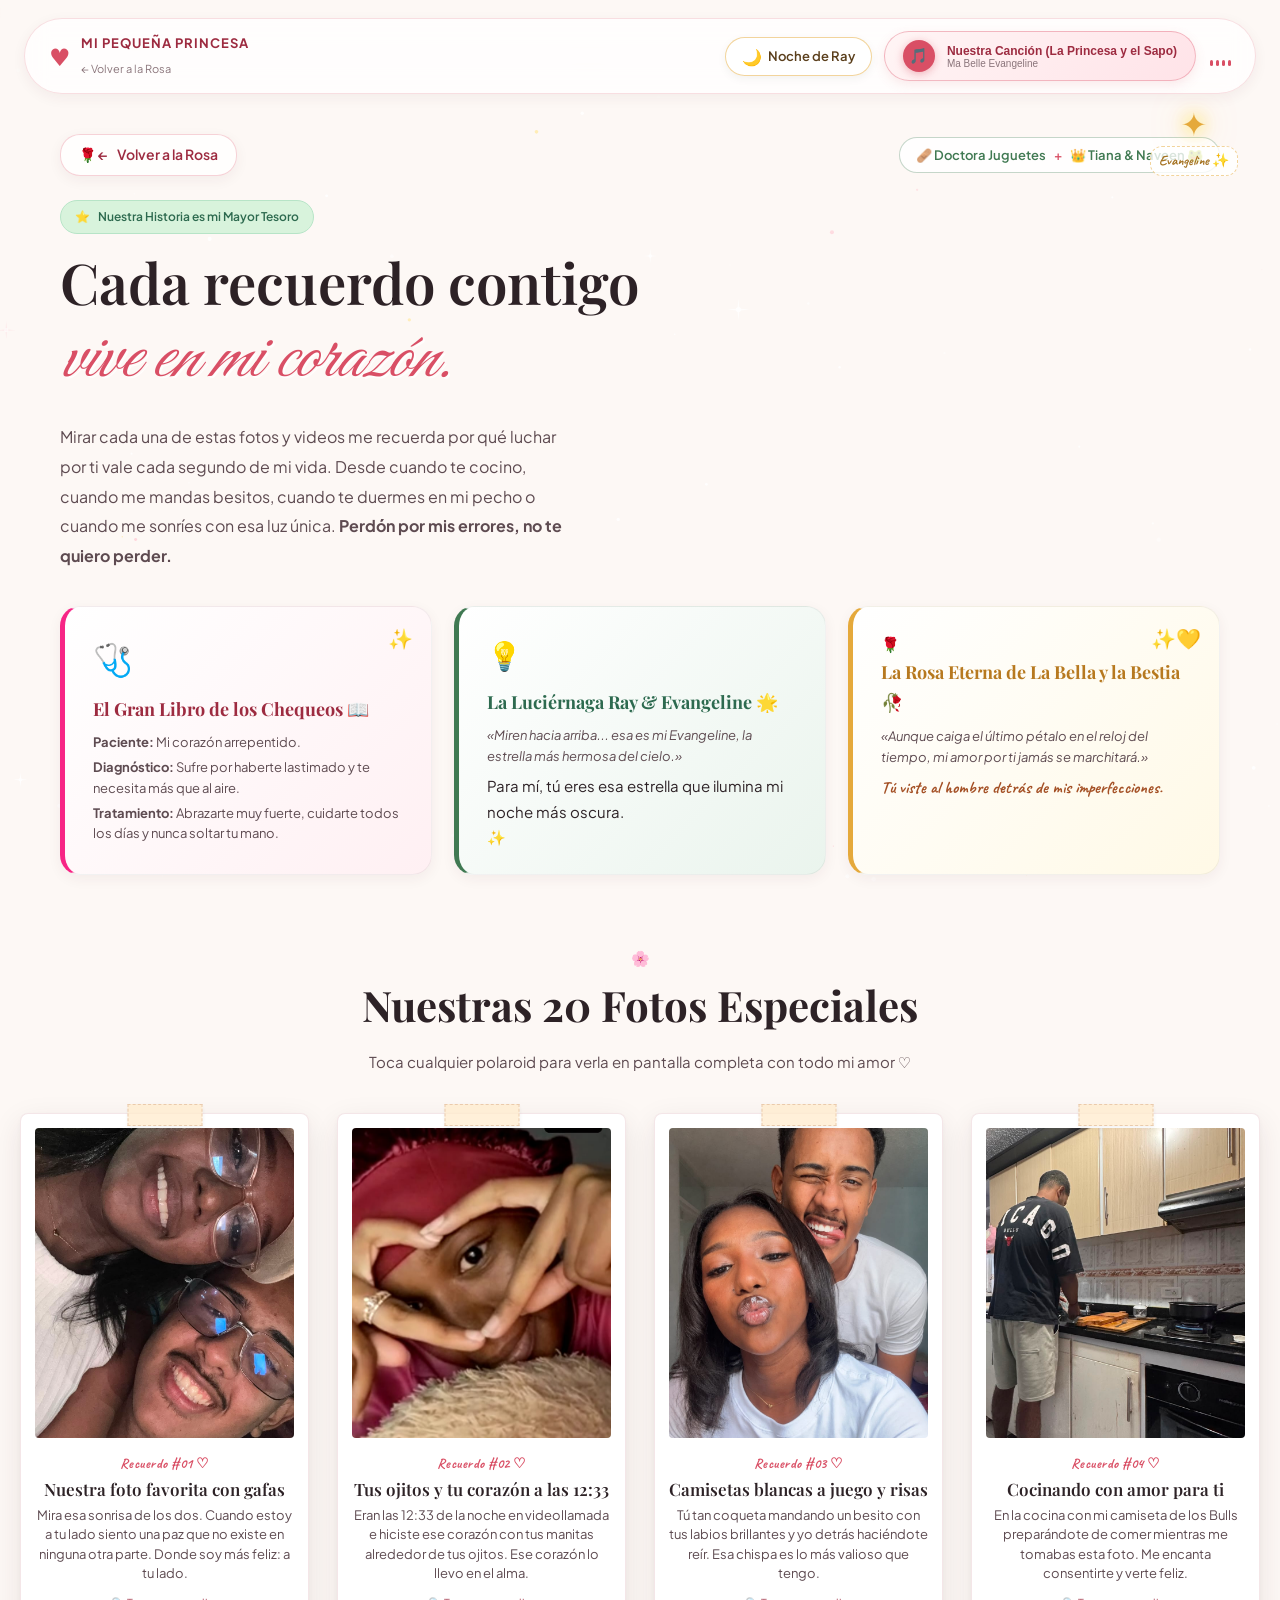
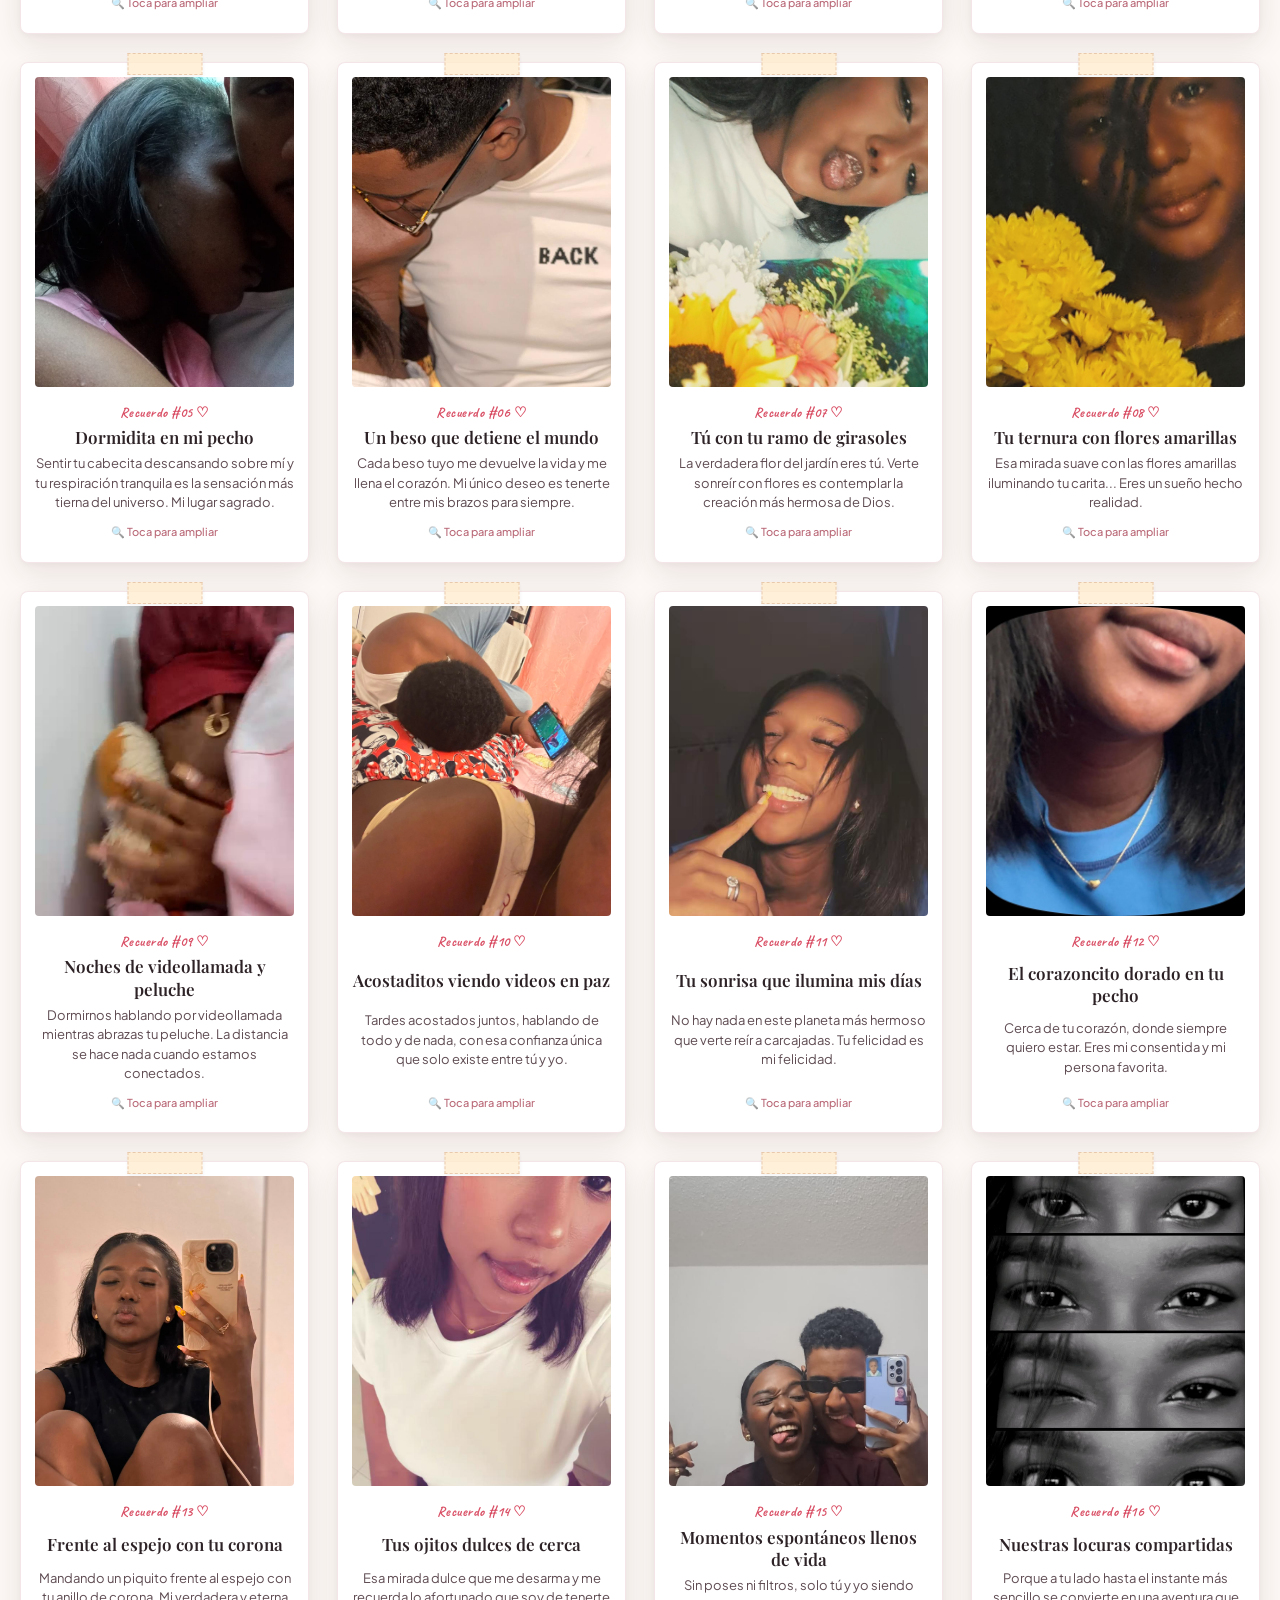
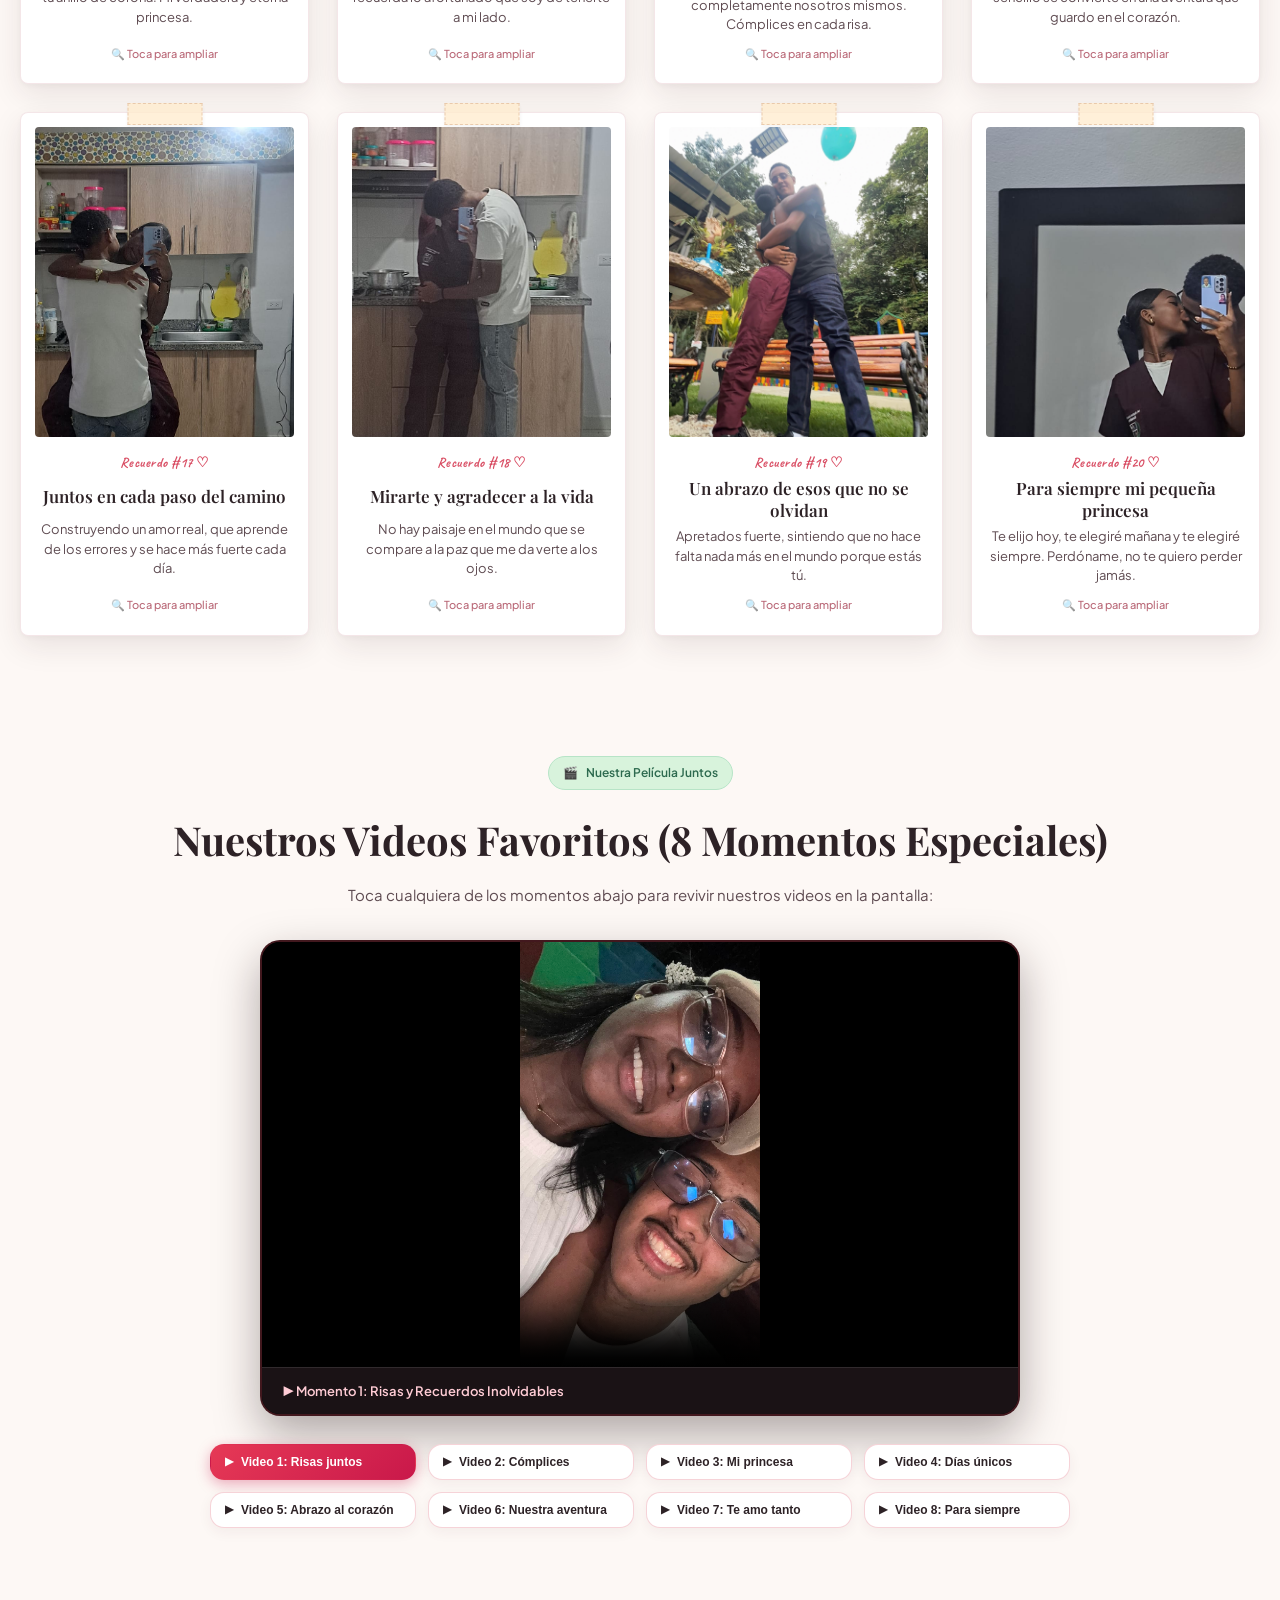
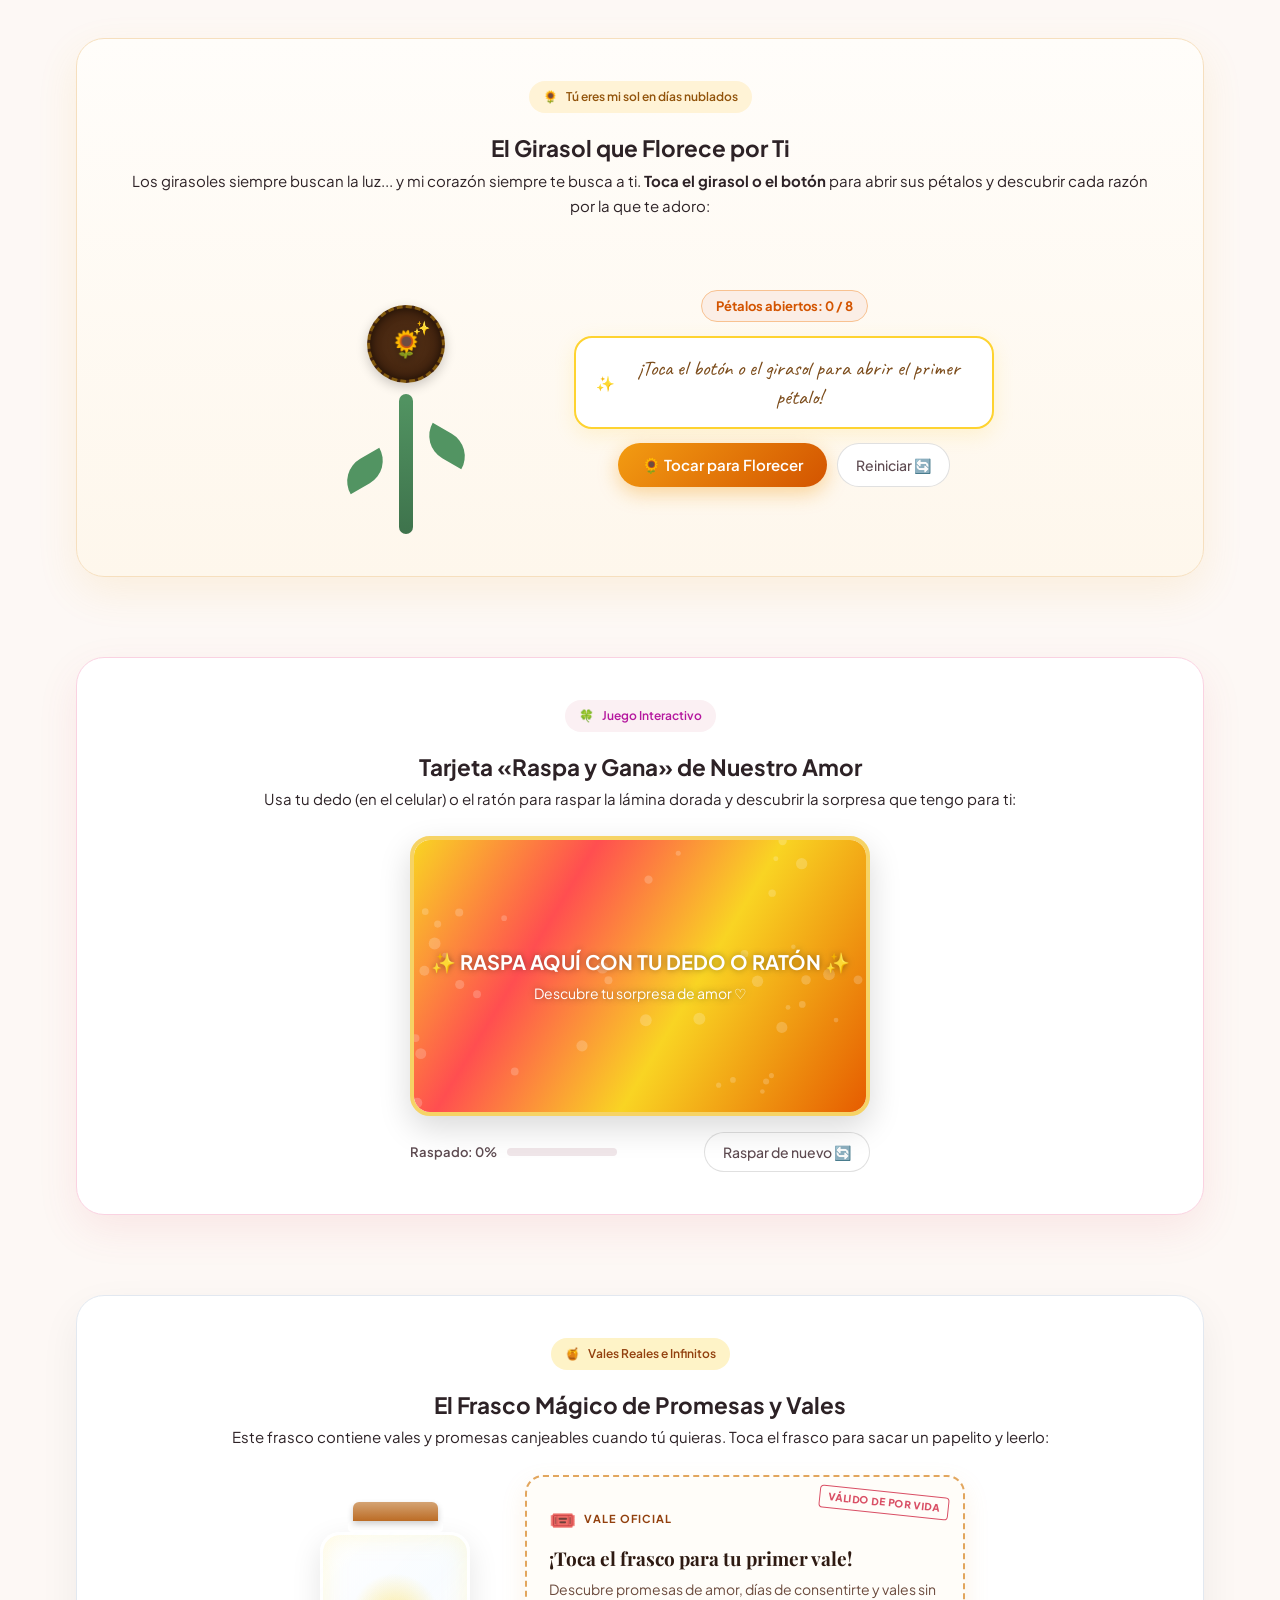
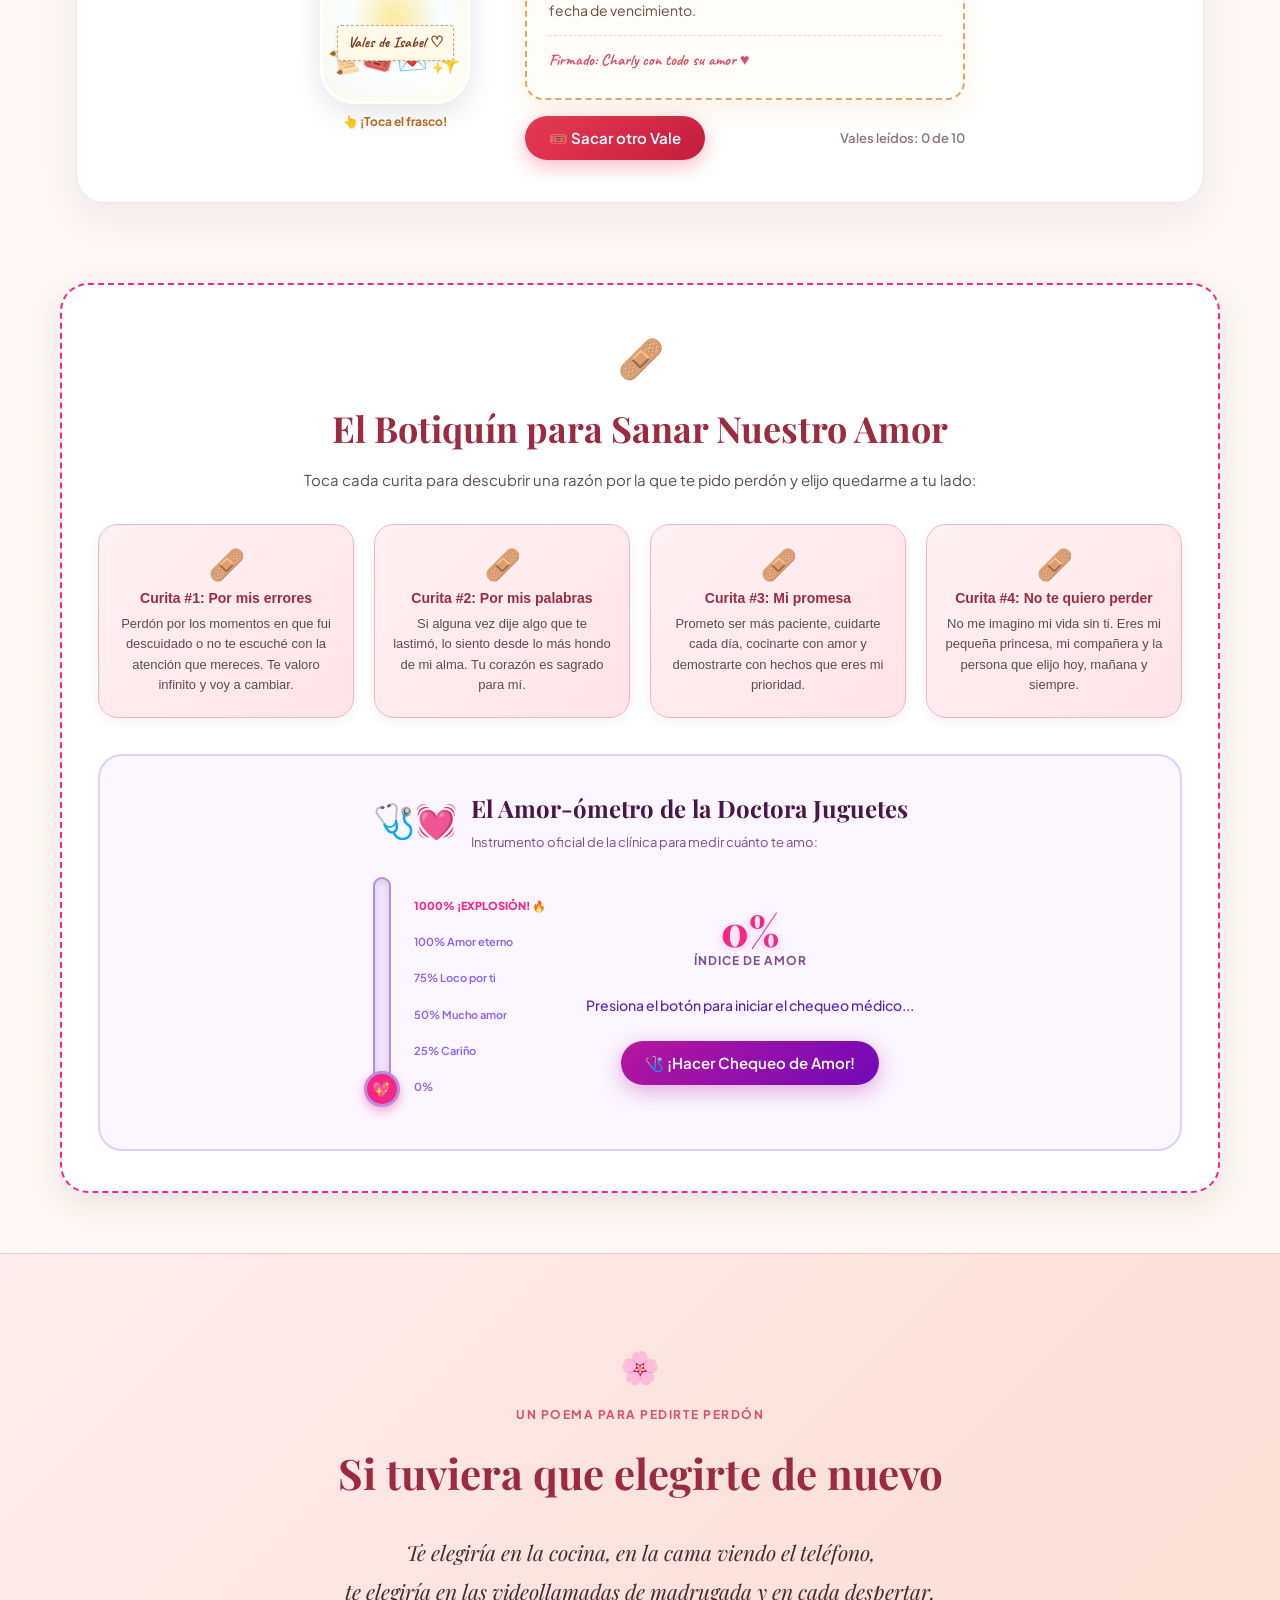
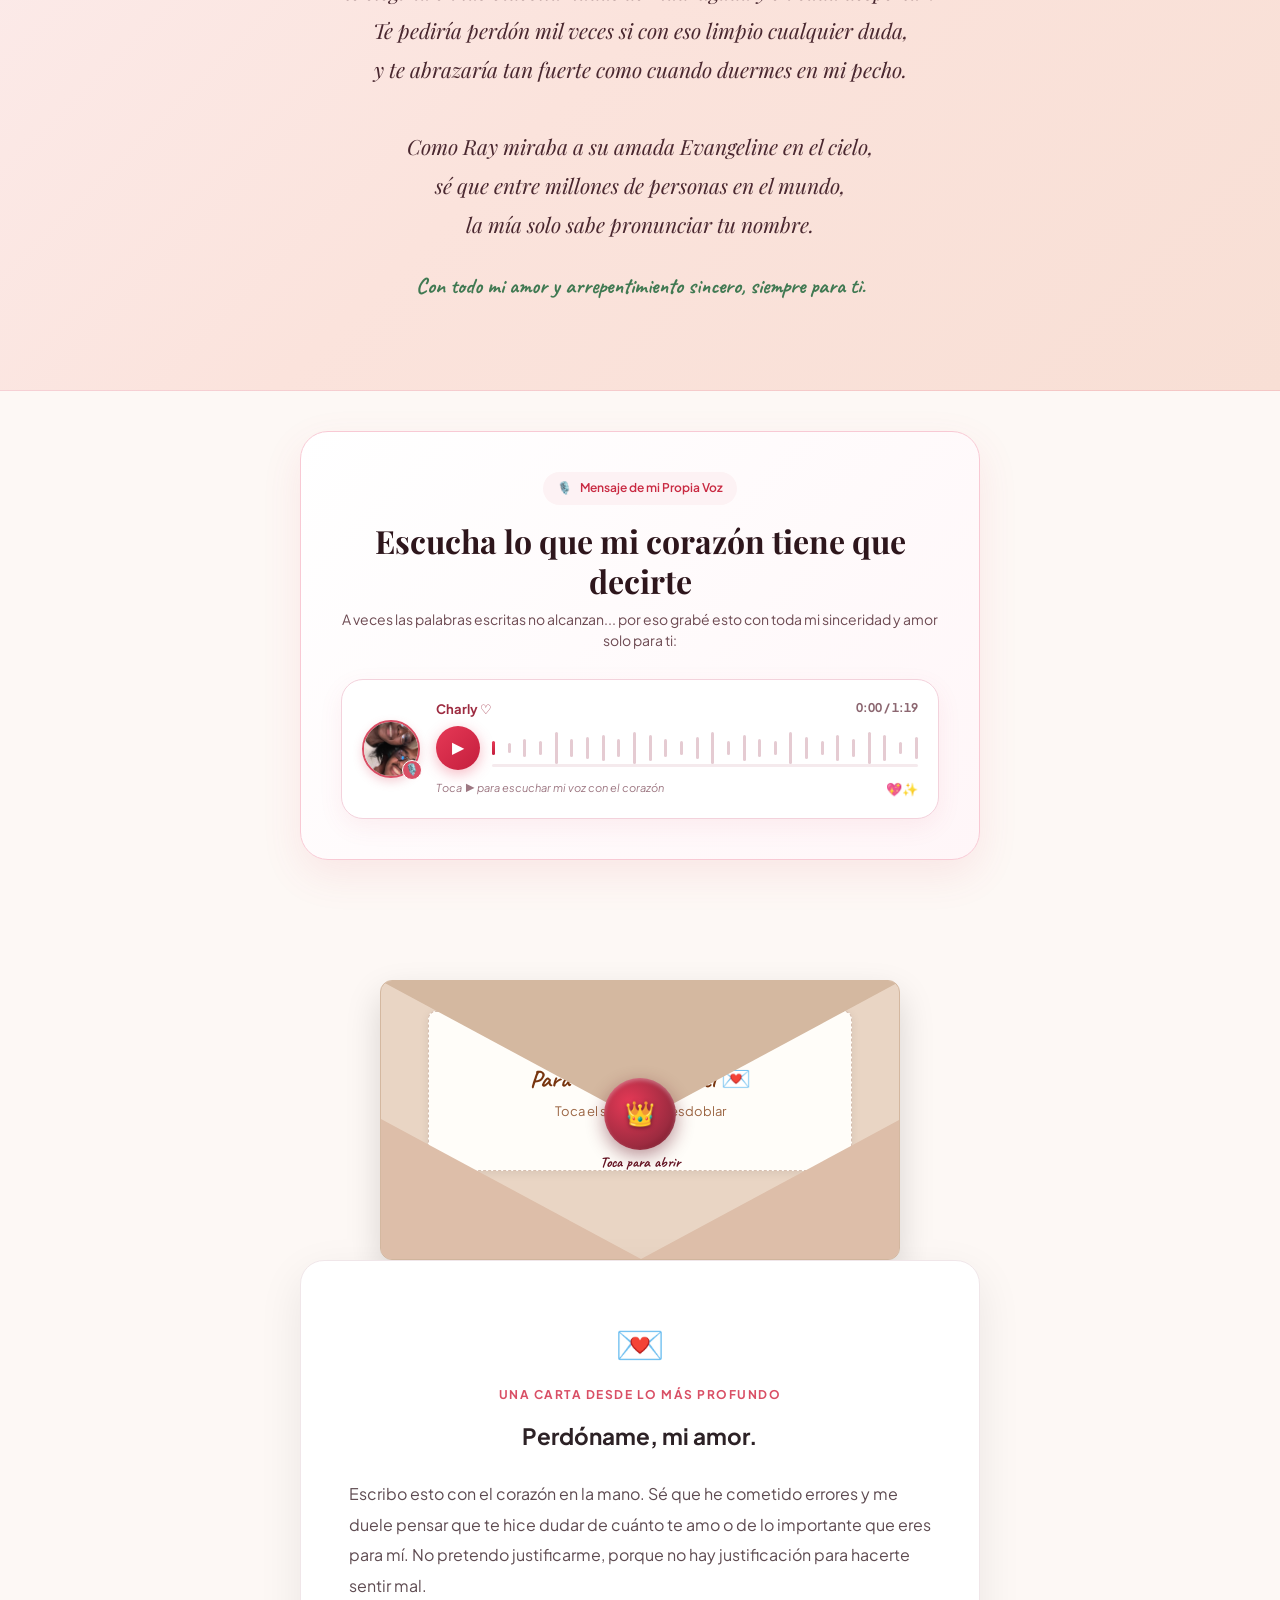
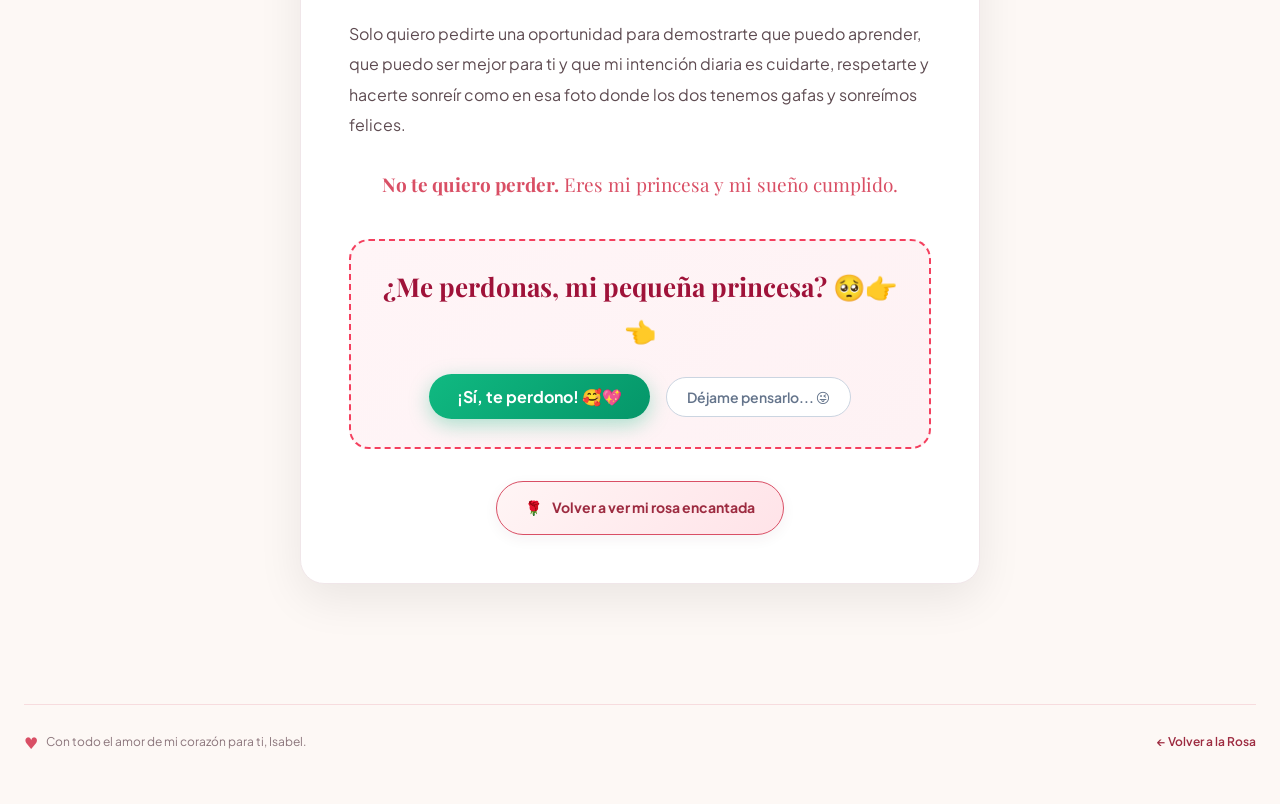
<file: recuerdos.html>
<!doctype html>
<html lang="es">
<head>
  <meta charset="utf-8">
  <meta name="viewport" content="width=device-width, initial-scale=1">
  <meta name="theme-color" content="#fcf3ef">
  <meta name="description" content="Nuestros recuerdos más bonitos, fotos, videos y una promesa de cuidar lo que somos.">
  <title>Nuestros Recuerdos | Charly & Isabel</title>
  <link rel="preconnect" href="https://fonts.googleapis.com">
  <link rel="preconnect" href="https://fonts.gstatic.com" crossorigin>
  <link href="https://fonts.googleapis.com/css2?family=Caveat:wght@600;700&family=Great+Vibes&family=Playfair+Display:ital,wght@0,400;0,600;0,700;1,400;1,600&family=Plus+Jakarta+Sans:wght@300;400;500;600;700&display=swap" rel="stylesheet">
  <link rel="stylesheet" href="styles.css">
  <script src="script.js" defer></script>
</head>
<body class="memories-page">
  <!-- Fondo dinámico de luciérnagas de Ray y pétalos de rosa -->
  <canvas id="ambient-canvas" class="ambient-canvas" aria-hidden="true"></canvas>

  <!-- Efectos de Modo Noche: Ray volando y halo de linterna mágica -->
  <div id="flashlight-halo" class="flashlight-halo" aria-hidden="true"></div>
  <div id="flying-ray" class="flying-ray" aria-hidden="true">
    <div class="ray-glow-aura"></div>
    <span class="ray-sprite">✨💡</span>
  </div>

  <!-- Estrella Evangeline -->
  <div class="evangeline-star" title="Evangeline, la estrella más brillante" aria-hidden="true">
    <span class="star-sparkle">✦</span>
    <span class="star-caption">Evangeline ✨</span>
  </div>

  <!-- Barra de navegación superior -->
  <header class="topbar">
    <a class="wordmark" href="index.html" aria-label="Volver a la flor">
      <span class="wordmark-heart">♥</span>
      <div class="wordmark-text">
        <strong>MI PEQUEÑA PRINCESA</strong>
        <span>← Volver a la Rosa</span>
      </div>
    </a>

    <div class="topbar-actions">
      <!-- Botón de Modo Noche de Luciérnagas / Ray (Opción 4) -->
      <button class="night-mode-toggle" id="night-mode-btn" type="button" aria-label="Activar Modo Noche de Ray" title="Activar noche mágica en el pantano con Ray">
        <span class="toggle-icon">🌙</span>
        <span class="toggle-text">Noche de Ray</span>
      </button>

      <div class="music-player-bar">
        <button class="music-button" type="button" data-music-toggle aria-label="Reproducir nuestra canción" title="Reproducir música romántica">
          <span class="music-disc" aria-hidden="true">
            <span class="music-note-icon">🎵</span>
          </span>
          <div class="music-info">
            <span class="music-title-text" data-music-label>Nuestra Canción (La Princesa y el Sapo)</span>
            <span class="music-status-sub">Ma Belle Evangeline</span>
          </div>
        </button>
        <div class="audio-waves" aria-hidden="true">
          <span></span><span></span><span></span><span></span>
        </div>
      </div>
    </div>
  </header>

  <main>
    <!-- Encabezado de la Página de Recuerdos -->
    <section class="memory-heading layout-wrap">
      <div class="header-nav-row">
        <a class="back-link" href="index.html">
          <span class="back-icon" aria-hidden="true">🌹 ←</span> Volver a la Rosa
        </a>
        <div class="characters-floating-badge">
          <span class="char-icon" title="Doctora Juguetes">🩹 Doctora Juguetes</span>
          <span class="char-sep">+</span>
          <span class="char-icon" title="La Princesa y el Sapo">👑 Tiana & Naveen 🐸</span>
        </div>
      </div>

      <div class="memory-title-box">
        <div class="cute-badge sapo-badge">
          <span class="badge-icon">⭐</span>
          <span>Nuestra Historia es mi Mayor Tesoro</span>
        </div>
        <h1 class="main-title">
          Cada recuerdo contigo<br>
          <em class="title-accent">vive en mi corazón.</em>
        </h1>
        <p class="intro">
          Mirar cada una de estas fotos y videos me recuerda por qué luchar por ti vale cada segundo de mi vida. Desde cuando te cocino, cuando me mandas besitos, cuando te duermes en mi pecho o cuando me sonríes con esa luz única. <strong>Perdón por mis errores, no te quiero perder.</strong>
        </p>
      </div>

      <!-- Personajes animados: Doctora Juguetes y La Princesa y el Sapo -->
      <div class="magical-duo-banner" aria-label="Decoración animada de personajes">
        <!-- Personaje 1: El Gran Chequeo del Amor (Doctora Juguetes) -->
        <div class="char-card doc-box">
          <div class="doc-icon-pulse">🩺</div>
          <div class="doc-card-body">
            <h3>El Gran Libro de los Chequeos 📖</h3>
            <p><strong>Paciente:</strong> Mi corazón arrepentido.</p>
            <p><strong>Diagnóstico:</strong> Sufre por haberte lastimado y te necesita más que al aire.</p>
            <p><strong>Tratamiento:</strong> Abrazarte muy fuerte, cuidarte todos los días y nunca soltar tu mano.</p>
          </div>
          <span class="sparkle-doc">✨</span>
        </div>

        <!-- Personaje 2: Ray y Evangeline (La Princesa y el Sapo) -->
        <div class="char-card bayou-box">
          <div class="ray-mini-glow">
            <span class="firefly-emoji">💡</span>
          </div>
          <div class="bayou-card-body">
            <h3>La Luciérnaga Ray & Evangeline 🌟</h3>
            <p class="bayou-quote">«Miren hacia arriba... esa es mi Evangeline, la estrella más hermosa del cielo.»</p>
            <span class="ray-note">Para mí, tú eres esa estrella que ilumina mi noche más oscura.</span>
          </div>
          <span class="sparkle-bayou">✨</span>
        </div>

        <!-- Personaje 3: La Rosa Encantada -->
        <div class="char-card beauty-box">
          <div class="rose-mini-icon">
            <span class="rose-emoji">🌹</span>
          </div>
          <div class="beauty-card-body">
            <h3>La Rosa Eterna de La Bella y la Bestia 🥀</h3>
            <p class="bayou-quote">«Aunque caiga el último pétalo en el reloj del tiempo, mi amor por ti jamás se marchitará.»</p>
            <span class="beauty-note">Tú viste al hombre detrás de mis imperfecciones.</span>
          </div>
          <span class="sparkle-rose">✨💛</span>
        </div>
      </div>
    </section>

    <!-- ÁLBUM COMPLETO CON TODAS LAS 20 FOTOS REALES (DISEÑO POLAROID CENTRADO) -->
    <section class="photos-album-section" aria-label="Todas nuestras fotos juntos">
      <div class="section-title-center">
        <span class="tiny-flower">🌸</span>
        <h2 class="album-section-title">Nuestras 20 Fotos Especiales</h2>
        <p class="album-section-sub">Toca cualquier polaroid para verla en pantalla completa con todo mi amor ♡</p>
      </div>

      <div class="photos-album-grid">

        <article class="polaroid-card" data-full="assets/foto-8.jpg" data-caption="Nuestra foto favorita con gafas — Mira esa sonrisa de los dos. Cuando estoy a tu lado siento una paz que no existe en ninguna otra parte. Donde soy más feliz: a tu lado.">
          <div class="polaroid-tape" aria-hidden="true"></div>
          <div class="polaroid-img-wrap">
            <img src="assets/foto-8.jpg" alt="Nuestra foto favorita con gafas" loading="lazy">
          </div>
          <div class="polaroid-content">
            <span class="polaroid-num-badge">Recuerdo #01 ♡</span>
            <h3 class="polaroid-title">Nuestra foto favorita con gafas</h3>
            <p class="polaroid-desc">Mira esa sonrisa de los dos. Cuando estoy a tu lado siento una paz que no existe en ninguna otra parte. Donde soy más feliz: a tu lado.</p>
            <span class="zoom-hint">🔍 Toca para ampliar</span>
          </div>
        </article>

        <article class="polaroid-card" data-full="assets/foto-2.jpg" data-caption="Tus ojitos y tu corazón a las 12:33 — Eran las 12:33 de la noche en videollamada e hiciste ese corazón con tus manitas alrededor de tus ojitos. Ese corazón lo llevo en el alma.">
          <div class="polaroid-tape" aria-hidden="true"></div>
          <div class="polaroid-img-wrap">
            <img src="assets/foto-2.jpg" alt="Tus ojitos y tu corazón a las 12:33" loading="lazy">
          </div>
          <div class="polaroid-content">
            <span class="polaroid-num-badge">Recuerdo #02 ♡</span>
            <h3 class="polaroid-title">Tus ojitos y tu corazón a las 12:33</h3>
            <p class="polaroid-desc">Eran las 12:33 de la noche en videollamada e hiciste ese corazón con tus manitas alrededor de tus ojitos. Ese corazón lo llevo en el alma.</p>
            <span class="zoom-hint">🔍 Toca para ampliar</span>
          </div>
        </article>

        <article class="polaroid-card" data-full="assets/foto-5.jpg" data-caption="Camisetas blancas a juego y risas — Tú tan coqueta mandando un besito con tus labios brillantes y yo detrás haciéndote reír. Esa chispa es lo más valioso que tengo.">
          <div class="polaroid-tape" aria-hidden="true"></div>
          <div class="polaroid-img-wrap">
            <img src="assets/foto-5.jpg" alt="Camisetas blancas a juego y risas" loading="lazy">
          </div>
          <div class="polaroid-content">
            <span class="polaroid-num-badge">Recuerdo #03 ♡</span>
            <h3 class="polaroid-title">Camisetas blancas a juego y risas</h3>
            <p class="polaroid-desc">Tú tan coqueta mandando un besito con tus labios brillantes y yo detrás haciéndote reír. Esa chispa es lo más valioso que tengo.</p>
            <span class="zoom-hint">🔍 Toca para ampliar</span>
          </div>
        </article>

        <article class="polaroid-card" data-full="assets/foto-4.jpg" data-caption="Cocinando con amor para ti — En la cocina con mi camiseta de los Bulls preparándote de comer mientras me tomabas esta foto. Me encanta consentirte y verte feliz.">
          <div class="polaroid-tape" aria-hidden="true"></div>
          <div class="polaroid-img-wrap">
            <img src="assets/foto-4.jpg" alt="Cocinando con amor para ti" loading="lazy">
          </div>
          <div class="polaroid-content">
            <span class="polaroid-num-badge">Recuerdo #04 ♡</span>
            <h3 class="polaroid-title">Cocinando con amor para ti</h3>
            <p class="polaroid-desc">En la cocina con mi camiseta de los Bulls preparándote de comer mientras me tomabas esta foto. Me encanta consentirte y verte feliz.</p>
            <span class="zoom-hint">🔍 Toca para ampliar</span>
          </div>
        </article>

        <article class="polaroid-card" data-full="assets/foto-9.jpg" data-caption="Dormidita en mi pecho — Sentir tu cabecita descansando sobre mí y tu respiración tranquila es la sensación más tierna del universo. Mi lugar sagrado.">
          <div class="polaroid-tape" aria-hidden="true"></div>
          <div class="polaroid-img-wrap">
            <img src="assets/foto-9.jpg" alt="Dormidita en mi pecho" loading="lazy">
          </div>
          <div class="polaroid-content">
            <span class="polaroid-num-badge">Recuerdo #05 ♡</span>
            <h3 class="polaroid-title">Dormidita en mi pecho</h3>
            <p class="polaroid-desc">Sentir tu cabecita descansando sobre mí y tu respiración tranquila es la sensación más tierna del universo. Mi lugar sagrado.</p>
            <span class="zoom-hint">🔍 Toca para ampliar</span>
          </div>
        </article>

        <article class="polaroid-card" data-full="assets/foto-7.jpg" data-caption="Un beso que detiene el mundo — Cada beso tuyo me devuelve la vida y me llena el corazón. Mi único deseo es tenerte entre mis brazos para siempre.">
          <div class="polaroid-tape" aria-hidden="true"></div>
          <div class="polaroid-img-wrap">
            <img src="assets/foto-7.jpg" alt="Un beso que detiene el mundo" loading="lazy">
          </div>
          <div class="polaroid-content">
            <span class="polaroid-num-badge">Recuerdo #06 ♡</span>
            <h3 class="polaroid-title">Un beso que detiene el mundo</h3>
            <p class="polaroid-desc">Cada beso tuyo me devuelve la vida y me llena el corazón. Mi único deseo es tenerte entre mis brazos para siempre.</p>
            <span class="zoom-hint">🔍 Toca para ampliar</span>
          </div>
        </article>

        <article class="polaroid-card" data-full="assets/foto-10.jpg" data-caption="Tú con tu ramo de girasoles — La verdadera flor del jardín eres tú. Verte sonreír con flores es contemplar la creación más hermosa de Dios.">
          <div class="polaroid-tape" aria-hidden="true"></div>
          <div class="polaroid-img-wrap">
            <img src="assets/foto-10.jpg" alt="Tú con tu ramo de girasoles" loading="lazy">
          </div>
          <div class="polaroid-content">
            <span class="polaroid-num-badge">Recuerdo #07 ♡</span>
            <h3 class="polaroid-title">Tú con tu ramo de girasoles</h3>
            <p class="polaroid-desc">La verdadera flor del jardín eres tú. Verte sonreír con flores es contemplar la creación más hermosa de Dios.</p>
            <span class="zoom-hint">🔍 Toca para ampliar</span>
          </div>
        </article>

        <article class="polaroid-card" data-full="assets/foto-6.jpg" data-caption="Tu ternura con flores amarillas — Esa mirada suave con las flores amarillas iluminando tu carita... Eres un sueño hecho realidad.">
          <div class="polaroid-tape" aria-hidden="true"></div>
          <div class="polaroid-img-wrap">
            <img src="assets/foto-6.jpg" alt="Tu ternura con flores amarillas" loading="lazy">
          </div>
          <div class="polaroid-content">
            <span class="polaroid-num-badge">Recuerdo #08 ♡</span>
            <h3 class="polaroid-title">Tu ternura con flores amarillas</h3>
            <p class="polaroid-desc">Esa mirada suave con las flores amarillas iluminando tu carita... Eres un sueño hecho realidad.</p>
            <span class="zoom-hint">🔍 Toca para ampliar</span>
          </div>
        </article>

        <article class="polaroid-card" data-full="assets/foto-1.jpg" data-caption="Noches de videollamada y peluche — Dormirnos hablando por videollamada mientras abrazas tu peluche. La distancia se hace nada cuando estamos conectados.">
          <div class="polaroid-tape" aria-hidden="true"></div>
          <div class="polaroid-img-wrap">
            <img src="assets/foto-1.jpg" alt="Noches de videollamada y peluche" loading="lazy">
          </div>
          <div class="polaroid-content">
            <span class="polaroid-num-badge">Recuerdo #09 ♡</span>
            <h3 class="polaroid-title">Noches de videollamada y peluche</h3>
            <p class="polaroid-desc">Dormirnos hablando por videollamada mientras abrazas tu peluche. La distancia se hace nada cuando estamos conectados.</p>
            <span class="zoom-hint">🔍 Toca para ampliar</span>
          </div>
        </article>

        <article class="polaroid-card" data-full="assets/foto-3.jpg" data-caption="Acostaditos viendo videos en paz — Tardes acostados juntos, hablando de todo y de nada, con esa confianza única que solo existe entre tú y yo.">
          <div class="polaroid-tape" aria-hidden="true"></div>
          <div class="polaroid-img-wrap">
            <img src="assets/foto-3.jpg" alt="Acostaditos viendo videos en paz" loading="lazy">
          </div>
          <div class="polaroid-content">
            <span class="polaroid-num-badge">Recuerdo #10 ♡</span>
            <h3 class="polaroid-title">Acostaditos viendo videos en paz</h3>
            <p class="polaroid-desc">Tardes acostados juntos, hablando de todo y de nada, con esa confianza única que solo existe entre tú y yo.</p>
            <span class="zoom-hint">🔍 Toca para ampliar</span>
          </div>
        </article>

        <article class="polaroid-card" data-full="assets/foto-11.jpg" data-caption="Tu sonrisa que ilumina mis días — No hay nada en este planeta más hermoso que verte reír a carcajadas. Tu felicidad es mi felicidad.">
          <div class="polaroid-tape" aria-hidden="true"></div>
          <div class="polaroid-img-wrap">
            <img src="assets/foto-11.jpg" alt="Tu sonrisa que ilumina mis días" loading="lazy">
          </div>
          <div class="polaroid-content">
            <span class="polaroid-num-badge">Recuerdo #11 ♡</span>
            <h3 class="polaroid-title">Tu sonrisa que ilumina mis días</h3>
            <p class="polaroid-desc">No hay nada en este planeta más hermoso que verte reír a carcajadas. Tu felicidad es mi felicidad.</p>
            <span class="zoom-hint">🔍 Toca para ampliar</span>
          </div>
        </article>

        <article class="polaroid-card" data-full="assets/foto-12.jpg" data-caption="El corazoncito dorado en tu pecho — Cerca de tu corazón, donde siempre quiero estar. Eres mi consentida y mi persona favorita.">
          <div class="polaroid-tape" aria-hidden="true"></div>
          <div class="polaroid-img-wrap">
            <img src="assets/foto-12.jpg" alt="El corazoncito dorado en tu pecho" loading="lazy">
          </div>
          <div class="polaroid-content">
            <span class="polaroid-num-badge">Recuerdo #12 ♡</span>
            <h3 class="polaroid-title">El corazoncito dorado en tu pecho</h3>
            <p class="polaroid-desc">Cerca de tu corazón, donde siempre quiero estar. Eres mi consentida y mi persona favorita.</p>
            <span class="zoom-hint">🔍 Toca para ampliar</span>
          </div>
        </article>

        <article class="polaroid-card" data-full="assets/foto-13.jpg" data-caption="Frente al espejo con tu corona — Mandando un piquito frente al espejo con tu anillo de corona. Mi verdadera y eterna princesa.">
          <div class="polaroid-tape" aria-hidden="true"></div>
          <div class="polaroid-img-wrap">
            <img src="assets/foto-13.jpg" alt="Frente al espejo con tu corona" loading="lazy">
          </div>
          <div class="polaroid-content">
            <span class="polaroid-num-badge">Recuerdo #13 ♡</span>
            <h3 class="polaroid-title">Frente al espejo con tu corona</h3>
            <p class="polaroid-desc">Mandando un piquito frente al espejo con tu anillo de corona. Mi verdadera y eterna princesa.</p>
            <span class="zoom-hint">🔍 Toca para ampliar</span>
          </div>
        </article>

        <article class="polaroid-card" data-full="assets/foto-14.jpg" data-caption="Tus ojitos dulces de cerca — Esa mirada dulce que me desarma y me recuerda lo afortunado que soy de tenerte a mi lado.">
          <div class="polaroid-tape" aria-hidden="true"></div>
          <div class="polaroid-img-wrap">
            <img src="assets/foto-14.jpg" alt="Tus ojitos dulces de cerca" loading="lazy">
          </div>
          <div class="polaroid-content">
            <span class="polaroid-num-badge">Recuerdo #14 ♡</span>
            <h3 class="polaroid-title">Tus ojitos dulces de cerca</h3>
            <p class="polaroid-desc">Esa mirada dulce que me desarma y me recuerda lo afortunado que soy de tenerte a mi lado.</p>
            <span class="zoom-hint">🔍 Toca para ampliar</span>
          </div>
        </article>

        <article class="polaroid-card" data-full="assets/foto-15.jpg" data-caption="Momentos espontáneos llenos de vida — Sin poses ni filtros, solo tú y yo siendo completamente nosotros mismos. Cómplices en cada risa.">
          <div class="polaroid-tape" aria-hidden="true"></div>
          <div class="polaroid-img-wrap">
            <img src="assets/foto-15.jpg" alt="Momentos espontáneos llenos de vida" loading="lazy">
          </div>
          <div class="polaroid-content">
            <span class="polaroid-num-badge">Recuerdo #15 ♡</span>
            <h3 class="polaroid-title">Momentos espontáneos llenos de vida</h3>
            <p class="polaroid-desc">Sin poses ni filtros, solo tú y yo siendo completamente nosotros mismos. Cómplices en cada risa.</p>
            <span class="zoom-hint">🔍 Toca para ampliar</span>
          </div>
        </article>

        <article class="polaroid-card" data-full="assets/foto-16.jpg" data-caption="Nuestras locuras compartidas — Porque a tu lado hasta el instante más sencillo se convierte en una aventura que guardo en el corazón.">
          <div class="polaroid-tape" aria-hidden="true"></div>
          <div class="polaroid-img-wrap">
            <img src="assets/foto-16.jpg" alt="Nuestras locuras compartidas" loading="lazy">
          </div>
          <div class="polaroid-content">
            <span class="polaroid-num-badge">Recuerdo #16 ♡</span>
            <h3 class="polaroid-title">Nuestras locuras compartidas</h3>
            <p class="polaroid-desc">Porque a tu lado hasta el instante más sencillo se convierte en una aventura que guardo en el corazón.</p>
            <span class="zoom-hint">🔍 Toca para ampliar</span>
          </div>
        </article>

        <article class="polaroid-card" data-full="assets/foto-17.jpg" data-caption="Juntos en cada paso del camino — Construyendo un amor real, que aprende de los errores y se hace más fuerte cada día.">
          <div class="polaroid-tape" aria-hidden="true"></div>
          <div class="polaroid-img-wrap">
            <img src="assets/foto-17.jpg" alt="Juntos en cada paso del camino" loading="lazy">
          </div>
          <div class="polaroid-content">
            <span class="polaroid-num-badge">Recuerdo #17 ♡</span>
            <h3 class="polaroid-title">Juntos en cada paso del camino</h3>
            <p class="polaroid-desc">Construyendo un amor real, que aprende de los errores y se hace más fuerte cada día.</p>
            <span class="zoom-hint">🔍 Toca para ampliar</span>
          </div>
        </article>

        <article class="polaroid-card" data-full="assets/foto-18.jpg" data-caption="Mirarte y agradecer a la vida — No hay paisaje en el mundo que se compare a la paz que me da verte a los ojos.">
          <div class="polaroid-tape" aria-hidden="true"></div>
          <div class="polaroid-img-wrap">
            <img src="assets/foto-18.jpg" alt="Mirarte y agradecer a la vida" loading="lazy">
          </div>
          <div class="polaroid-content">
            <span class="polaroid-num-badge">Recuerdo #18 ♡</span>
            <h3 class="polaroid-title">Mirarte y agradecer a la vida</h3>
            <p class="polaroid-desc">No hay paisaje en el mundo que se compare a la paz que me da verte a los ojos.</p>
            <span class="zoom-hint">🔍 Toca para ampliar</span>
          </div>
        </article>

        <article class="polaroid-card" data-full="assets/foto-19.jpg" data-caption="Un abrazo de esos que no se olvidan — Apretados fuerte, sintiendo que no hace falta nada más en el mundo porque estás tú.">
          <div class="polaroid-tape" aria-hidden="true"></div>
          <div class="polaroid-img-wrap">
            <img src="assets/foto-19.jpg" alt="Un abrazo de esos que no se olvidan" loading="lazy">
          </div>
          <div class="polaroid-content">
            <span class="polaroid-num-badge">Recuerdo #19 ♡</span>
            <h3 class="polaroid-title">Un abrazo de esos que no se olvidan</h3>
            <p class="polaroid-desc">Apretados fuerte, sintiendo que no hace falta nada más en el mundo porque estás tú.</p>
            <span class="zoom-hint">🔍 Toca para ampliar</span>
          </div>
        </article>

        <article class="polaroid-card" data-full="assets/foto-20.jpg" data-caption="Para siempre mi pequeña princesa — Te elijo hoy, te elegiré mañana y te elegiré siempre. Perdóname, no te quiero perder jamás.">
          <div class="polaroid-tape" aria-hidden="true"></div>
          <div class="polaroid-img-wrap">
            <img src="assets/foto-20.jpg" alt="Para siempre mi pequeña princesa" loading="lazy">
          </div>
          <div class="polaroid-content">
            <span class="polaroid-num-badge">Recuerdo #20 ♡</span>
            <h3 class="polaroid-title">Para siempre mi pequeña princesa</h3>
            <p class="polaroid-desc">Te elijo hoy, te elegiré mañana y te elegiré siempre. Perdóname, no te quiero perder jamás.</p>
            <span class="zoom-hint">🔍 Toca para ampliar</span>
          </div>
        </article>
      </div>
    </section>

    <!-- SECCIÓN DE NUESTROS VIDEOS JUNTOS (8 VIDEOS) -->
    <section class="video-cinema-section layout-wrap">
      <div class="cinema-header">
        <div class="cute-badge sapo-badge">
          <span class="badge-icon">🎬</span>
          <span>Nuestra Película Juntos</span>
        </div>
        <h2>Nuestros Videos Favoritos (8 Momentos Especiales)</h2>
        <p>Toca cualquiera de los momentos abajo para revivir nuestros videos en la pantalla:</p>
      </div>

      <div class="cinema-player-card">
        <div class="cinema-screen">
          <video id="main-memory-video" class="cinema-video-elem" controls preload="metadata" poster="assets/foto-8.jpg" playsinline>
            <source src="assets/video-1.mp4" type="video/mp4">
            Tu navegador no soporta el video.
          </video>
        </div>
        <div class="cinema-controls-bar">
          <span id="current-video-title" class="video-now-playing">▶ Momento 1: Risas y Recuerdos Inolvidables</span>
        </div>
      </div>

      <!-- Lista de los 8 videos interactivos -->
      <div class="video-playlist-grid">
        <button class="video-chip active" type="button" data-video-src="assets/video-1.mp4" data-video-title="Momento 1: Risas y Recuerdos Inolvidables">
          <span class="chip-play">▶</span>
          <span class="chip-text">Video 1: Risas juntos</span>
        </button>
        <button class="video-chip" type="button" data-video-src="assets/video-2.mp4" data-video-title="Momento 2: Cómplices siempre">
          <span class="chip-play">▶</span>
          <span class="chip-text">Video 2: Cómplices</span>
        </button>
        <button class="video-chip" type="button" data-video-src="assets/video-3.mp4" data-video-title="Momento 3: Mi pequeña princesa">
          <span class="chip-play">▶</span>
          <span class="chip-text">Video 3: Mi princesa</span>
        </button>
        <button class="video-chip" type="button" data-video-src="assets/video-4.mp4" data-video-title="Momento 4: Días inolvidables a tu lado">
          <span class="chip-play">▶</span>
          <span class="chip-text">Video 4: Días únicos</span>
        </button>
        <button class="video-chip" type="button" data-video-src="assets/video-5.mp4" data-video-title="Momento 5: Un abrazo directo al corazón">
          <span class="chip-play">▶</span>
          <span class="chip-text">Video 5: Abrazo al corazón</span>
        </button>
        <button class="video-chip" type="button" data-video-src="assets/video-6.mp4" data-video-title="Momento 6: Nuestra gran aventura">
          <span class="chip-play">▶</span>
          <span class="chip-text">Video 6: Nuestra aventura</span>
        </button>
        <button class="video-chip" type="button" data-video-src="assets/video-7.mp4" data-video-title="Momento 7: Te amo con todo mi ser">
          <span class="chip-play">▶</span>
          <span class="chip-text">Video 7: Te amo tanto</span>
        </button>
        <button class="video-chip" type="button" data-video-src="assets/video-8.mp4" data-video-title="Momento 8: Para toda la vida">
          <span class="chip-play">▶</span>
          <span class="chip-text">Video 8: Para siempre</span>
        </button>
      </div>
    </section>

    <!-- SECCIÓN 5: GIRASOL QUE FLORECE (INTERACTIVO) -->
    <section class="sunflower-interactive-section layout-wrap" id="girasol-section" aria-label="Girasol que florece con amor">
      <div class="sunflower-card-box">
        <div class="cute-badge sunflower-badge">
          <span class="badge-icon">🌻</span>
          <span>Tú eres mi sol en días nublados</span>
        </div>
        <h2 class="section-title">El Girasol que Florece por Ti</h2>
        <p class="section-subtitle">
          Los girasoles siempre buscan la luz... y mi corazón siempre te busca a ti. <strong>Toca el girasol o el botón</strong> para abrir sus pétalos y descubrir cada razón por la que te adoro:
        </p>

        <div class="sunflower-interactive-display">
          <div class="sunflower-stage" id="sunflower-stage" role="button" tabindex="0" aria-label="Tocar girasol para florecer">
            <!-- Tallo y hojas -->
            <div class="sunflower-stem"></div>
            <div class="sunflower-leaf leaf-left"></div>
            <div class="sunflower-leaf leaf-right"></div>
            
            <!-- Flor completa -->
            <div class="sunflower-head" id="sunflower-head">
              <!-- Pétalos (8 pétalos que se abren uno por uno) -->
              <div class="sunflower-petal petal-1" data-petal="1"></div>
              <div class="sunflower-petal petal-2" data-petal="2"></div>
              <div class="sunflower-petal petal-3" data-petal="3"></div>
              <div class="sunflower-petal petal-4" data-petal="4"></div>
              <div class="sunflower-petal petal-5" data-petal="5"></div>
              <div class="sunflower-petal petal-6" data-petal="6"></div>
              <div class="sunflower-petal petal-7" data-petal="7"></div>
              <div class="sunflower-petal petal-8" data-petal="8"></div>
              
              <!-- Centro del girasol -->
              <div class="sunflower-center">
                <span class="center-heart">🌻</span>
                <span class="center-sparkle">✨</span>
              </div>
            </div>
          </div>

          <div class="sunflower-info-box">
            <div class="bloom-counter-badge" id="bloom-counter-badge">Pétalos abiertos: 0 / 8</div>
            <div class="sunflower-phrase-bubble" id="sunflower-phrase-bubble">
              <span class="bubble-icon">✨</span>
              <p class="bubble-text" id="sunflower-bubble-text">¡Toca el botón o el girasol para abrir el primer pétalo!</p>
            </div>
            <div class="sunflower-controls">
              <button class="romantic-action-btn bloom-btn" id="btn-bloom-petal" type="button">
                <span>🌻 Tocar para Florecer</span>
              </button>
              <button class="romantic-secondary-btn" id="btn-reset-sunflower" type="button">
                <span>Reiniciar 🔄</span>
              </button>
            </div>
          </div>
        </div>
      </div>
    </section>

    <!-- SECCIÓN 2: TARJETA RASPA Y GANA DEL AMOR (CANVAS INTERACTIVO) -->
    <section class="scratch-card-section layout-wrap" id="raspa-gana-section" aria-label="Tarjeta Raspa y Gana">
      <div class="scratch-card-wrapper">
        <div class="cute-badge scratch-badge">
          <span class="badge-icon">🍀</span>
          <span>Juego Interactivo</span>
        </div>
        <h2 class="section-title">Tarjeta «Raspa y Gana» de Nuestro Amor</h2>
        <p class="section-subtitle">
          Usa tu dedo (en el celular) o el ratón para raspar la lámina dorada y descubrir la sorpresa que tengo para ti:
        </p>

        <div class="scratch-card-container">
          <div class="scratch-card-inner" id="scratch-card-box">
            <!-- Capa oculta con premio y foto -->
            <div class="scratch-hidden-content">
              <div class="scratch-photo-wrap">
                <img src="assets/foto-7.jpg" alt="Un beso eterno" class="scratch-reveal-img">
              </div>
              <div class="scratch-prize-text">
                <span class="prize-trophy">🏆 ¡PREMIO MAYOR! 💖</span>
                <h3>¡Te has ganado mi corazón por siempre!</h3>
                <p>Vale por: Un millón de besitos, abrazos eternos cada noche y la promesa inquebrantable de cuidarte y respetarte siempre.</p>
                <span class="prize-tag">👑 Certificado oficial para mi Princesa Isabel ♡</span>
              </div>
            </div>

            <!-- Capa rascable de Canvas -->
            <canvas id="scratch-canvas" class="scratch-canvas" width="460" height="280"></canvas>
          </div>

          <div class="scratch-card-footer">
            <div class="scratch-progress-indicator">
              <span id="scratch-percent-text">Raspado: 0%</span>
              <div class="scratch-progress-bar"><div id="scratch-progress-fill" style="width:0%"></div></div>
            </div>
            <button class="romantic-secondary-btn" id="btn-reset-scratch" type="button">
              <span>Raspar de nuevo 🔄</span>
            </button>
          </div>
        </div>
      </div>
    </section>

    <!-- SECCIÓN 1: EL FRASCO MÁGICO DE PROMESAS Y VALES (INTERACTIVO) -->
    <section class="promises-jar-section layout-wrap" id="frasco-promesas-section" aria-label="Frasco de Promesas">
      <div class="promises-jar-card">
        <div class="cute-badge jar-badge">
          <span class="badge-icon">🍯</span>
          <span>Vales Reales e Infinitos</span>
        </div>
        <h2 class="section-title">El Frasco Mágico de Promesas y Vales</h2>
        <p class="section-subtitle">
          Este frasco contiene vales y promesas canjeables cuando tú quieras. Toca el frasco para sacar un papelito y leerlo:
        </p>

        <div class="jar-interactive-stage">
          <!-- Frasco de cristal 3D con luz interior -->
          <div class="glass-jar-display" id="magic-jar" role="button" tabindex="0" aria-label="Tocar frasco para sacar un vale">
            <div class="jar-lid"></div>
            <div class="jar-neck"></div>
            <div class="jar-body">
              <div class="jar-glow"></div>
              <div class="jar-papers-inside">
                <span class="mini-paper p1">📜</span>
                <span class="mini-paper p2">🎟️</span>
                <span class="mini-paper p3">💌</span>
                <span class="mini-paper p4">✨</span>
              </div>
              <span class="jar-label-tag">Vales de Isabel ♡</span>
            </div>
            <span class="jar-tap-hint">👆 ¡Toca el frasco!</span>
          </div>

          <!-- Área del Vale Desplegado -->
          <div class="drawn-ticket-display" id="drawn-ticket-box">
            <div class="ticket-card" id="active-ticket-card">
              <div class="ticket-stamp">VÁLIDO DE POR VIDA</div>
              <div class="ticket-header">
                <span class="ticket-icon" id="ticket-icon">🎟️</span>
                <span class="ticket-category" id="ticket-category">VALE OFICIAL</span>
              </div>
              <h3 class="ticket-title" id="ticket-title">¡Toca el frasco para tu primer vale!</h3>
              <p class="ticket-desc" id="ticket-desc">Descubre promesas de amor, días de consentirte y vales sin fecha de vencimiento.</p>
              <div class="ticket-footer">
                <span class="ticket-signature">Firmado: Charly con todo su amor ♥</span>
              </div>
            </div>

            <div class="jar-controls-row">
              <button class="romantic-action-btn" id="btn-draw-ticket" type="button">
                <span>🎟️ Sacar otro Vale</span>
              </button>
              <span class="jar-counter-text" id="jar-counter-text">Vales leídos: 0 de 10</span>
            </div>
          </div>
        </div>
      </div>
    </section>

    <!-- Botiquín del Amor Interactivo (Doctora Juguetes) -->
    <section class="doc-first-aid-section layout-wrap">
      <div class="first-aid-card">
        <div class="first-aid-header">
          <span class="aid-cross">🩹</span>
          <h2>El Botiquín para Sanar Nuestro Amor</h2>
          <p>Toca cada curita para descubrir una razón por la que te pido perdón y elijo quedarme a tu lado:</p>
        </div>
        <div class="bandages-grid">
          <button class="bandage-btn" type="button" data-bandage="1">
            <span class="bandage-shape">🩹</span>
            <span class="bandage-title">Curita #1: Por mis errores</span>
            <span class="bandage-msg">Perdón por los momentos en que fui descuidado o no te escuché con la atención que mereces. Te valoro infinito y voy a cambiar.</span>
          </button>
          <button class="bandage-btn" type="button" data-bandage="2">
            <span class="bandage-shape">🩹</span>
            <span class="bandage-title">Curita #2: Por mis palabras</span>
            <span class="bandage-msg">Si alguna vez dije algo que te lastimó, lo siento desde lo más hondo de mi alma. Tu corazón es sagrado para mí.</span>
          </button>
          <button class="bandage-btn" type="button" data-bandage="3">
            <span class="bandage-shape">🩹</span>
            <span class="bandage-title">Curita #3: Mi promesa</span>
            <span class="bandage-msg">Prometo ser más paciente, cuidarte cada día, cocinarte con amor y demostrarte con hechos que eres mi prioridad.</span>
          </button>
          <button class="bandage-btn" type="button" data-bandage="4">
            <span class="bandage-shape">🩹</span>
            <span class="bandage-title">Curita #4: No te quiero perder</span>
            <span class="bandage-msg">No me imagino mi vida sin ti. Eres mi pequeña princesa, mi compañera y la persona que elijo hoy, mañana y siempre.</span>
          </button>
        </div>

        <!-- AMOR-ÓMETRO DE LA DOCTORA JUGUETES (OPCIÓN 3) -->
        <div class="love-meter-card" id="amorometro-box">
          <div class="meter-header">
            <span class="meter-icon">🩺💓</span>
            <div>
              <h3>El Amor-ómetro de la Doctora Juguetes</h3>
              <p>Instrumento oficial de la clínica para medir cuánto te amo:</p>
            </div>
          </div>

          <div class="meter-interactive-container">
            <div class="thermometer-visual">
              <div class="thermometer-glass">
                <div class="mercury-track">
                  <div class="mercury-fill" id="mercury-fill">
                    <div class="mercury-bubbles"></div>
                  </div>
                </div>
                <div class="thermometer-bulb">
                  <span class="bulb-heart">💖</span>
                </div>
              </div>
              <div class="thermometer-scale">
                <span class="scale-overflow">1000% ¡EXPLOSIÓN! 🔥</span>
                <span>100% Amor eterno</span>
                <span>75% Loco por ti</span>
                <span>50% Mucho amor</span>
                <span>25% Cariño</span>
                <span>0%</span>
              </div>
            </div>

            <div class="meter-actions-panel">
              <div class="meter-display-box">
                <span class="meter-readout" id="meter-readout">0%</span>
                <span class="meter-readout-sub">Índice de Amor</span>
              </div>
              <p class="meter-status" id="meter-status">Presiona el botón para iniciar el chequeo médico...</p>
              <button class="romantic-action-btn meter-btn" id="btn-measure-love" type="button">
                <span>🩺 ¡Hacer Chequeo de Amor!</span>
              </button>

              <!-- Tarjeta de diagnóstico que se activa al llegar a 1000% -->
              <div class="doctor-rx-card" id="doctor-rx-card" hidden>
                <div class="rx-header">
                  <span>📋 RECETA MÉDICA OFICIAL</span>
                  <span>Dra. Juguetes 🩺</span>
                </div>
                <div class="rx-body">
                  <p><strong>Paciente:</strong> Princesa Isabel 👑</p>
                  <p><strong>Diagnóstico:</strong> Desbordamiento crítico de amor y ternura incalculable. Nivel supera los límites de la ciencia (1000%).</p>
                  <p><strong>Tratamiento prescrito:</strong> 1 beso de buenos días, 3 abrazos apretados diarios, mimitos cada noche y que Charly te demuestre siempre que eres su mayor tesoro.</p>
                </div>
              </div>
            </div>
          </div>
        </div>
      </div>
    </section>

    <!-- Poema Romántico Dedicado -->
    <section class="poem-section">
      <div class="poem-inner">
        <span class="poem-flower" aria-hidden="true">🌸</span>
        <p class="eyebrow">Un poema para pedirte perdón</p>
        <h2>Si tuviera que elegirte de nuevo</h2>
        <blockquote>
          <p>
            Te elegiría en la cocina, en la cama viendo el teléfono,<br>
            te elegiría en las videollamadas de madrugada y en cada despertar.<br>
            Te pediría perdón mil veces si con eso limpio cualquier duda,<br>
            y te abrazaría tan fuerte como cuando duermes en mi pecho.<br><br>
            Como Ray miraba a su amada Evangeline en el cielo,<br>
            sé que entre millones de personas en el mundo,<br>
            la mía solo sabe pronunciar tu nombre.
          </p>
        </blockquote>
        <p class="poem-signature">Con todo mi amor y arrepentimiento sincero, siempre para ti.</p>
      </div>
    </section>

    <!-- SECCIÓN DE NOTA DE VOZ PERSONAL (AUDIO REAL DE CHARLY) -->
    <section class="voice-note-section layout-wrap" id="nota-voz-section" aria-label="Nota de voz para ti">
      <div class="voice-note-card">
        <div class="cute-badge voice-badge">
          <span class="badge-icon">🎙️</span>
          <span>Mensaje de mi Propia Voz</span>
        </div>
        <h2 class="voice-note-heading">Escucha lo que mi corazón tiene que decirte</h2>
        <p class="voice-note-subtitle">
          A veces las palabras escritas no alcanzan... por eso grabé esto con toda mi sinceridad y amor solo para ti:
        </p>

        <div class="voice-player-widget">
          <!-- Avatar con foto -->
          <div class="voice-avatar-wrap">
            <img src="assets/foto-8.jpg" alt="Charly & Isabel" class="voice-avatar-img">
            <span class="voice-mic-badge">🎙️</span>
          </div>

          <div class="voice-player-main">
            <div class="voice-meta-top">
              <span class="voice-sender-name">Charly ♡</span>
              <span class="voice-duration-label" id="voice-duration-text">0:00 / 1:19</span>
            </div>

            <!-- Botón y Forma de Onda -->
            <div class="voice-controls-row">
              <button class="voice-play-btn" id="voice-play-btn" type="button" aria-label="Reproducir nota de voz">
                <span class="voice-play-icon" id="voice-play-icon">▶</span>
              </button>

              <div class="voice-wave-container" id="voice-wave-container" role="progressbar" aria-valuenow="0" aria-valuemin="0" aria-valuemax="100">
                <div class="voice-wave-bars" id="voice-wave-bars">
                  <!-- Barras animadas de onda de audio -->
                  <span></span><span></span><span></span><span></span><span></span>
                  <span></span><span></span><span></span><span></span><span></span>
                  <span></span><span></span><span></span><span></span><span></span>
                  <span></span><span></span><span></span><span></span><span></span>
                  <span></span><span></span><span></span><span></span><span></span>
                  <span></span><span></span><span></span>
                </div>
                <div class="voice-progress-tracker" id="voice-progress-tracker">
                  <div class="voice-progress-fill" id="voice-progress-fill"></div>
                </div>
              </div>
            </div>

            <div class="voice-meta-bottom">
              <span class="voice-status-hint" id="voice-status-hint">Toca ▶ para escuchar mi voz con el corazón</span>
              <span class="voice-hearts-pulse" aria-hidden="true">💖✨</span>
            </div>
          </div>
        </div>

        <!-- Audio Element -->
        <audio id="personal-voice-audio" preload="metadata">
          <source src="assets/nota-voz.ogg" type="audio/ogg; codecs=opus">
          <source src="assets/audio.ogg" type="audio/ogg">
          <source src="Audio.ogg" type="audio/ogg">
        </audio>
      </div>
    </section>

    <!-- Carta Íntima de Disculpa con Sobre Interactivo y Sello de Cera -->
    <section class="letter-section layout-wrap" id="carta-section">
      <div class="letter-wrapper">
        <div class="envelope-outer" id="envelope-outer">
          <!-- Sobre Vintage con Sello de Cera -->
          <div class="vintage-envelope" id="vintage-envelope">
            <div class="envelope-back"></div>
            <div class="envelope-letter-slip" id="envelope-letter-slip">
              <span class="letter-slip-title">Para mi amada Isabel 💌</span>
              <span class="letter-slip-sub">Toca el sello para desdoblar</span>
            </div>
            <div class="envelope-flap-fold" id="envelope-flap-fold"></div>
            <div class="envelope-front-pocket"></div>
            
            <!-- Botón de Sello de Cera -->
            <button class="wax-seal-btn" id="wax-seal-btn" type="button" aria-label="Abrir carta romántica">
              <span class="wax-ring"></span>
              <span class="wax-center">👑</span>
              <span class="wax-text-sub">Toca para abrir</span>
            </button>
          </div>

          <!-- Carta Desplegada Completa -->
          <div class="unfolded-letter-card" id="unfolded-letter-card">
            <div class="letter-vintage-header">
              <span class="letter-seal-symbol" aria-hidden="true">💌</span>
              <p class="eyebrow">Una carta desde lo más profundo</p>
              <h2>Perdóname, mi amor.</h2>
            </div>

            <div class="letter-content-body">
              <p>
                Escribo esto con el corazón en la mano. Sé que he cometido errores y me duele pensar que te hice dudar de cuánto te amo o de lo importante que eres para mí. No pretendo justificarme, porque no hay justificación para hacerte sentir mal.
              </p>
              <p>
                Solo quiero pedirte una oportunidad para demostrarte que puedo aprender, que puedo ser mejor para ti y que mi intención diaria es cuidarte, respetarte y hacerte sonreír como en esa foto donde los dos tenemos gafas y sonreímos felices.
              </p>
              <p class="letter-emphasis">
                <strong>No te quiero perder.</strong> Eres mi princesa y mi sueño cumplido.
              </p>
            </div>

            <!-- PREGUNTA INTERACTIVA: ¿ME PERDONAS? -->
            <div class="forgiveness-interactive-zone" id="forgiveness-zone">
              <h3 class="forgiveness-prompt">¿Me perdonas, mi pequeña princesa? 🥺👉👈</h3>
              <div class="forgiveness-actions" id="forgiveness-actions">
                <button class="btn-forgive-yes" id="btn-forgive-yes" type="button">
                  <span>¡Sí, te perdono! 🥰💖</span>
                </button>
                <button class="btn-forgive-no" id="btn-forgive-no" type="button">
                  <span>Déjame pensarlo... 😜</span>
                </button>
              </div>

              <!-- Mensaje de Celebración del Perdón -->
              <div class="forgiveness-celebration" id="forgiveness-celebration" hidden>
                <div class="celebration-sparkles">🎉💖💍✨</div>
                <h4>¡GRACIAS POR TU CORAZÓN, MI AMOR!</h4>
                <p>Prometo cuidarte, respetarte, cocinarte delicioso y hacerte la mujer más feliz del mundo cada día. ¡No te fallaré jamás!</p>
              </div>
            </div>

            <div class="letter-buttons-row">
              <a class="return-button" href="index.html">
                <span aria-hidden="true">🌹</span> Volver a ver mi rosa encantada
              </a>
            </div>
          </div>
        </div>
      </div>
    </section>
  </main>

  <!-- Modal Lightbox para fotos ampliadas en HD -->
  <dialog id="photo-modal" class="photo-modal" aria-label="Ver recuerdo en grande">
    <div class="modal-card">
      <button class="close-modal-btn" type="button" id="close-modal-btn" aria-label="Cerrar modal">✕</button>
      <div id="modal-img-container" class="modal-img-container"></div>
      <p id="modal-caption" class="modal-caption"></p>
    </div>
  </dialog>

  <!-- Pie de página -->
  <footer class="site-footer">
    <div class="footer-left">
      <span class="footer-heart">♥</span>
      <span>Con todo el amor de mi corazón para ti, Isabel.</span>
    </div>
    <div class="footer-right">
      <a class="footer-link" href="index.html">← Volver a la Rosa</a>
    </div>
  </footer>

  <!-- Audio de fondo -->
  <audio id="site-audio" loop preload="auto" aria-label="Nuestra canción"></audio>
</body>
</html>
</file>
<file: styles.css>
/* ==========================================================
   ESTILOS ROMÁNTICOS - MI PEQUEÑA PRINCESA
   Temática: Ramo de flores, La Princesa y el Sapo, Doctora Juguetes
   ========================================================== */

:root {
  color-scheme: light;
  --bg-cream: #fdf8f5;
  --bg-card: #ffffff;
  --bg-soft-pink: #fde8e9;
  --bg-bayou: #e8f4ed;
  
  --ink-primary: #2d2226;
  --ink-secondary: #5e4b51;
  --ink-muted: #8b757b;

  --rose-primary: #d94f65;
  --rose-deep: #9d2b40;
  --rose-light: #fcd5ce;
  --rose-glow: rgba(217, 79, 101, 0.35);

  --gold-accent: #e5a93b;
  --gold-glow: rgba(229, 169, 59, 0.45);

  --bayou-green: #407952;
  --bayou-leaf: #6ca079;
  --bayou-soft: #d3ebd9;

  --doc-lavender: #b388eb;
  --doc-pink: #f72585;

  --font-serif: 'Playfair Display', Georgia, serif;
  --font-sans: 'Plus Jakarta Sans', system-ui, -apple-system, sans-serif;
  --font-hand: 'Caveat', cursive;
  --font-script: 'Great Vibes', cursive;

  --shadow-sm: 0 4px 14px rgba(78, 36, 46, 0.06);
  --shadow-md: 0 10px 30px rgba(78, 36, 46, 0.1);
  --shadow-lg: 0 18px 45px rgba(78, 36, 46, 0.14);
}

* {
  box-sizing: border-box;
  margin: 0;
  padding: 0;
}

html {
  scroll-behavior: smooth;
}

body {
  font-family: var(--font-sans);
  background-color: var(--bg-cream);
  color: var(--ink-primary);
  line-height: 1.7;
  font-size: 15px;
  overflow-x: hidden;
  position: relative;
  min-height: 100vh;
}

/* ==========================================================
   LA ROSA CLÁSICA Y LETRAS CAYENDO (CÓDIGO EXACTO DEL USUARIO)
   ========================================================== */
body.rose-classic-page {
  background: #122139 !important;
  overflow: hidden;
  font-family: var(--font-sans);
  height: 100vh;
  height: 100dvh;
  width: 100%;
  margin: 0;
  padding: 0;
  position: relative;
  color: #ffffff;
}

/* Letras de Amor Cayendo en Múltiples Idiomas */
.falling-text {
  position: absolute;
  color: #ff96c0;
  font-size: 16px;
  font-weight: bold;
  pointer-events: none;
  animation: fall linear infinite;
  z-index: 1;
  text-shadow: 0 0 8px rgba(255, 150, 192, 0.4);
  white-space: nowrap;
}

@keyframes fall {
  0% {
    top: -50px;
    opacity: 1;
  }
  100% {
    top: 100%;
    opacity: 0;
  }
}

.rose-screen-wrap {
  width: 100%;
  height: 100vh;
  height: 100dvh;
  position: relative;
  display: flex;
  flex-direction: column;
  justify-content: space-between;
  align-items: center;
  box-sizing: border-box;
  z-index: 10;
  padding: clamp(10px, 1.8vh, 22px) clamp(12px, 3vw, 28px);
  padding-top: max(clamp(10px, 1.8vh, 22px), env(safe-area-inset-top));
  padding-bottom: max(clamp(10px, 1.8vh, 22px), env(safe-area-inset-bottom));
  padding-left: max(clamp(12px, 3vw, 28px), env(safe-area-inset-left));
  padding-right: max(clamp(12px, 3vw, 28px), env(safe-area-inset-right));
  pointer-events: none;
  overflow: hidden;
}

.rose-screen-wrap * {
  pointer-events: auto;
}

/* Encabezado */
.rose-header {
  text-align: center;
  margin-top: clamp(4px, 1.2vh, 18px);
  z-index: 20;
  max-width: min(720px, 94vw);
  position: relative;
  pointer-events: auto;
}

.rose-header h2 {
  margin-top: 0;
  color: #00d26a;
  font-size: clamp(17px, 2.6vw, 32px);
  text-align: center;
  z-index: 2;
  position: relative;
  font-weight: 700;
  letter-spacing: 0.5px;
  text-shadow: 0 0 10px rgba(0, 210, 106, 0.45);
}

.apology-title {
  font-family: var(--font-serif);
  font-size: clamp(16px, 2.3vw, 32px);
  color: #ffffff;
  line-height: 1.25;
  margin: 3px 0 5px;
  font-weight: 500;
}

.apology-accent {
  font-family: var(--font-script);
  font-size: clamp(24px, 3.6vw, 48px);
  color: #ff6584;
  font-weight: 400;
  display: inline-block;
  text-shadow: 0 0 16px rgba(255, 101, 132, 0.6);
}

.touch-hint-line {
  font-family: var(--font-hand);
  font-size: clamp(12.5px, 1.5vw, 16px);
  color: #f594b8;
  margin: 0;
  letter-spacing: 0.5px;
}

/* Anchor interactivo para tocar la rosa */
.rose-interactive-anchor {
  position: absolute;
  top: 50%;
  left: 50%;
  transform: translate(-50%, -46%);
  width: 250px;
  height: 420px;
  display: block;
  text-decoration: none;
  cursor: pointer;
  z-index: 10;
  outline: none;
}

/* Contenedor de la Rosa Exacto */
.container {
  width: 100px;
  height: 300px;
  position: absolute;
  left: 0;
  right: 0;
  top: 0;
  bottom: 0;
  margin: auto;
  transform: scale(0.6);
  z-index: 2;
  transition: transform 0.3s ease;
}

.rose-interactive-anchor:hover .container {
  transform: scale(0.65);
}

.container div {
  position: absolute;
}

.glass {
  height: 420px;
  width: 250px;
  border: 3px solid rgba(255, 255, 255, 0.5);
  border-radius: 300px 300px 0px 0px;
  left: -80px;
  top: -100px;
  border-bottom: 15px solid rgba(255, 255, 255, 0.5);
  position: absolute;
  box-shadow: 0 0 25px rgba(255, 255, 255, 0.15);
}

.glass:after {
  width: 8px;
  background: rgba(255, 255, 255, 0.28);
  content: '';
  position: absolute;
  height: 80px;
  border-radius: 100px;
  left: 10px;
  top: 180px;
}

.glass:before {
  width: 8px;
  background: rgba(255, 255, 255, 0.28);
  content: '';
  position: absolute;
  height: 15px;
  border-radius: 100px;
  left: 10px;
  top: 280px;
}

.glow {
  position: absolute;
  width: 170px;
  height: 170px;
  border-radius: 100%;
  border: 1px solid rgba(245, 148, 184, 0.47);
  box-shadow: 0px 0px 10px #f594b8;
  left: -40px;
  top: -40px;
  animation: glowing 2.5s ease-in-out infinite;
}

@keyframes glowing {
  50% {
    box-shadow: 0px 0px 60px #f594b8;
  }
}

.rose-petals div {
  background: #d52d58;
  width: 45px;
  height: 80px;
  position: absolute;
}

.rose-petals div:nth-child(1) {
  border-radius: 15px;
  left: 20px;
  top: -6px;
}

.rose-petals div:nth-child(2) {
  border-radius: 0px 30px 0px 30px;
  background: #9e183a;
  left: 0;
  top: 10px;
  height: 70px;
  transform: rotate(-60deg);
}

.rose-petals div:nth-child(3) {
  border-radius: 30px 0px 30px 0px;
  background: #9e183a;
  left: 40px;
  top: 10px;
  height: 70px;
  transform: rotate(60deg);
}

.rose-petals div:nth-child(4) {
  border-radius: 0px 30px 0px 30px;
  background: #b81b43;
  left: 0;
  top: 5px;
  height: 75px;
  transform: rotate(-30deg);
}

.rose-petals div:nth-child(5) {
  border-radius: 30px 0px 30px 0px;
  background: #b81b43;
  left: 40px;
  top: 5px;
  height: 75px;
  transform: rotate(30deg);
}

.rose-petals div:nth-child(6),
.rose-petals div:nth-child(7) {
  border-radius: 0px 30px 0px 30px;
  background: #c9204b;
  left: 0;
  top: 20px;
  height: 70px;
}

.rose-petals div:nth-child(7) {
  left: 40px;
  transform: rotate(20deg);
}

.rose-leaves div:nth-child(1) {
  width: 6px;
  height: 230px;
  background: #066406;
  position: absolute;
  top: 80px;
  left: 40px;
}

.rose-leaves div:nth-child(2) {
  width: 55px;
  height: 30px;
  background: #338f37;
  border-radius: 100px;
  position: absolute;
  top: 60px;
  left: 15px;
}

.thorns div {
  width: 30px;
  height: 30px;
  background: #066406;
  position: absolute;
}

.thorns div:before,
.thorns div:after {
  content: "";
  position: absolute;
  width: 41px;
  height: 31px;
  border-radius: 100%;
  background: #122139;
}

.thorns div:before {
  top: -11px;
  left: -11px;
}

.thorns div:after {
  top: 17px;
  left: -12px;
}

.thorns div:nth-child(1) { top: 100px; left: 10px; }
.thorns div:nth-child(2) { top: 150px; left: 45px; transform: rotate(180deg); }
.thorns div:nth-child(3) { top: 180px; left: 10px; }
.thorns div:nth-child(4) { top: 220px; left: 45px; transform: rotate(180deg); }

.sparkles div {
  width: 4px;
  height: 4px;
  border-radius: 100px;
  background: #ff96c0;
  box-shadow: 0px 0px 12px 2px #ff4e85;
  position: absolute;
  bottom: 0;
  opacity: 0;
  animation: sparkle 4s ease-in-out infinite;
}

.sparkles div:nth-child(1) { left: 60px; animation-delay: 3s; }
.sparkles div:nth-child(2) { left: 158px; animation-delay: 2s; }
.sparkles div:nth-child(3) { left: -22px; animation-delay: 1s; }
.sparkles div:nth-child(4) { left: 10px; animation-delay: 1.5s; }
.sparkles div:nth-child(5) { left: 177px; animation-delay: 3.5s; }
.sparkles div:nth-child(6) { left: -82px; animation-delay: 2.2s; }
.sparkles div:nth-child(7) { left: 45px; animation-delay: 0.8s; }
.sparkles div:nth-child(8) { left: 74px; animation-delay: 3.2s; }
.sparkles div:nth-child(9) { left: -50px; animation-delay: 2.7s; }
.sparkles div:nth-child(10) { left: 120px; animation-delay: 1.8s; }

@keyframes sparkle {
  50% { opacity: 1; }
  100% { bottom: 250px; }
}

/* Pétalo que cae */
.falling-petal {
  position: absolute;
  width: 30px;
  height: 50px;
  background: #d52d58;
  border-radius: 50% 50% 50% 50%;
  opacity: 0.9;
  animation: petalFall 6s infinite;
  z-index: 2;
  left: calc(50% + 10px);
  top: 20%;
}

@keyframes petalFall {
  0% {
    transform: translateY(0) rotate(0deg);
    opacity: 1;
  }
  50% {
    transform: translateY(200px) rotate(90deg);
    opacity: 0.8;
  }
  100% {
    transform: translateY(500px) rotate(180deg);
    opacity: 0;
  }
}

/* Badge debajo de la flor */
.click-rose-badge {
  position: absolute;
  bottom: -45px;
  left: 50%;
  transform: translateX(-50%);
  display: inline-flex;
  align-items: center;
  gap: 8px;
  padding: 8px 18px;
  background: rgba(255, 255, 255, 0.08);
  border: 1px solid rgba(245, 148, 184, 0.45);
  border-radius: 30px;
  color: #ffccd5;
  font-size: 13px;
  white-space: nowrap;
  backdrop-filter: blur(8px);
  box-shadow: 0 0 16px rgba(245, 148, 184, 0.25);
  transition: all 0.3s ease;
}

.rose-interactive-anchor:hover .click-rose-badge {
  background: rgba(245, 148, 184, 0.25);
  color: #ffffff;
  box-shadow: 0 0 25px rgba(245, 148, 184, 0.5);
  transform: translateX(-50%) translateY(-2px);
}

.badge-arrow {
  transition: transform 0.2s ease;
}

.rose-interactive-anchor:hover .badge-arrow {
  transform: translateX(4px);
}

/* Footer inferior */
.rose-footer {
  display: flex;
  align-items: center;
  justify-content: center;
  gap: 14px;
  margin-bottom: 8px;
  z-index: 20;
}

/* Botón flotante de música en index.html */
.music-floating-toggle {
  position: fixed;
  top: max(clamp(12px, 2.2vh, 26px), env(safe-area-inset-top));
  right: max(clamp(12px, 2.2vw, 28px), env(safe-area-inset-right));
  z-index: 100;
}

.dark-music-btn {
  display: inline-flex;
  align-items: center;
  gap: 10px;
  padding: 8px 18px;
  background: rgba(18, 33, 57, 0.75);
  border: 1px solid rgba(245, 148, 184, 0.4);
  border-radius: 30px;
  color: #ffccd5;
  font-size: 13px;
  font-weight: 600;
  cursor: pointer;
  backdrop-filter: blur(10px);
  box-shadow: 0 4px 15px rgba(0, 0, 0, 0.35);
  transition: all 0.3s ease;
  outline: none;
}

.dark-music-btn:hover {
  background: rgba(245, 148, 184, 0.2);
  color: #ffffff;
  border-color: #ff6584;
  transform: translateY(-2px);
  box-shadow: 0 6px 20px rgba(255, 101, 132, 0.4);
}

.mini-equalizer {
  display: flex;
  align-items: flex-end;
  gap: 3px;
  height: 14px;
}

.mini-equalizer span {
  width: 3px;
  height: 4px;
  background: #ff6584;
  border-radius: 2px;
  transition: height 0.2s ease;
}

.music-playing .mini-equalizer span:nth-child(1) {
  animation: eqBar 0.8s ease-in-out infinite alternate;
}
.music-playing .mini-equalizer span:nth-child(2) {
  animation: eqBar 0.8s ease-in-out infinite alternate 0.3s;
}
.music-playing .mini-equalizer span:nth-child(3) {
  animation: eqBar 0.8s ease-in-out infinite alternate 0.15s;
}

@keyframes eqBar {
  0% { height: 3px; }
  100% { height: 14px; }
}

@media (max-height: 650px) {
  .container {
    transform: scale(0.48);
  }
  .couple-title { font-size: 18px; }
  .apology-title { font-size: 17px; }
  .apology-accent { font-size: 24px; }
}

/* Canvas de fondo con pétalos y luciérnagas */
.ambient-canvas {
  position: fixed;
  inset: 0;
  width: 100%;
  height: 100%;
  pointer-events: none;
  z-index: 0;
  opacity: 0.85;
}

/* Layout Container */
.layout-wrap {
  width: min(1160px, calc(100% - 48px));
  margin-inline: auto;
  position: relative;
  z-index: 1;
}

/* Estrella Evangeline */
.evangeline-star {
  position: fixed;
  top: 96px;
  right: 42px;
  z-index: 10;
  display: flex;
  flex-direction: column;
  align-items: center;
  pointer-events: none;
  animation: starFloat 5s ease-in-out infinite alternate;
}

.star-sparkle {
  color: var(--gold-accent);
  font-size: 32px;
  text-shadow: 0 0 18px rgba(255, 215, 0, 0.85), 0 0 35px rgba(255, 180, 0, 0.6);
  animation: sparkleTwinkle 2.5s ease-in-out infinite;
}

.star-caption {
  font-family: var(--font-hand);
  font-size: 14px;
  font-weight: 700;
  color: #a4711f;
  background: rgba(255, 255, 255, 0.8);
  padding: 2px 8px;
  border-radius: 12px;
  margin-top: -4px;
  border: 1px dashed rgba(229, 169, 59, 0.5);
}

@keyframes starFloat {
  0% { transform: translateY(0px) rotate(0deg); }
  100% { transform: translateY(-8px) rotate(4deg); }
}

@keyframes sparkleTwinkle {
  0%, 100% { opacity: 0.7; transform: scale(0.9); }
  50% { opacity: 1; transform: scale(1.2); }
}

.evangeline-star.evangeline-star-index {
  top: 18px;
  left: 22px;
  right: auto;
  z-index: 25;
}

.evangeline-star-index .star-caption {
  color: #ffea79;
  background: rgba(18, 33, 57, 0.75);
  border-color: rgba(255, 234, 120, 0.4);
  text-shadow: 0 0 6px rgba(255, 234, 120, 0.5);
}

body.rose-classic-page .ambient-canvas {
  z-index: 0;
  opacity: 1;
}

/* ==========================================================
   TOPBAR & REPRODUCTOR DE MÚSICA
   ========================================================== */
.topbar {
  width: min(1280px, calc(100% - 48px));
  margin: 18px auto 0;
  padding: 12px 24px;
  display: flex;
  align-items: center;
  justify-content: space-between;
  background: rgba(255, 255, 255, 0.75);
  backdrop-filter: blur(12px);
  -webkit-backdrop-filter: blur(12px);
  border: 1px solid rgba(217, 79, 101, 0.18);
  border-radius: 40px;
  box-shadow: var(--shadow-sm);
  position: relative;
  z-index: 20;
}

.wordmark {
  display: flex;
  align-items: center;
  gap: 10px;
  text-decoration: none;
  color: var(--rose-deep);
  transition: transform 0.2s ease;
}

.wordmark:hover {
  transform: scale(1.02);
}

.wordmark-heart {
  font-size: 24px;
  color: var(--rose-primary);
  animation: heartPulse 1.8s ease-in-out infinite;
}

.wordmark-text strong {
  display: block;
  font-size: 13px;
  letter-spacing: 1px;
  font-weight: 700;
}

.wordmark-text span {
  font-size: 11px;
  color: var(--ink-muted);
  font-weight: 400;
}

.music-player-bar {
  display: flex;
  align-items: center;
  gap: 14px;
}

.music-button {
  display: inline-flex;
  align-items: center;
  gap: 12px;
  padding: 8px 18px;
  border-radius: 30px;
  background: linear-gradient(135deg, #fff5f5 0%, #ffe3e8 100%);
  border: 1.5px solid rgba(217, 79, 101, 0.35);
  color: var(--rose-deep);
  cursor: pointer;
  box-shadow: 0 4px 12px rgba(217, 79, 101, 0.12);
  transition: all 0.3s cubic-bezier(0.2, 0.8, 0.2, 1);
}

.music-button:hover {
  transform: translateY(-2px);
  box-shadow: 0 6px 20px rgba(217, 79, 101, 0.22);
  background: linear-gradient(135deg, #ffffff 0%, #ffd4db 100%);
}

.music-disc {
  width: 32px;
  height: 32px;
  border-radius: 50%;
  background: var(--rose-primary);
  display: grid;
  place-items: center;
  color: white;
  font-size: 15px;
  box-shadow: 0 2px 8px rgba(217, 79, 101, 0.4);
}

.music-playing .music-disc {
  animation: spinRecord 3s linear infinite;
}

@keyframes spinRecord {
  from { transform: rotate(0deg); }
  to { transform: rotate(360deg); }
}

.music-info {
  display: flex;
  flex-direction: column;
  text-align: left;
}

.music-title-text {
  font-size: 12px;
  font-weight: 600;
  color: var(--rose-deep);
}

.music-status-sub {
  font-size: 10px;
  color: var(--ink-muted);
}

/* Ondas ecualizadoras animadas */
.audio-waves {
  display: flex;
  align-items: flex-end;
  gap: 3px;
  height: 20px;
}

.audio-waves span {
  width: 3px;
  height: 6px;
  background-color: var(--rose-primary);
  border-radius: 2px;
  transition: height 0.2s ease;
}

.music-playing .audio-waves span:nth-child(1) { animation: soundWave 1s ease-in-out infinite 0.1s; }
.music-playing .audio-waves span:nth-child(2) { animation: soundWave 1.2s ease-in-out infinite 0.3s; }
.music-playing .audio-waves span:nth-child(3) { animation: soundWave 0.9s ease-in-out infinite 0.2s; }
.music-playing .audio-waves span:nth-child(4) { animation: soundWave 1.1s ease-in-out infinite 0.4s; }

@keyframes soundWave {
  0%, 100% { height: 5px; }
  50% { height: 19px; background-color: var(--gold-accent); }
}

/* ==========================================================
   SECCIÓN DE APERTURA (INDEX)
   ========================================================== */
.opening {
  min-height: calc(100vh - 120px);
  padding: 50px 0 60px;
  display: grid;
  grid-template-columns: 1.05fr 0.95fr;
  gap: 40px;
  align-items: center;
}

.cute-badge {
  display: inline-flex;
  align-items: center;
  gap: 8px;
  padding: 6px 14px;
  border-radius: 20px;
  font-size: 12px;
  font-weight: 600;
  margin-bottom: 16px;
}

.doc-badge {
  background: #fde2e4;
  color: #9d2b40;
  border: 1px solid #f8b4b8;
}

.sapo-badge {
  background: #d8f3dc;
  color: #2d6a4f;
  border: 1px solid #b7e4c7;
}

.eyebrow {
  font-size: 12px;
  font-weight: 700;
  letter-spacing: 1.5px;
  text-transform: uppercase;
  color: var(--rose-primary);
  margin-bottom: 12px;
}

.tiny-flower {
  font-size: 15px;
}

.main-title {
  font-family: var(--font-serif);
  font-size: clamp(38px, 4.4vw, 58px);
  font-weight: 600;
  line-height: 1.15;
  color: var(--ink-primary);
  margin-bottom: 22px;
}

.highlight-soft {
  color: var(--rose-deep);
  font-style: italic;
}

.title-accent {
  font-family: var(--font-script);
  font-size: clamp(48px, 5.8vw, 74px);
  color: var(--rose-primary);
  font-weight: 400;
  display: block;
  margin-top: 4px;
  line-height: 1.1;
  text-shadow: 2px 2px 0px rgba(255, 255, 255, 0.8);
}

.intro {
  font-size: 16px;
  color: var(--ink-secondary);
  line-height: 1.85;
  margin-bottom: 24px;
  max-width: 520px;
}

/* Mini Polaroid Real Integrada en Portada */
.hero-mini-memory {
  display: flex;
  align-items: center;
  gap: 18px;
  margin-bottom: 24px;
  max-width: 520px;
  background: rgba(255, 255, 255, 0.7);
  padding: 12px 16px;
  border-radius: 18px;
  border: 1px solid rgba(217, 79, 101, 0.2);
  box-shadow: var(--shadow-sm);
  backdrop-filter: blur(8px);
}

.hero-polaroid-peek {
  position: relative;
  background: #ffffff;
  padding: 8px 8px 12px;
  border-radius: 4px;
  box-shadow: 0 6px 16px rgba(0, 0, 0, 0.12);
  transform: rotate(-3deg);
  flex-shrink: 0;
  width: 105px;
}

.hero-polaroid-peek img {
  width: 100%;
  height: 95px;
  object-fit: cover;
  border-radius: 3px;
  display: block;
}

.peek-caption {
  font-family: var(--font-hand);
  font-size: 11px;
  color: var(--rose-deep);
  font-weight: 700;
  text-align: center;
  margin-top: 4px;
  white-space: nowrap;
  overflow: hidden;
  text-overflow: ellipsis;
}

.hero-memory-quote p {
  font-family: var(--font-serif);
  font-size: 14px;
  font-style: italic;
  color: var(--ink-secondary);
  line-height: 1.5;
  margin: 0;
}

.qr-heart-real-peek {
  display: flex;
  align-items: center;
  gap: 14px;
  margin-top: 20px;
  background: rgba(255, 255, 255, 0.85);
  padding: 10px 14px;
  border-radius: 14px;
  border: 1px dashed rgba(217, 79, 101, 0.35);
  max-width: 440px;
}

.qr-heart-real-peek img {
  width: 60px;
  height: 60px;
  object-fit: cover;
  border-radius: 50%;
  border: 2px solid var(--rose-primary);
  flex-shrink: 0;
}

.real-heart-note {
  font-family: var(--font-hand);
  font-size: 16px;
  font-weight: 700;
  color: var(--rose-deep);
  margin: 0;
  line-height: 1.35;
}

/* Tarjeta estilo Doctora Juguetes: Curita de amor */
.doc-bandage-card {
  display: flex;
  align-items: flex-start;
  gap: 14px;
  padding: 16px 20px;
  background: rgba(255, 255, 255, 0.85);
  border: 1.5px dashed var(--rose-primary);
  border-radius: 16px;
  margin-bottom: 26px;
  max-width: 520px;
  box-shadow: var(--shadow-sm);
  backdrop-filter: blur(8px);
}

.bandage-pin {
  font-size: 24px;
  flex-shrink: 0;
  animation: softWiggle 3s ease-in-out infinite;
}

.bandage-text strong {
  display: block;
  font-size: 13px;
  color: var(--rose-deep);
  margin-bottom: 4px;
}

.bandage-text p {
  font-size: 13px;
  color: var(--ink-secondary);
  line-height: 1.6;
}

.call-to-action-wrapper {
  margin-top: 10px;
}

.handwritten {
  font-family: var(--font-hand);
  font-size: 21px;
  font-weight: 700;
  color: var(--bayou-green);
  margin-bottom: 16px;
}

/* Botón Mágico Principal */
.primary-magic-btn {
  display: inline-flex;
  align-items: center;
  gap: 12px;
  padding: 14px 30px;
  border-radius: 40px;
  background: linear-gradient(135deg, #e63956 0%, #c9184a 50%, #870020 100%);
  color: #ffffff;
  text-decoration: none;
  font-size: 15px;
  font-weight: 600;
  box-shadow: 0 8px 24px rgba(201, 24, 74, 0.35);
  transition: all 0.35s cubic-bezier(0.2, 0.8, 0.2, 1);
  border: 2px solid rgba(255, 255, 255, 0.4);
}

.primary-magic-btn:hover {
  transform: translateY(-3px) scale(1.03);
  box-shadow: 0 12px 32px rgba(201, 24, 74, 0.5);
  color: #ffffff;
}

.btn-arrow {
  font-size: 18px;
  transition: transform 0.2s ease;
}

.primary-magic-btn:hover .btn-arrow {
  transform: translateX(4px);
}

/* ==========================================================
   RAMO DE FLORES INTERACTIVO & RAY LA LUCIÉRNAGA
   ========================================================== */
.bouquet-scene {
  position: relative;
  display: flex;
  flex-direction: column;
  align-items: center;
  justify-content: center;
}

/* Ray la luciérnaga animada */
.ray-firefly {
  position: absolute;
  top: 15px;
  left: 20px;
  z-index: 12;
  cursor: pointer;
  animation: rayPath 8s ease-in-out infinite;
}

.ray-body {
  position: relative;
  width: 44px;
  height: 44px;
}

.ray-glow {
  position: absolute;
  inset: -10px;
  border-radius: 50%;
  background: radial-gradient(circle, rgba(255, 225, 77, 0.9) 0%, rgba(255, 183, 3, 0.4) 60%, transparent 80%);
  animation: rayBlink 1.4s ease-in-out infinite alternate;
}

.ray-wings {
  position: absolute;
  top: 2px;
  left: 6px;
  width: 32px;
  height: 18px;
  background: rgba(255, 255, 255, 0.7);
  border-radius: 50% 50% 10% 10%;
  animation: wingFlutter 0.15s ease-in-out infinite alternate;
}

.ray-spark {
  position: absolute;
  top: -8px;
  right: -8px;
  font-size: 18px;
  color: #ffd166;
  animation: sparkleTwinkle 1.8s infinite;
}

@keyframes rayPath {
  0% { transform: translate(0, 0) rotate(0deg); }
  25% { transform: translate(30px, -20px) rotate(8deg); }
  50% { transform: translate(10px, 25px) rotate(-5deg); }
  75% { transform: translate(-20px, -10px) rotate(4deg); }
  100% { transform: translate(0, 0) rotate(0deg); }
}

@keyframes rayBlink {
  0% { opacity: 0.5; transform: scale(0.85); }
  100% { opacity: 1; transform: scale(1.25); filter: drop-shadow(0 0 16px #ffea00); }
}

@keyframes wingFlutter {
  0% { transform: scaleY(1); }
  100% { transform: scaleY(0.4) rotate(4deg); }
}

/* ==========================================================
   ESCENA ENCANTADA: LA BELLA Y LA BESTIA CON LA ROSA NEÓN
   ========================================================== */
.enchanted-scene-wrapper {
  position: relative;
  display: flex;
  align-items: center;
  justify-content: center;
  gap: 10px;
  width: 100%;
}

/* Personajes a color: La Bella y la Bestia */
.beauty-beast-duo {
  position: relative;
  width: min(240px, 42vw);
  flex-shrink: 0;
  z-index: 10;
  animation: fairytaleFloat 5s ease-in-out infinite alternate;
  filter: drop-shadow(0 12px 24px rgba(26, 10, 18, 0.25));
}

.beauty-beast-img {
  width: 100%;
  height: auto;
  display: block;
  object-fit: contain;
  transform: scale(1.08);
}

.fairytale-glow {
  position: absolute;
  inset: -15px;
  border-radius: 50%;
  background: radial-gradient(circle, rgba(255, 215, 0, 0.3) 0%, rgba(255, 105, 180, 0.15) 50%, transparent 75%);
  pointer-events: none;
  animation: sparkleTwinkle 3s infinite alternate;
}

.fairytale-sparkle {
  position: absolute;
  color: #ffd166;
  font-size: 20px;
  pointer-events: none;
  animation: sparkleTwinkle 2s infinite ease-in-out;
}

.fs-1 { top: -5px; right: 20px; animation-delay: 0.2s; }
.fs-2 { bottom: 30px; left: -10px; font-size: 24px; animation-delay: 1.1s; }
.fs-3 { top: 40%; right: -12px; font-size: 16px; animation-delay: 0.6s; }

@keyframes fairytaleFloat {
  0% { transform: translateY(0) rotate(-1.5deg); }
  100% { transform: translateY(-8px) rotate(1.5deg); }
}

/* Cúpula de Cristal de La Bella y la Bestia */
.dome-container {
  position: relative;
  width: min(290px, 50vw);
  background: radial-gradient(ellipse at 50% 60%, #1f0b14 0%, #0d0508 80%, #050203 100%);
  border-radius: 140px 140px 24px 24px;
  padding: 16px 12px 20px;
  box-shadow: 0 20px 50px rgba(255, 19, 97, 0.22), 0 0 30px rgba(201, 24, 74, 0.15), inset 0 0 40px rgba(0,0,0,0.8);
  border: 1px solid rgba(255, 255, 255, 0.25);
  display: flex;
  flex-direction: column;
  align-items: center;
  transition: transform 0.4s ease, box-shadow 0.4s ease;
}

.enchanted-link:hover .dome-container {
  transform: translateY(-8px) scale(1.03);
  box-shadow: 0 28px 60px rgba(255, 19, 97, 0.45), 0 0 50px rgba(255, 77, 109, 0.35);
}

.crystal-dome-svg {
  width: 100%;
  height: auto;
  max-height: 420px;
  overflow: visible;
}

/* Haz de luz de la cúpula */
.light-beam {
  position: absolute;
  top: 0;
  left: 50%;
  transform: translateX(-50%);
  width: 70%;
  height: 90%;
  background: linear-gradient(180deg, rgba(255, 255, 255, 0.25) 0%, rgba(255, 77, 109, 0.1) 60%, transparent 100%);
  clip-path: polygon(30% 0%, 70% 0%, 100% 100%, 0% 100%);
  pointer-events: none;
  animation: beamBreathe 4s ease-in-out infinite alternate;
}

@keyframes beamBreathe {
  0% { opacity: 0.3; transform: translateX(-50%) scaleX(0.9); }
  100% { opacity: 0.7; transform: translateX(-50%) scaleX(1.1); }
}

/* Rosa Encantada Neón */
.enchanted-rose-head {
  animation: roseNeonPulse 3s ease-in-out infinite alternate;
  transform-origin: center center;
}

@keyframes roseNeonPulse {
  0% {
    filter: drop-shadow(0 0 8px #ff2a6d) drop-shadow(0 0 16px #ff1361);
    transform: translate(170px, 155px) scale(0.98);
  }
  100% {
    filter: drop-shadow(0 0 16px #ff758f) drop-shadow(0 0 28px #ff1361) drop-shadow(0 0 40px #c9184a);
    transform: translate(170px, 155px) scale(1.04);
  }
}

.fallen-petal {
  animation: petalGlow 2.5s ease-in-out infinite alternate;
}

@keyframes petalGlow {
  0% { opacity: 0.7; filter: drop-shadow(0 0 4px #ff1361); }
  100% { opacity: 1; filter: drop-shadow(0 0 12px #ff4d6d); }
}

.rose-neon-caption {
  margin-top: 10px;
  display: flex;
  align-items: center;
  gap: 6px;
  background: rgba(255, 255, 255, 0.12);
  padding: 4px 12px;
  border-radius: 20px;
  backdrop-filter: blur(6px);
  border: 1px solid rgba(255, 255, 255, 0.2);
}

.enchanted-star {
  font-size: 14px;
}

.enchanted-label {
  font-family: var(--font-hand);
  font-size: 14px;
  font-weight: 700;
  color: #ffccd5;
  letter-spacing: 0.5px;
}

/* Tarjeta con el Ramo Tradicional */
.traditional-bouquet-strip {
  padding: 30px 0 20px;
}

.bouquet-duo-card {
  display: flex;
  align-items: center;
  gap: 24px;
  background: rgba(255, 255, 255, 0.85);
  padding: 20px 28px;
  border-radius: 24px;
  border: 1.5px solid rgba(217, 79, 101, 0.2);
  box-shadow: var(--shadow-sm);
  max-width: 720px;
  margin: 0 auto;
}

.bouquet-card-art {
  width: 90px;
  flex-shrink: 0;
}

.mini-bouquet-svg {
  width: 100%;
  height: auto;
  filter: drop-shadow(0 4px 10px rgba(0,0,0,0.1));
}

.bouquet-card-text h3 {
  font-family: var(--font-serif);
  font-size: 19px;
  color: var(--rose-deep);
  margin-bottom: 6px;
}

.bouquet-card-text p {
  font-size: 14px;
  color: var(--ink-secondary);
  line-height: 1.6;
  margin-bottom: 8px;
}

.bouquet-wrapper {
  position: relative;
  width: min(100%, 320px);
}

.bouquet-link {
  display: block;
  text-decoration: none;
  cursor: pointer;
  position: relative;
}

.bouquet-art {
  width: 100%;
  height: auto;
  max-height: 520px;
  overflow: visible;
  filter: drop-shadow(0 20px 30px rgba(110, 36, 50, 0.16));
  transition: transform 0.6s cubic-bezier(0.2, 0.8, 0.2, 1), filter 0.6s ease;
}

.bouquet-link:hover .bouquet-art {
  transform: translateY(-10px) scale(1.02);
  filter: drop-shadow(0 28px 40px rgba(217, 79, 101, 0.25));
}

/* Animaciones orgánicas dentro del SVG del ramo */
.flower {
  transform-box: fill-box;
  transform-origin: center center;
  transition: transform 0.4s ease;
  animation: flowerBreeze 4.5s ease-in-out infinite alternate;
}

.flower-center {
  animation-duration: 5s;
  animation-delay: -0.5s;
}

.flower-back-left { animation-duration: 4.2s; animation-delay: -1.2s; }
.flower-back-right { animation-duration: 4.8s; animation-delay: -2s; }
.flower-lily-top { animation-duration: 3.8s; animation-delay: -0.8s; }

.bouquet-link:hover .flower {
  transform: scale(1.08);
}

@keyframes flowerBreeze {
  0% { transform: rotate(-2.5deg); }
  100% { transform: rotate(3deg); }
}

.magic-sparkles circle, .magic-sparkles path {
  animation: sparkleDance 2.5s ease-in-out infinite alternate;
}

@keyframes sparkleDance {
  0% { opacity: 0.3; transform: scale(0.8); }
  100% { opacity: 1; transform: scale(1.3); }
}

/* Badge de interacción del ramo */
.bouquet-interact-badge {
  position: absolute;
  bottom: 25px;
  left: 50%;
  transform: translateX(-50%);
  display: inline-flex;
  align-items: center;
  justify-content: center;
  background: rgba(255, 255, 255, 0.95);
  padding: 8px 18px;
  border-radius: 30px;
  box-shadow: 0 8px 24px rgba(78, 36, 46, 0.18);
  border: 1.5px solid rgba(217, 79, 101, 0.35);
  pointer-events: none;
  white-space: nowrap;
  backdrop-filter: blur(8px);
}

.badge-content {
  display: flex;
  align-items: center;
  gap: 8px;
  font-size: 13px;
  color: var(--rose-deep);
}

.heart-pulse {
  animation: heartPulse 1.2s infinite;
}

@keyframes heartPulse {
  0%, 100% { transform: scale(1); }
  50% { transform: scale(1.25); }
}

.scene-caption {
  font-family: var(--font-hand);
  font-size: 19px;
  font-weight: 700;
  color: var(--ink-secondary);
  text-align: center;
  margin-top: 14px;
}

/* ==========================================================
   FRANJA DE PROMESA SINCERA
   ========================================================== */
.promise-strip {
  background: linear-gradient(135deg, #fde8e9 0%, #fedcd2 50%, #f7d6ce 100%);
  border-block: 1px solid rgba(217, 79, 101, 0.2);
  padding: 38px 24px;
  position: relative;
  z-index: 2;
  box-shadow: inset 0 2px 10px rgba(0, 0, 0, 0.03);
}

.promise-inner {
  width: min(940px, 100%);
  margin: auto;
  display: flex;
  align-items: center;
  justify-content: center;
  gap: 28px;
  text-align: center;
}

.promise-icon {
  font-size: 32px;
  filter: drop-shadow(0 2px 6px rgba(0, 0, 0, 0.1));
}

.promise-content p {
  font-family: var(--font-serif);
  font-size: clamp(17px, 2vw, 21px);
  font-style: italic;
  color: var(--ink-primary);
  line-height: 1.65;
  margin-bottom: 8px;
}

.promise-author {
  font-family: var(--font-hand);
  font-size: 18px;
  color: var(--rose-deep);
  font-weight: 700;
}

/* ==========================================================
   SECCIÓN: CÓDIGO QR EN FORMA DE CORAZÓN
   ========================================================== */
.qr-heart-showcase {
  padding: 85px 0;
  display: grid;
  grid-template-columns: 1fr 1fr;
  gap: 50px;
  align-items: center;
}

.qr-text-side h2 {
  font-family: var(--font-serif);
  font-size: clamp(32px, 3.8vw, 46px);
  line-height: 1.2;
  margin-bottom: 18px;
}

.qr-text-side p {
  font-size: 15px;
  color: var(--ink-secondary);
  line-height: 1.8;
  margin-bottom: 26px;
  max-width: 480px;
}

.qr-action-buttons {
  display: flex;
  flex-wrap: wrap;
  gap: 14px;
}

.qr-btn {
  padding: 12px 22px;
  border-radius: 30px;
  font-size: 13px;
  font-weight: 600;
  cursor: pointer;
  border: 1.5px solid rgba(217, 79, 101, 0.35);
  background: white;
  color: var(--rose-deep);
  box-shadow: var(--shadow-sm);
  transition: all 0.25s ease;
}

.qr-btn:hover {
  transform: translateY(-2px);
  box-shadow: var(--shadow-md);
  background: #fff8f8;
}

.qr-btn.primary {
  background: linear-gradient(135deg, #e63956 0%, #c9184a 100%);
  color: white;
  border-color: transparent;
  box-shadow: 0 6px 18px rgba(201, 24, 74, 0.3);
}

.qr-btn.primary:hover {
  background: linear-gradient(135deg, #d90429 0%, #a81b35 100%);
}

.copy-toast {
  display: block;
  font-size: 13px;
  font-weight: 600;
  color: var(--bayou-green);
  margin-top: 10px;
  min-height: 20px;
}

/* Marco del Corazón con el QR */
.heart-qr-wrapper {
  display: flex;
  justify-content: center;
  align-items: center;
}

.heart-frame-outer {
  position: relative;
  width: 310px;
  height: 290px;
}

.heart-deco {
  position: absolute;
  font-size: 26px;
  z-index: 10;
  animation: softWiggle 4s ease-in-out infinite;
}

.deco-tl { top: -10px; left: -10px; }
.deco-tr { top: -10px; right: -10px; animation-delay: -1s; }
.deco-bl { bottom: 15px; left: -10px; animation-delay: -2s; }
.deco-br { bottom: 15px; right: -10px; animation-delay: -3s; }

.heart-cutout-container {
  position: relative;
  width: 100%;
  height: 100%;
  display: flex;
  align-items: center;
  justify-content: center;
}

.heart-svg-mask {
  position: absolute;
  inset: 0;
  width: 100%;
  height: 100%;
  overflow: visible;
  filter: drop-shadow(0 14px 28px rgba(157, 43, 64, 0.22));
}

.qr-content-inside {
  position: relative;
  z-index: 5;
  display: flex;
  flex-direction: column;
  align-items: center;
  justify-content: center;
  margin-top: -18px; /* Ajuste para centrar en el lóbulo del corazón */
}

.qr-code-holder {
  width: 135px;
  height: 135px;
  background: #ffffff;
  padding: 6px;
  border-radius: 8px;
  box-shadow: 0 4px 14px rgba(0, 0, 0, 0.08);
}

.qr-code-holder img,
.qr-code-holder canvas {
  width: 100% !important;
  height: 100% !important;
  display: block;
}

.qr-caption-love {
  font-family: var(--font-hand);
  font-size: 15px;
  font-weight: 700;
  color: var(--rose-deep);
  margin-top: 6px;
}

/* ==========================================================
   PÁGINA DE RECUERDOS (RECUERDOS.HTML)
   ========================================================== */
.memory-heading {
  padding: 40px 0 30px;
}

.header-nav-row {
  display: flex;
  align-items: center;
  justify-content: space-between;
  margin-bottom: 24px;
}

.back-link {
  display: inline-flex;
  align-items: center;
  gap: 8px;
  text-decoration: none;
  font-size: 14px;
  font-weight: 600;
  color: var(--rose-deep);
  background: rgba(255, 255, 255, 0.8);
  padding: 8px 18px;
  border-radius: 20px;
  border: 1px solid rgba(217, 79, 101, 0.25);
  box-shadow: var(--shadow-sm);
  transition: all 0.2s ease;
}

.back-link:hover {
  transform: translateX(-4px);
  background: #ffffff;
}

.characters-floating-badge {
  display: inline-flex;
  align-items: center;
  gap: 8px;
  background: rgba(255, 255, 255, 0.85);
  padding: 6px 16px;
  border-radius: 20px;
  border: 1px solid rgba(64, 121, 82, 0.3);
  font-size: 13px;
  font-weight: 600;
  color: var(--bayou-green);
}

.char-sep {
  color: var(--rose-primary);
}

/* Banner de Personajes Animados: Doctora Juguetes, Tiana/Ray y La Bella y la Bestia */
.magical-duo-banner {
  display: grid;
  grid-template-columns: repeat(auto-fit, minmax(280px, 1fr));
  gap: 22px;
  margin-top: 36px;
}

.char-card {
  position: relative;
  background: rgba(255, 255, 255, 0.9);
  padding: 24px 28px;
  border-radius: 20px;
  box-shadow: var(--shadow-sm);
  border: 1.5px solid rgba(0, 0, 0, 0.05);
  backdrop-filter: blur(10px);
  overflow: hidden;
  transition: transform 0.3s ease, box-shadow 0.3s ease;
}

.char-card:hover {
  transform: translateY(-4px);
  box-shadow: var(--shadow-md);
}

.doc-box {
  border-left: 5px solid #f72585;
  background: linear-gradient(135deg, #ffffff 0%, #fff0f3 100%);
}

.doc-icon-pulse {
  font-size: 32px;
  margin-bottom: 8px;
  animation: heartPulse 2s infinite;
}

.doc-card-body h3 {
  font-family: var(--font-serif);
  font-size: 18px;
  color: #9d2b40;
  margin-bottom: 8px;
}

.doc-card-body p {
  font-size: 13px;
  color: var(--ink-secondary);
  line-height: 1.6;
  margin-bottom: 4px;
}

.bayou-box {
  border-left: 5px solid var(--bayou-green);
  background: linear-gradient(135deg, #ffffff 0%, #eaf4ed 100%);
}

.beauty-box {
  border-left: 5px solid var(--gold-accent);
  background: linear-gradient(135deg, #ffffff 0%, #fff9e6 100%);
}

.rose-mini-glow {
  font-size: 28px;
  margin-bottom: 8px;
  animation: sparkleTwinkle 2.5s infinite;
}

.beauty-card-body h3 {
  font-family: var(--font-serif);
  font-size: 18px;
  color: #b7791f;
  margin-bottom: 8px;
}

.beauty-note {
  font-family: var(--font-hand);
  font-size: 17px;
  font-weight: 700;
  color: #a45025;
}

.sparkle-rose {
  position: absolute;
  top: 14px;
  right: 18px;
  font-size: 20px;
}

.ray-mini-glow {
  font-size: 28px;
  margin-bottom: 8px;
  animation: sparkleTwinkle 2s infinite;
}

.bayou-card-body h3 {
  font-family: var(--font-serif);
  font-size: 18px;
  color: #2d6a4f;
  margin-bottom: 8px;
}

.bayou-quote {
  font-size: 13px;
  font-style: italic;
  color: var(--ink-secondary);
  line-height: 1.6;
  margin-bottom: 6px;
}

.bayou-note {
  font-family: var(--font-hand);
  font-size: 17px;
  font-weight: 700;
  color: #b7791f;
}

.sparkle-doc, .sparkle-sapo {
  position: absolute;
  top: 14px;
  right: 18px;
  font-size: 20px;
}

/* ==========================================================
   LÍNEA DE TIEMPO Y GALERÍA POLAROID
   ========================================================== */
.memory-timeline {
  padding: 50px 0 70px;
  position: relative;
}

.timeline-line {
  position: absolute;
  top: 40px;
  bottom: 40px;
  left: 50%;
  transform: translateX(-50%);
  width: 2px;
  background: linear-gradient(180deg, rgba(217, 79, 101, 0.4) 0%, rgba(229, 169, 59, 0.5) 50%, rgba(64, 121, 82, 0.4) 100%);
}

.memory-entry {
  display: grid;
  grid-template-columns: 1fr 1fr;
  gap: 70px;
  align-items: center;
  margin-bottom: 60px;
  position: relative;
}

.entry-left .memory-photo {
  grid-column: 1;
}

.entry-left .memory-note {
  grid-column: 2;
}

.entry-right .memory-photo {
  grid-column: 2;
}

.entry-right .memory-note {
  grid-column: 1;
  text-align: right;
}

/* Marco Polaroid Estético */
.polaroid-frame {
  position: relative;
  background: #ffffff;
  padding: 16px 16px 24px;
  border-radius: 6px;
  box-shadow: 0 12px 35px rgba(60, 30, 35, 0.14), 0 2px 6px rgba(0,0,0,0.05);
  transition: transform 0.4s cubic-bezier(0.2, 0.8, 0.2, 1), box-shadow 0.4s ease;
  cursor: pointer;
}

.entry-left .polaroid-frame {
  transform: rotate(-2deg);
}

.entry-right .polaroid-frame {
  transform: rotate(2deg);
}

.polaroid-frame:hover {
  transform: translateY(-8px) rotate(0deg) scale(1.02);
  box-shadow: 0 20px 45px rgba(217, 79, 101, 0.22);
}

.tape-strip {
  position: absolute;
  top: -12px;
  left: 50%;
  transform: translateX(-50%);
  width: 90px;
  height: 26px;
  background: rgba(255, 240, 210, 0.65);
  border: 1px dashed rgba(200, 160, 100, 0.4);
  box-shadow: 0 2px 6px rgba(0, 0, 0, 0.04);
  z-index: 5;
}

.tape-right {
  top: -12px;
  right: 25px;
  left: auto;
  transform: rotate(4deg);
}

/* Placeholder Artístico si no hay imagen física */
.photo-placeholder-art {
  width: 100%;
  height: 290px;
  border-radius: 4px;
  display: flex;
  flex-direction: column;
  align-items: center;
  justify-content: center;
  position: relative;
  overflow: hidden;
}

.sunrise-art {
  background: linear-gradient(145deg, #ffc8dd 0%, #ffafcc 40%, #bde0fe 100%);
}

.garden-art {
  background: linear-gradient(145deg, #c7f9cc 0%, #80ed99 45%, #57cc99 100%);
}

.evening-art {
  background: linear-gradient(145deg, #3a0ca3 0%, #4361ee 50%, #4cc9f0 100%);
}

.art-sun {
  width: 90px;
  height: 90px;
  background: radial-gradient(circle, #fff3b0 0%, #ffb703 100%);
  border-radius: 50%;
  box-shadow: 0 0 35px rgba(255, 215, 0, 0.6);
  margin-bottom: 12px;
}

.art-flowers, .art-stars, .art-lily {
  font-size: 28px;
  filter: drop-shadow(0 2px 6px rgba(0, 0, 0, 0.15));
}

.photo-hint-overlay {
  position: absolute;
  bottom: 12px;
  background: rgba(255, 255, 255, 0.85);
  padding: 4px 12px;
  border-radius: 20px;
  font-size: 11px;
  font-weight: 600;
  color: var(--rose-deep);
  box-shadow: 0 2px 8px rgba(0, 0, 0, 0.1);
}

.memory-photo-asset {
  width: 100%;
  height: 290px;
  object-fit: cover;
  border-radius: 4px;
  display: block;
}

.polaroid-label {
  padding-top: 14px;
  text-align: center;
}

.polaroid-date {
  font-size: 10px;
  font-weight: 700;
  letter-spacing: 1px;
  color: var(--rose-primary);
  display: block;
}

.polaroid-caption {
  font-family: var(--font-hand);
  font-size: 19px;
  font-weight: 700;
  color: var(--ink-primary);
  margin-top: 2px;
}

/* Video Frame */
.video-frame .play-video-btn {
  position: absolute;
  top: 50%;
  left: 50%;
  transform: translate(-50%, -50%);
  display: flex;
  align-items: center;
  gap: 10px;
  padding: 12px 24px;
  background: rgba(255, 255, 255, 0.95);
  border: none;
  border-radius: 30px;
  color: var(--rose-deep);
  font-weight: 700;
  font-size: 14px;
  cursor: pointer;
  box-shadow: 0 6px 20px rgba(0, 0, 0, 0.25);
  transition: all 0.25s ease;
  z-index: 10;
}

.video-frame .play-video-btn:hover {
  transform: translate(-50%, -50%) scale(1.08);
  background: #ffffff;
  color: var(--rose-primary);
}

.memory-video {
  width: 100%;
  height: 290px;
  border-radius: 4px;
  background: #000000;
  object-fit: contain;
}

.media-status {
  position: absolute;
  bottom: 8px;
  left: 12px;
  right: 12px;
  font-size: 11px;
  color: #ffffff;
  background: rgba(0, 0, 0, 0.65);
  padding: 4px 8px;
  border-radius: 4px;
  text-align: center;
}

/* Textos de la Nota */
.memory-note {
  position: relative;
}

.memory-number {
  display: inline-block;
  font-family: var(--font-serif);
  font-size: 15px;
  font-weight: 700;
  color: var(--rose-primary);
  background: var(--bg-soft-pink);
  padding: 4px 12px;
  border-radius: 12px;
  margin-bottom: 10px;
}

.memory-date {
  font-size: 11px;
  font-weight: 700;
  letter-spacing: 1px;
  color: var(--ink-muted);
  margin-bottom: 6px;
}

.memory-note h2 {
  font-family: var(--font-serif);
  font-size: clamp(24px, 2.5vw, 32px);
  color: var(--ink-primary);
  line-height: 1.25;
  margin-bottom: 12px;
}

.memory-note p {
  font-size: 15px;
  color: var(--ink-secondary);
  line-height: 1.85;
}

/* ==========================================================
   BOTIQUÍN DEL AMOR (DOCTORA JUGUETES)
   ========================================================== */
.doc-first-aid-section {
  padding: 40px 0 60px;
}

.first-aid-card {
  background: #ffffff;
  border: 2px dashed #f72585;
  border-radius: 28px;
  padding: 40px 36px;
  box-shadow: var(--shadow-md);
  text-align: center;
  position: relative;
  overflow: hidden;
}

.first-aid-header {
  margin-bottom: 32px;
}

.aid-cross {
  font-size: 38px;
  display: inline-block;
  margin-bottom: 8px;
  animation: softWiggle 3s infinite;
}

.first-aid-header h2 {
  font-family: var(--font-serif);
  font-size: clamp(26px, 3.2vw, 36px);
  color: var(--rose-deep);
  margin-bottom: 8px;
}

.first-aid-header p {
  font-size: 15px;
  color: var(--ink-secondary);
}

.bandages-grid {
  display: grid;
  grid-template-columns: repeat(auto-fit, minmax(240px, 1fr));
  gap: 20px;
}

.bandage-btn {
  display: flex;
  flex-direction: column;
  align-items: center;
  padding: 22px 18px;
  background: linear-gradient(135deg, #fff2f4 0%, #ffe3e8 100%);
  border: 1.5px solid #f8b4b8;
  border-radius: 20px;
  cursor: pointer;
  text-align: center;
  transition: all 0.3s cubic-bezier(0.2, 0.8, 0.2, 1);
  box-shadow: var(--shadow-sm);
}

.bandage-btn:hover {
  transform: translateY(-4px);
  box-shadow: var(--shadow-md);
  background: linear-gradient(135deg, #ffffff 0%, #ffd4db 100%);
  border-color: #f72585;
}

.bandage-shape {
  font-size: 30px;
  margin-bottom: 8px;
}

.bandage-title {
  font-size: 14px;
  font-weight: 700;
  color: var(--rose-deep);
  margin-bottom: 8px;
}

.bandage-msg {
  font-size: 13px;
  color: var(--ink-secondary);
  line-height: 1.55;
}

/* ==========================================================
   POEMA ROMÁNTICO
   ========================================================== */
.poem-section {
  padding: 85px 24px;
  background: linear-gradient(135deg, #fcedee 0%, #fbe3dc 50%, #f8dfd5 100%);
  border-block: 1px solid rgba(217, 79, 101, 0.18);
  text-align: center;
  position: relative;
}

.poem-inner {
  width: min(640px, 100%);
  margin: auto;
}

.poem-flower {
  font-size: 32px;
  display: block;
  margin-bottom: 12px;
}

.poem-inner h2 {
  font-family: var(--font-serif);
  font-size: clamp(30px, 3.8vw, 42px);
  color: var(--rose-deep);
  margin-bottom: 24px;
}

.poem-inner blockquote {
  font-family: var(--font-serif);
  font-size: clamp(17px, 2.1vw, 21px);
  font-style: italic;
  color: #4a2830;
  line-height: 1.85;
  margin: 0 0 24px;
}

.poem-signature {
  font-family: var(--font-hand);
  font-size: 22px;
  font-weight: 700;
  color: var(--bayou-green);
}

/* ==========================================================
   CARTA ÍNTIMA DE DISCULPA
   ========================================================== */
.letter-section {
  padding: 80px 0;
}

.letter-card-container {
  background: #ffffff;
  border-radius: 28px;
  padding: 50px 48px;
  max-width: 780px;
  margin: auto;
  box-shadow: var(--shadow-lg);
  border: 1px solid rgba(217, 79, 101, 0.15);
  text-align: center;
  position: relative;
}

.letter-seal {
  font-size: 42px;
  margin-bottom: 12px;
}

.letter-card-container h2 {
  font-family: var(--font-serif);
  font-size: clamp(32px, 4vw, 44px);
  color: var(--rose-deep);
  margin-bottom: 24px;
}

.letter-content-body p {
  font-size: 16px;
  color: var(--ink-secondary);
  line-height: 1.9;
  margin-bottom: 18px;
  text-align: left;
}

.letter-emphasis {
  font-family: var(--font-serif);
  font-size: 19px !important;
  color: var(--rose-primary) !important;
  text-align: center !important;
  margin-top: 26px !important;
}

.letter-buttons-row {
  margin-top: 32px;
  display: flex;
  justify-content: center;
}

.return-button {
  display: inline-flex;
  align-items: center;
  gap: 10px;
  padding: 14px 28px;
  border-radius: 30px;
  background: linear-gradient(135deg, #fff5f5 0%, #ffe3e8 100%);
  border: 1.5px solid var(--rose-primary);
  color: var(--rose-deep);
  text-decoration: none;
  font-weight: 700;
  font-size: 14px;
  box-shadow: var(--shadow-sm);
  transition: all 0.25s ease;
}

.return-button:hover {
  transform: translateY(-3px);
  box-shadow: var(--shadow-md);
  background: #ffffff;
}

/* ==========================================================
   MODAL LIGHTBOX
   ========================================================== */
.photo-modal {
  margin: auto;
  border: none;
  background: transparent;
  padding: 20px;
  max-width: 90vw;
  max-height: 90vh;
}

.photo-modal::backdrop {
  background: rgba(30, 15, 20, 0.85);
  backdrop-filter: blur(8px);
}

.modal-card {
  position: relative;
  background: #ffffff;
  padding: 20px 20px 28px;
  border-radius: 16px;
  box-shadow: 0 20px 50px rgba(0, 0, 0, 0.4);
  max-width: 680px;
}

.close-modal-btn {
  position: absolute;
  top: 10px;
  right: 12px;
  background: #fde8e9;
  border: none;
  width: 34px;
  height: 34px;
  border-radius: 50%;
  font-size: 16px;
  font-weight: 700;
  color: var(--rose-deep);
  cursor: pointer;
}

.modal-img-container img {
  width: 100%;
  height: auto;
  max-height: 65vh;
  object-fit: contain;
  border-radius: 8px;
}

.modal-caption {
  font-family: var(--font-hand);
  font-size: 20px;
  font-weight: 700;
  color: var(--ink-primary);
  text-align: center;
  margin-top: 14px;
}

/* ==========================================================
   FOOTER
   ========================================================== */
.site-footer {
  width: min(1280px, calc(100% - 48px));
  margin: 40px auto 24px;
  padding: 24px 0;
  border-top: 1px solid rgba(217, 79, 101, 0.16);
  display: flex;
  align-items: center;
  justify-content: space-between;
  font-size: 12px;
  color: var(--ink-muted);
}

.footer-left {
  display: flex;
  align-items: center;
  gap: 8px;
}

.footer-heart {
  color: var(--rose-primary);
  font-size: 16px;
}

.footer-link {
  color: var(--rose-deep);
  text-decoration: none;
  font-weight: 600;
}

.footer-link:hover {
  text-decoration: underline;
}

/* Animaciones generales */
@keyframes softWiggle {
  0%, 100% { transform: rotate(0deg); }
  25% { transform: rotate(-5deg); }
  75% { transform: rotate(5deg); }
}

/* ==========================================================
   SECCIÓN DE CINE Y REPRODUCTOR DE VIDEOS
   ========================================================== */
.video-cinema-section {
  padding: 60px 0 70px;
}

.cinema-header {
  text-align: center;
  margin-bottom: 32px;
}

.cinema-header h2 {
  font-family: var(--font-serif);
  font-size: clamp(28px, 3.4vw, 40px);
  color: var(--ink-primary);
  margin-bottom: 8px;
}

.cinema-header p {
  color: var(--ink-secondary);
  font-size: 15px;
}

.cinema-player-card {
  max-width: 760px;
  margin: 0 auto 28px;
  background: #000000;
  border-radius: 20px;
  overflow: hidden;
  box-shadow: 0 18px 45px rgba(28, 14, 18, 0.35);
  border: 2px solid rgba(217, 79, 101, 0.3);
}

.cinema-screen {
  position: relative;
  width: 100%;
  aspect-ratio: 16 / 9;
  max-height: 480px;
  background: #000000;
  display: flex;
  align-items: center;
  justify-content: center;
}

.cinema-video-elem {
  width: 100%;
  height: 100%;
  object-fit: contain;
}

.cinema-controls-bar {
  background: #1a1215;
  padding: 12px 20px;
  border-top: 1px solid rgba(255, 255, 255, 0.1);
  display: flex;
  align-items: center;
  justify-content: space-between;
}

.video-now-playing {
  font-family: var(--font-sans);
  font-size: 13px;
  font-weight: 600;
  color: #ffccd5;
}

.video-playlist-grid {
  display: grid;
  grid-template-columns: repeat(auto-fit, minmax(170px, 1fr));
  gap: 12px;
  max-width: 860px;
  margin: 0 auto;
}

.video-chip {
  display: flex;
  align-items: center;
  gap: 8px;
  padding: 10px 14px;
  background: #ffffff;
  border: 1.5px solid rgba(217, 79, 101, 0.25);
  border-radius: 14px;
  cursor: pointer;
  font-size: 12px;
  font-weight: 600;
  color: var(--ink-primary);
  box-shadow: var(--shadow-sm);
  transition: all 0.25s ease;
  text-align: left;
}

.video-chip:hover {
  transform: translateY(-2px);
  border-color: var(--rose-primary);
  background: #fff8f8;
}

.video-chip.active {
  background: linear-gradient(135deg, #e63956 0%, #c9184a 100%);
  color: #ffffff;
  border-color: transparent;
  box-shadow: 0 4px 14px rgba(201, 24, 74, 0.35);
}

.chip-play {
  font-size: 11px;
}

/* ==========================================================
   MURO DE POLAROIDS COMPLETO
   ========================================================== */
.polaroids-wall-section {
  padding: 60px 0 80px;
}

.section-title-center {
  text-align: center;
  margin-bottom: 38px;
}

.section-title-center h2 {
  font-family: var(--font-serif);
  font-size: clamp(28px, 3.4vw, 42px);
  color: var(--ink-primary);
  margin-bottom: 8px;
}

.section-title-center p {
  color: var(--ink-secondary);
  font-size: 15px;
}

.polaroids-gallery-grid {
  display: grid;
  grid-template-columns: repeat(auto-fill, minmax(200px, 1fr));
  gap: 22px;
}

.mini-polaroid {
  background: #ffffff;
  padding: 10px 10px 16px;
  border-radius: 4px;
  box-shadow: 0 6px 18px rgba(50, 20, 25, 0.1);
  text-align: center;
  cursor: pointer;
  transition: all 0.3s cubic-bezier(0.2, 0.8, 0.2, 1);
  position: relative;
}

.mini-polaroid:nth-child(even) {
  transform: rotate(2deg);
}

.mini-polaroid:nth-child(odd) {
  transform: rotate(-2deg);
}

.mini-polaroid:hover {
  transform: translateY(-8px) scale(1.05) rotate(0deg);
  box-shadow: 0 16px 32px rgba(217, 79, 101, 0.22);
  z-index: 10;
}

.mini-polaroid img {
  width: 100%;
  height: 200px;
  object-fit: cover;
  border-radius: 2px;
  display: block;
}

.mini-polaroid span {
  display: block;
  font-family: var(--font-hand);
  font-size: 16px;
  font-weight: 700;
  color: var(--ink-primary);
  margin-top: 8px;
}

/* ==========================================================
   RESPONSIVE DESIGN (MÓVILES Y PANTALLAS PEQUEÑAS)
   ========================================================== */
@media (max-width: 900px) {
  .enchanted-scene-wrapper {
    flex-direction: column;
    gap: 20px;
  }

  .beauty-beast-duo {
    width: min(220px, 70vw);
    margin: 0 auto;
  }

  .dome-container {
    width: min(270px, 80vw);
    margin: 0 auto;
  }

  .bouquet-duo-card {
    flex-direction: column;
    text-align: center;
  }

  .opening {
    grid-template-columns: 1fr;
    padding-top: 30px;
    gap: 30px;
  }

  .qr-heart-showcase {
    grid-template-columns: 1fr;
    text-align: center;
    gap: 40px;
  }

  .qr-text-side p {
    margin-inline: auto;
  }

  .qr-action-buttons {
    justify-content: center;
  }

  .magical-duo-banner {
    grid-template-columns: 1fr;
  }

  .memory-timeline {
    padding-left: 0;
  }

  .timeline-line {
    left: 20px;
    transform: none;
  }

  .memory-entry {
    grid-template-columns: 1fr;
    margin-left: 45px;
    gap: 20px;
  }

  .entry-right .memory-note {
    text-align: left;
    grid-row: 2;
  }

  .entry-right .memory-photo {
    grid-row: 1;
  }

  .evangeline-star {
    top: 80px;
    right: 16px;
    transform: scale(0.85);
  }
}

@media (max-width: 600px) {
  .topbar {
    flex-direction: column;
    gap: 12px;
    padding: 12px 14px;
    border-radius: 24px;
    width: calc(100% - 24px);
  }

  .topbar-actions {
    flex-wrap: wrap;
    justify-content: center;
    width: 100%;
    gap: 8px;
  }

  .music-player-bar {
    max-width: 100%;
  }

  .music-button {
    max-width: 100%;
  }

  .music-info {
    max-width: calc(100vw - 160px);
    overflow: hidden;
  }

  .music-title-text {
    overflow: hidden;
    text-overflow: ellipsis;
    white-space: nowrap;
  }

  .main-title {
    font-size: 34px;
  }

  .title-accent {
    font-size: 46px;
  }

  .primary-magic-btn {
    width: 100%;
    justify-content: center;
  }

  .letter-card-container {
    padding: 30px 20px;
  }

  .first-aid-card {
    padding: 28px 18px;
  }

  .site-footer {
    flex-direction: column;
    gap: 12px;
    text-align: center;
  }
}

/* ==========================================================
   ÁLBUM COMPLETO DE 20 FOTOS POLAROID (CENTRADO Y ELEGANTE)
   ========================================================== */
.photos-album-section {
  padding: 40px 0 60px;
  max-width: 1240px;
  margin: 0 auto;
  width: calc(100% - 40px);
  position: relative;
  z-index: 2;
}

.album-section-title {
  font-family: var(--font-serif);
  font-size: clamp(28px, 3.6vw, 42px);
  color: var(--ink-primary);
  text-align: center;
  margin-bottom: 6px;
}

.album-section-sub {
  font-size: 15px;
  color: var(--ink-secondary);
  text-align: center;
  margin-bottom: 34px;
}

.photos-album-grid {
  display: grid;
  grid-template-columns: repeat(auto-fill, minmax(min(260px, 100%), 1fr));
  gap: 28px;
  justify-content: center;
  align-items: stretch;
}

.polaroid-card {
  background: #ffffff;
  padding: 14px 14px 20px;
  border-radius: 8px;
  box-shadow: 0 10px 30px rgba(60, 30, 35, 0.1), 0 2px 6px rgba(0, 0, 0, 0.04);
  position: relative;
  transition: all 0.35s cubic-bezier(0.2, 0.8, 0.2, 1);
  cursor: pointer;
  display: flex;
  flex-direction: column;
  border: 1px solid rgba(230, 200, 205, 0.45);
}

.polaroid-card:hover {
  transform: translateY(-8px) scale(1.02);
  box-shadow: 0 18px 40px rgba(217, 79, 101, 0.22);
  border-color: rgba(217, 79, 101, 0.5);
}

.polaroid-tape {
  position: absolute;
  top: -10px;
  left: 50%;
  transform: translateX(-50%);
  width: 75px;
  height: 22px;
  background: rgba(255, 235, 205, 0.75);
  border: 1px dashed rgba(210, 160, 120, 0.45);
  box-shadow: 0 2px 4px rgba(0, 0, 0, 0.05);
  z-index: 2;
}

.polaroid-img-wrap {
  width: 100%;
  height: 310px;
  overflow: hidden;
  border-radius: 4px;
  background: #fdf5f5;
  position: relative;
}

.polaroid-img-wrap img {
  width: 100%;
  height: 100%;
  object-fit: cover;
  object-position: center;
  display: block;
  transition: transform 0.4s ease;
}

.polaroid-card:hover .polaroid-img-wrap img {
  transform: scale(1.04);
}

.polaroid-content {
  padding-top: 14px;
  text-align: center;
  flex-grow: 1;
  display: flex;
  flex-direction: column;
  justify-content: space-between;
}

.polaroid-num-badge {
  display: inline-block;
  font-family: var(--font-hand);
  font-size: 14px;
  color: var(--rose-primary);
  font-weight: 700;
  letter-spacing: 0.5px;
  margin-bottom: 2px;
}

.polaroid-title {
  font-family: var(--font-serif);
  font-size: 17px;
  color: var(--ink-primary);
  font-weight: 600;
  margin-bottom: 6px;
  line-height: 1.3;
}

.polaroid-desc {
  font-family: var(--font-sans);
  font-size: 13px;
  color: var(--ink-secondary);
  line-height: 1.5;
}

.zoom-hint {
  display: inline-flex;
  align-items: center;
  justify-content: center;
  gap: 4px;
  font-size: 11px;
  color: var(--rose-deep);
  margin-top: 10px;
  opacity: 0.7;
  font-weight: 500;
}

/* ==========================================================
   ESTILOS DE LAS 5 NUEVAS FUNCIONES INTERACTIVAS
   ========================================================== */

/* 1. MODO NOCHE DE RAY & EVANGELINE (BAYOU NIGHT) */
.topbar-actions {
  display: flex;
  align-items: center;
  gap: 12px;
}

.night-mode-toggle {
  display: inline-flex;
  align-items: center;
  gap: 6px;
  padding: 8px 16px;
  background: rgba(255, 255, 255, 0.9);
  border: 1.5px solid rgba(229, 169, 59, 0.5);
  border-radius: 999px;
  font-family: var(--font-sans);
  font-size: 13px;
  font-weight: 600;
  color: #5a3e1b;
  cursor: pointer;
  transition: all 0.3s cubic-bezier(0.2, 0.8, 0.2, 1);
  box-shadow: 0 3px 10px rgba(0, 0, 0, 0.05);
  backdrop-filter: blur(8px);
}

.night-mode-toggle:hover {
  transform: translateY(-2px);
  background: #ffffff;
  border-color: var(--gold-accent);
  box-shadow: 0 6px 18px rgba(229, 169, 59, 0.25);
}

.night-mode-toggle .toggle-icon {
  font-size: 16px;
  transition: transform 0.4s ease;
}

/* Estado Activo de Noche */
body.bayou-night-mode {
  background-color: #0b111e !important;
  color: #f0f4f8 !important;
}

body.bayou-night-mode .topbar {
  background: rgba(11, 17, 30, 0.88);
  border-bottom-color: rgba(255, 215, 0, 0.15);
}

body.bayou-night-mode .topbar strong {
  color: #ffd166;
}

body.bayou-night-mode .main-title,
body.bayou-night-mode .section-title,
body.bayou-night-mode h2,
body.bayou-night-mode h3 {
  color: #fff !important;
}

body.bayou-night-mode .intro,
body.bayou-night-mode .section-subtitle,
body.bayou-night-mode p {
  color: #cbd5e1 !important;
}

/* 1. SECCIÓN DE POEMA EN MODO NOCHE (SOLUCIÓN CONTRASTE TOTAL) */
body.bayou-night-mode .poem-section {
  background: linear-gradient(135deg, #09111e 0%, #131d33 50%, #0b1322 100%) !important;
  border-block: 1px solid rgba(255, 215, 0, 0.25) !important;
  box-shadow: inset 0 0 60px rgba(0, 0, 0, 0.7);
}

body.bayou-night-mode .poem-inner .eyebrow {
  color: #ffd166 !important;
  letter-spacing: 2px;
}

body.bayou-night-mode .poem-inner h2 {
  color: #ffffff !important;
  text-shadow: 0 0 16px rgba(255, 209, 102, 0.35);
}

body.bayou-night-mode .poem-inner blockquote {
  color: #e2e8f0 !important;
}

body.bayou-night-mode .poem-inner blockquote p {
  color: #f1f5f9 !important;
  text-shadow: 0 0 12px rgba(0, 0, 0, 0.8);
}

body.bayou-night-mode .poem-signature {
  color: #6ee7b7 !important;
  text-shadow: 0 0 10px rgba(110, 231, 183, 0.4);
}

/* 2. TARJETAS Y CONTENEDORES EN MODO NOCHE */
body.bayou-night-mode .polaroid-card,
body.bayou-night-mode .sunflower-card-box,
body.bayou-night-mode .scratch-card-wrapper,
body.bayou-night-mode .promises-jar-card,
body.bayou-night-mode .first-aid-card,
body.bayou-night-mode .cinema-player-card,
body.bayou-night-mode .unfolded-letter-card,
body.bayou-night-mode .letter-card-container {
  background: #141c2e !important;
  border-color: rgba(255, 215, 0, 0.2) !important;
  box-shadow: 0 12px 35px rgba(0, 0, 0, 0.4) !important;
}

/* Polaroids */
body.bayou-night-mode .album-section-title {
  color: #ffffff !important;
}

body.bayou-night-mode .album-section-sub {
  color: #cbd5e1 !important;
}

body.bayou-night-mode .polaroid-num-badge {
  color: #ffd166 !important;
}

body.bayou-night-mode .polaroid-title,
body.bayou-night-mode .bandage-title,
body.bayou-night-mode .ticket-title {
  color: #ffffff !important;
}

body.bayou-night-mode .polaroid-desc,
body.bayou-night-mode .bandage-msg,
body.bayou-night-mode .ticket-desc {
  color: #cbd5e1 !important;
}

body.bayou-night-mode .polaroid-caption {
  color: #f1f5f9 !important;
}

body.bayou-night-mode .polaroid-date {
  color: #ffd166 !important;
}

body.bayou-night-mode .zoom-hint {
  color: #fda4af !important;
}

/* Personajes */
body.bayou-night-mode .char-card,
body.bayou-night-mode .doc-box,
body.bayou-night-mode .bayou-box,
body.bayou-night-mode .beauty-box {
  background: #141c2e !important;
  border-color: rgba(255, 215, 0, 0.25) !important;
}

body.bayou-night-mode .doc-card-body h3,
body.bayou-night-mode .beauty-card-body h3 {
  color: #ffd166 !important;
}

body.bayou-night-mode .doc-card-body p,
body.bayou-night-mode .beauty-card-body p {
  color: #cbd5e1 !important;
}

/* Botiquín Doctora Juguetes */
body.bayou-night-mode .first-aid-header h2 {
  color: #ffffff !important;
}

body.bayou-night-mode .first-aid-header p {
  color: #cbd5e1 !important;
}

body.bayou-night-mode .bandage-btn {
  background: linear-gradient(135deg, #182238 0%, #121a2c 100%) !important;
  border-color: rgba(255, 215, 0, 0.25) !important;
}

body.bayou-night-mode .bandage-btn:hover {
  background: linear-gradient(135deg, #202d4a 0%, #162035 100%) !important;
  border-color: #ffd166 !important;
}

/* Amor-ómetro de la Doctora Juguetes en Modo Noche */
body.bayou-night-mode .love-meter-card {
  background: #141c2e !important;
  border-color: rgba(179, 136, 235, 0.4) !important;
  box-shadow: 0 12px 35px rgba(0, 0, 0, 0.5) !important;
}

body.bayou-night-mode .meter-header h3 {
  color: #ffffff !important;
  text-shadow: 0 0 12px rgba(255, 255, 255, 0.35);
}

body.bayou-night-mode .meter-header p {
  color: #cbd5e1 !important;
}

body.bayou-night-mode .mercury-track {
  background: rgba(15, 23, 42, 0.9) !important;
  border-color: #a855f7 !important;
}

body.bayou-night-mode .thermometer-scale {
  color: #c084fc !important;
}

body.bayou-night-mode .scale-overflow {
  color: #ff3366 !important;
  text-shadow: 0 0 8px rgba(255, 51, 102, 0.6);
}

body.bayou-night-mode .meter-readout-sub {
  color: #c084fc !important;
}

body.bayou-night-mode .meter-status {
  color: #e2e8f0 !important;
}

body.bayou-night-mode .doctor-rx-card {
  background: #0f172a !important;
  border-color: #a855f7 !important;
  box-shadow: 0 8px 24px rgba(0, 0, 0, 0.5) !important;
}

body.bayou-night-mode .rx-header {
  border-bottom-color: rgba(168, 85, 247, 0.4) !important;
  color: #e9d5ff !important;
}

body.bayou-night-mode .rx-body p {
  color: #e2e8f0 !important;
}

body.bayou-night-mode .rx-body p strong {
  color: #ffd166 !important;
}

/* Girasol Interactivo */
body.bayou-night-mode .sunflower-phrase-bubble {
  background: #141c2e !important;
  border-color: rgba(254, 211, 48, 0.4) !important;
  box-shadow: 0 6px 20px rgba(0, 0, 0, 0.4) !important;
}

body.bayou-night-mode .sunflower-phrase-bubble .bubble-text {
  color: #fef08a !important;
}

body.bayou-night-mode .sunflower-count-badge {
  background: #1e293b !important;
  color: #ffd166 !important;
  border-color: #f59e0b !important;
}

/* Frasco de Promesas */
body.bayou-night-mode .ticket-card {
  background: #141c2e !important;
  border-color: rgba(255, 215, 0, 0.3) !important;
  box-shadow: 0 10px 25px rgba(0, 0, 0, 0.5) !important;
}

body.bayou-night-mode .ticket-stamp {
  border-color: #ffd166 !important;
  color: #ffd166 !important;
}

body.bayou-night-mode .jar-label-tag {
  background: #1e293b !important;
  color: #ffd166 !important;
  border-color: #f59e0b !important;
}

/* Raspa y Gana */
body.bayou-night-mode .scratch-card-inner,
body.bayou-night-mode .scratch-hidden-content {
  background: #141c2e !important;
  border-color: rgba(255, 215, 0, 0.4) !important;
}

body.bayou-night-mode .prize-trophy {
  color: #ffd166 !important;
}

body.bayou-night-mode .scratch-prize-text h3 {
  color: #ffffff !important;
}

body.bayou-night-mode .scratch-prize-text p {
  color: #cbd5e1 !important;
}

body.bayou-night-mode .prize-tag {
  color: #f472b6 !important;
}

/* Cine y Videos */
body.bayou-night-mode .video-chip {
  background: #141c2e !important;
  color: #e2e8f0 !important;
  border-color: rgba(255, 215, 0, 0.2) !important;
}

body.bayou-night-mode .video-chip:hover {
  background: #1e293b !important;
  border-color: #ffd166 !important;
}

body.bayou-night-mode .video-chip.active {
  background: linear-gradient(135deg, #e63956 0%, #c9184a 100%) !important;
  color: #ffffff !important;
}

/* Carta de Amor y Zona de Perdón */
body.bayou-night-mode .letter-emphasis {
  color: #ff758f !important;
  text-shadow: 0 0 12px rgba(255, 117, 143, 0.4);
}

body.bayou-night-mode .forgiveness-interactive-zone {
  background: #0d1527 !important;
  border-color: rgba(244, 63, 94, 0.5) !important;
}

body.bayou-night-mode .forgiveness-prompt {
  color: #ffccd5 !important;
}

body.bayou-night-mode .btn-forgive-no {
  background: #1e293b !important;
  color: #94a3b8 !important;
  border-color: #475569 !important;
}

body.bayou-night-mode .return-button {
  background: linear-gradient(135deg, #1e293b 0%, #0f172a 100%) !important;
  color: #ffccd5 !important;
  border-color: rgba(255, 101, 132, 0.4) !important;
}

/* Badges y Enlaces */
body.bayou-night-mode .back-link {
  background: rgba(20, 28, 46, 0.9) !important;
  color: #ffccd5 !important;
  border-color: rgba(255, 101, 132, 0.35) !important;
}

body.bayou-night-mode .characters-floating-badge {
  background: rgba(20, 28, 46, 0.9) !important;
  color: #a7f3d0 !important;
  border-color: rgba(64, 121, 82, 0.45) !important;
}

body.bayou-night-mode .doc-badge {
  background: rgba(179, 136, 235, 0.22) !important;
  color: #e9d5ff !important;
  border-color: rgba(179, 136, 235, 0.45) !important;
}

body.bayou-night-mode .sapo-badge {
  background: rgba(64, 121, 82, 0.3) !important;
  color: #a7f3d0 !important;
  border-color: rgba(110, 231, 183, 0.45) !important;
}

body.bayou-night-mode .title-accent {
  color: #ff758f !important;
  text-shadow: 0 0 18px rgba(255, 117, 143, 0.5);
}

body.bayou-night-mode .eyebrow {
  color: #ffd166 !important;
}

/* Modal y Footer */
body.bayou-night-mode .modal-card {
  background: #141c2e !important;
  border: 1px solid rgba(255, 215, 0, 0.3);
}

body.bayou-night-mode .modal-caption {
  color: #f1f5f9 !important;
}

body.bayou-night-mode .close-modal-btn {
  background: #1e293b !important;
  color: #ffd166 !important;
}

body.bayou-night-mode .site-footer {
  border-top-color: rgba(255, 215, 0, 0.2) !important;
  color: #94a3b8 !important;
}

body.bayou-night-mode .footer-link {
  color: #ffd166 !important;
}

body.bayou-night-mode .evangeline-star {
  opacity: 1;
  filter: drop-shadow(0 0 16px #ffea79);
}

/* Halo de linterna interactivo que sigue el cursor en modo noche */
.flashlight-halo {
  position: fixed;
  top: 0;
  left: 0;
  width: 320px;
  height: 320px;
  border-radius: 50%;
  pointer-events: none;
  background: radial-gradient(circle, rgba(255, 235, 120, 0.15) 0%, rgba(255, 183, 3, 0.05) 50%, transparent 70%);
  transform: translate(-50%, -50%);
  z-index: 999;
  opacity: 0;
  transition: opacity 0.4s ease;
}

body.bayou-night-mode .flashlight-halo {
  opacity: 1;
}

/* Ray la luciérnaga volando en modo noche */
.flying-ray {
  position: fixed;
  top: 15%;
  left: -80px;
  z-index: 998;
  pointer-events: none;
  display: flex;
  align-items: center;
  justify-content: center;
  opacity: 0;
  transition: opacity 0.6s ease;
}

body.bayou-night-mode .flying-ray {
  opacity: 1;
  animation: rayBayouFly 22s linear infinite;
}

.flying-ray .ray-sprite {
  font-size: 26px;
  filter: drop-shadow(0 0 10px #ffe600);
}

.flying-ray .ray-glow-aura {
  position: absolute;
  width: 60px;
  height: 60px;
  border-radius: 50%;
  background: radial-gradient(circle, rgba(255, 230, 0, 0.4) 0%, transparent 75%);
  animation: rayPulse 1.2s ease-in-out infinite alternate;
}

@keyframes rayBayouFly {
  0% {
    left: -80px;
    top: 20%;
    transform: scale(0.9) rotate(5deg);
  }
  25% {
    top: 35%;
    transform: scale(1.1) rotate(-10deg);
  }
  50% {
    left: 55vw;
    top: 15%;
    transform: scale(1) rotate(8deg);
  }
  75% {
    top: 40%;
    transform: scale(1.15) rotate(-5deg);
  }
  100% {
    left: 105vw;
    top: 25%;
    transform: scale(0.9) rotate(5deg);
  }
}

@keyframes rayPulse {
  0% { transform: scale(0.85); opacity: 0.5; }
  100% { transform: scale(1.25); opacity: 0.95; }
}

/* 2. BOTONES Y ELEMENTOS DE ACCIÓN ROMÁNTICA COMUNES */
.romantic-action-btn {
  display: inline-flex;
  align-items: center;
  justify-content: center;
  gap: 8px;
  background: linear-gradient(135deg, #e63956 0%, #c41e3d 100%);
  color: #ffffff;
  border: none;
  border-radius: 999px;
  padding: 12px 24px;
  font-family: var(--font-sans);
  font-size: 15px;
  font-weight: 600;
  cursor: pointer;
  box-shadow: 0 6px 20px rgba(230, 57, 86, 0.35);
  transition: all 0.3s cubic-bezier(0.2, 0.8, 0.2, 1);
}

.romantic-action-btn:hover {
  transform: translateY(-2px) scale(1.02);
  box-shadow: 0 10px 25px rgba(230, 57, 86, 0.45);
}

.romantic-action-btn:active {
  transform: scale(0.98);
}

.romantic-secondary-btn {
  display: inline-flex;
  align-items: center;
  justify-content: center;
  gap: 6px;
  background: #ffffff;
  color: var(--ink-secondary);
  border: 1.5px solid rgba(0, 0, 0, 0.12);
  border-radius: 999px;
  padding: 10px 18px;
  font-family: var(--font-sans);
  font-size: 14px;
  font-weight: 500;
  cursor: pointer;
  transition: all 0.2s ease;
}

.romantic-secondary-btn:hover {
  background: #fdf5f5;
  border-color: var(--rose-primary);
  color: var(--rose-deep);
}

/* 3. SECCIÓN DEL GIRASOL QUE FLORECE (OPCIÓN 5) */
.sunflower-interactive-section {
  padding: 40px 16px;
}

.sunflower-card-box {
  background: linear-gradient(180deg, #fffdfa 0%, #fef7ec 100%);
  border: 1.5px solid #f6dfbe;
  border-radius: 28px;
  padding: clamp(24px, 4vw, 42px);
  text-align: center;
  box-shadow: 0 15px 40px rgba(229, 169, 59, 0.12);
  position: relative;
  overflow: hidden;
}

.sunflower-badge {
  background: #fff3d6;
  color: #92540c;
  border-color: #ffd591;
  margin: 0 auto 16px;
}

.sunflower-interactive-display {
  display: flex;
  flex-direction: column;
  align-items: center;
  gap: 28px;
  margin-top: 25px;
}

@media (min-width: 768px) {
  .sunflower-interactive-display {
    flex-direction: row;
    justify-content: center;
    align-items: center;
    gap: 48px;
  }
}

/* Escenario del Girasol */
.sunflower-stage {
  position: relative;
  width: 240px;
  height: 290px;
  display: flex;
  justify-content: center;
  align-items: flex-end;
  cursor: pointer;
  user-select: none;
}

.sunflower-stem {
  width: 14px;
  height: 140px;
  background: linear-gradient(180deg, #529462 0%, #3e734c 100%);
  border-radius: 8px;
  position: absolute;
  bottom: 0;
  z-index: 1;
}

.sunflower-leaf {
  position: absolute;
  width: 48px;
  height: 26px;
  background: #529462;
  border-radius: 50px 0 50px 0;
  z-index: 1;
}

.sunflower-leaf.leaf-left {
  left: 55px;
  bottom: 50px;
  transform: rotate(-30deg);
}

.sunflower-leaf.leaf-right {
  right: 55px;
  bottom: 75px;
  transform: scaleX(-1) rotate(-30deg);
}

/* Cabeza del Girasol */
.sunflower-head {
  position: absolute;
  top: 15px;
  width: 170px;
  height: 170px;
  display: flex;
  align-items: center;
  justify-content: center;
  z-index: 2;
  transition: transform 0.4s cubic-bezier(0.34, 1.56, 0.64, 1);
}

.sunflower-stage:hover .sunflower-head {
  transform: scale(1.06) rotate(3deg);
}

/* Pétalos del girasol */
.sunflower-petal {
  position: absolute;
  width: 38px;
  height: 64px;
  background: linear-gradient(180deg, #ffc312 0%, #f79f1f 70%, #ee5a24 100%);
  border-radius: 50% 50% 15% 15%;
  transform-origin: 50% 100%;
  bottom: 50%;
  left: calc(50% - 19px);
  box-shadow: 0 3px 8px rgba(238, 90, 36, 0.3);
  transition: all 0.6s cubic-bezier(0.34, 1.56, 0.64, 1);
  transform: scale(0.15) rotate(var(--rot, 0deg));
  opacity: 0.15;
}

.sunflower-petal.petal-1 { --rot: 0deg; transform: rotate(0deg) scale(0.15); }
.sunflower-petal.petal-2 { --rot: 45deg; transform: rotate(45deg) scale(0.15); }
.sunflower-petal.petal-3 { --rot: 90deg; transform: rotate(90deg) scale(0.15); }
.sunflower-petal.petal-4 { --rot: 135deg; transform: rotate(135deg) scale(0.15); }
.sunflower-petal.petal-5 { --rot: 180deg; transform: rotate(180deg) scale(0.15); }
.sunflower-petal.petal-6 { --rot: 225deg; transform: rotate(225deg) scale(0.15); }
.sunflower-petal.petal-7 { --rot: 270deg; transform: rotate(270deg) scale(0.15); }
.sunflower-petal.petal-8 { --rot: 315deg; transform: rotate(315deg) scale(0.15); }

/* Pétalo abierto */
.sunflower-petal.bloomed {
  transform: rotate(var(--rot)) translateY(-15px) scale(1) !important;
  opacity: 1 !important;
  box-shadow: 0 4px 14px rgba(247, 159, 31, 0.45);
}

/* Centro oscuro con semillas */
.sunflower-center {
  width: 78px;
  height: 78px;
  background: radial-gradient(circle, #573318 0%, #3e200c 80%, #261205 100%);
  border-radius: 50%;
  border: 3px dashed rgba(255, 195, 18, 0.35);
  box-shadow: inset 0 0 10px rgba(0, 0, 0, 0.6), 0 4px 12px rgba(0, 0, 0, 0.2);
  display: flex;
  align-items: center;
  justify-content: center;
  position: relative;
  z-index: 5;
}

.center-heart {
  font-size: 26px;
  filter: drop-shadow(0 2px 4px rgba(0,0,0,0.4));
  animation: heartSoftPulse 2s ease-in-out infinite;
}

.center-sparkle {
  position: absolute;
  top: 8px;
  right: 12px;
  font-size: 14px;
}

/* Info del girasol */
.sunflower-info-box {
  max-width: 420px;
  text-align: center;
  display: flex;
  flex-direction: column;
  align-items: center;
  gap: 14px;
}

.bloom-counter-badge {
  font-size: 13px;
  font-weight: 700;
  color: #d35400;
  background: #fbeee6;
  padding: 4px 14px;
  border-radius: 999px;
  border: 1px solid #f8c291;
}

.sunflower-phrase-bubble {
  background: #ffffff;
  border: 2px solid #fed330;
  border-radius: 18px;
  padding: 16px 20px;
  box-shadow: 0 6px 20px rgba(254, 211, 48, 0.18);
  min-height: 80px;
  display: flex;
  align-items: center;
  justify-content: center;
  gap: 10px;
  transition: all 0.3s ease;
  width: 100%;
}

.sunflower-phrase-bubble .bubble-text {
  font-family: var(--font-hand);
  font-size: 21px;
  color: #7b4b1a;
  line-height: 1.35;
  margin: 0;
}

.sunflower-controls {
  display: flex;
  gap: 10px;
  flex-wrap: wrap;
  justify-content: center;
}

.bloom-btn {
  background: linear-gradient(135deg, #f39c12 0%, #d35400 100%);
  box-shadow: 0 6px 20px rgba(243, 156, 18, 0.4);
}

.bloom-btn:hover {
  box-shadow: 0 8px 24px rgba(243, 156, 18, 0.5);
}

/* 4. SECCIÓN TARJETA RASPA Y GANA (OPCIÓN 2) */
.scratch-card-section {
  padding: 40px 16px;
}

.scratch-card-wrapper {
  background: #ffffff;
  border: 1.5px solid #fad2e1;
  border-radius: 28px;
  padding: clamp(24px, 4vw, 42px);
  text-align: center;
  box-shadow: 0 15px 40px rgba(217, 79, 101, 0.1);
}

.scratch-badge {
  background: #fbf0f3;
  color: #b5179e;
  border-color: #f72585;
  margin: 0 auto 16px;
}

.scratch-card-container {
  display: flex;
  flex-direction: column;
  align-items: center;
  gap: 16px;
  margin-top: 24px;
}

.scratch-card-inner {
  position: relative;
  width: 100%;
  max-width: 460px;
  height: 280px;
  border-radius: 20px;
  overflow: hidden;
  box-shadow: 0 12px 32px rgba(0, 0, 0, 0.15);
  border: 4px solid #f6d365;
  background: #fffdf9;
  user-select: none;
  touch-action: none;
}

/* Capa revelada debajo */
.scratch-hidden-content {
  position: absolute;
  inset: 0;
  display: flex;
  flex-direction: row;
  align-items: center;
  padding: 16px;
  gap: 16px;
  background: linear-gradient(135deg, #fffcf6 0%, #fff0f5 100%);
}

.scratch-photo-wrap {
  width: 140px;
  height: 100%;
  max-height: 240px;
  border-radius: 12px;
  overflow: hidden;
  flex-shrink: 0;
  box-shadow: 0 4px 12px rgba(0, 0, 0, 0.12);
  border: 2px solid #ffffff;
}

.scratch-reveal-img {
  width: 100%;
  height: 100%;
  object-fit: cover;
}

.scratch-prize-text {
  text-align: left;
  display: flex;
  flex-direction: column;
  justify-content: center;
  gap: 6px;
}

.prize-trophy {
  font-family: var(--font-hand);
  font-size: 18px;
  color: #d94f65;
  font-weight: 700;
}

.scratch-prize-text h3 {
  font-family: var(--font-serif);
  font-size: 18px;
  color: #2b1318;
  line-height: 1.25;
}

.scratch-prize-text p {
  font-size: 12px;
  color: #63434c;
  line-height: 1.4;
  margin: 0;
}

.prize-tag {
  font-size: 11px;
  font-weight: 700;
  color: #b5179e;
  margin-top: 4px;
}

/* Canvas superior rascable */
.scratch-canvas {
  position: absolute;
  top: 0;
  left: 0;
  width: 100%;
  height: 100%;
  cursor: grab;
  z-index: 10;
  transition: opacity 0.5s ease;
}

.scratch-card-footer {
  width: 100%;
  max-width: 460px;
  display: flex;
  justify-content: space-between;
  align-items: center;
  gap: 12px;
  flex-wrap: wrap;
}

.scratch-progress-indicator {
  display: flex;
  align-items: center;
  gap: 10px;
  font-size: 13px;
  font-weight: 600;
  color: var(--ink-secondary);
}

.scratch-progress-bar {
  width: 110px;
  height: 8px;
  background: #f0e6e9;
  border-radius: 999px;
  overflow: hidden;
}

.scratch-progress-bar div {
  height: 100%;
  background: linear-gradient(90deg, #ff9a9e 0%, #fecfef 100%);
  border-radius: 999px;
  transition: width 0.2s ease;
}

/* 5. SECCIÓN DEL FRASCO MÁGICO DE PROMESAS Y VALES (OPCIÓN 1) */
.promises-jar-section {
  padding: 40px 16px;
}

.promises-jar-card {
  background: #ffffff;
  border: 1.5px solid #e2e8f0;
  border-radius: 28px;
  padding: clamp(24px, 4vw, 42px);
  text-align: center;
  box-shadow: 0 15px 40px rgba(0, 0, 0, 0.06);
}

.jar-badge {
  background: #fef3c7;
  color: #92400e;
  border-color: #fde68a;
  margin: 0 auto 16px;
}

.jar-interactive-stage {
  display: flex;
  flex-direction: column;
  align-items: center;
  gap: 32px;
  margin-top: 25px;
}

@media (min-width: 768px) {
  .jar-interactive-stage {
    flex-direction: row;
    justify-content: center;
    align-items: center;
    gap: 50px;
  }
}

/* Frasco de Cristal 3D */
.glass-jar-display {
  position: relative;
  width: 160px;
  height: 230px;
  cursor: pointer;
  display: flex;
  flex-direction: column;
  align-items: center;
  user-select: none;
  transition: transform 0.3s cubic-bezier(0.34, 1.56, 0.64, 1);
}

.glass-jar-display:hover {
  transform: scale(1.06);
}

.glass-jar-display.shaking {
  animation: jarShake 0.5s ease;
}

@keyframes jarShake {
  0%, 100% { transform: scale(1.06) rotate(0deg); }
  20% { transform: scale(1.06) rotate(-8deg); }
  40% { transform: scale(1.06) rotate(8deg); }
  60% { transform: scale(1.06) rotate(-5deg); }
  80% { transform: scale(1.06) rotate(5deg); }
}

.jar-lid {
  width: 85px;
  height: 20px;
  background: linear-gradient(180deg, #d4a373 0%, #bc6c25 100%);
  border-radius: 6px 6px 0 0;
  box-shadow: 0 3px 6px rgba(0, 0, 0, 0.2);
  z-index: 3;
}

.jar-neck {
  width: 95px;
  height: 12px;
  background: rgba(255, 255, 255, 0.65);
  border: 2px solid rgba(255, 255, 255, 0.8);
  border-radius: 4px;
  z-index: 2;
}

.jar-body {
  width: 150px;
  height: 185px;
  background: linear-gradient(135deg, rgba(255, 255, 255, 0.75) 0%, rgba(240, 248, 255, 0.45) 50%, rgba(255, 255, 255, 0.8) 100%);
  border: 3px solid rgba(255, 255, 255, 0.9);
  border-radius: 20px 20px 35px 35px;
  box-shadow: inset 0 0 25px rgba(255, 235, 120, 0.25), 0 10px 30px rgba(0, 0, 0, 0.1);
  backdrop-filter: blur(4px);
  position: relative;
  overflow: hidden;
  display: flex;
  align-items: center;
  justify-content: center;
}

.jar-glow {
  position: absolute;
  width: 90px;
  height: 90px;
  background: radial-gradient(circle, rgba(255, 223, 89, 0.6) 0%, transparent 70%);
  border-radius: 50%;
  animation: jarInnerGlow 2.5s ease-in-out infinite alternate;
}

@keyframes jarInnerGlow {
  0% { transform: scale(0.85); opacity: 0.5; }
  100% { transform: scale(1.2); opacity: 0.95; }
}

.jar-papers-inside {
  position: absolute;
  bottom: 20px;
  display: flex;
  gap: 4px;
  font-size: 24px;
}

.mini-paper {
  display: inline-block;
  animation: paperFloat 3s ease-in-out infinite alternate;
}

.mini-paper.p1 { animation-delay: 0s; transform: rotate(-10deg); }
.mini-paper.p2 { animation-delay: 0.5s; transform: rotate(15deg); }
.mini-paper.p3 { animation-delay: 1s; transform: rotate(-5deg); }
.mini-paper.p4 { animation-delay: 1.5s; }

@keyframes paperFloat {
  0% { transform: translateY(0); }
  100% { transform: translateY(-8px); }
}

.jar-label-tag {
  position: absolute;
  bottom: 40px;
  background: #fff9ea;
  border: 1px dashed #d4a373;
  padding: 4px 10px;
  border-radius: 4px;
  font-family: var(--font-hand);
  font-size: 15px;
  font-weight: 700;
  color: #78350f;
  box-shadow: 0 2px 5px rgba(0, 0, 0, 0.08);
}

.jar-tap-hint {
  font-size: 12px;
  font-weight: 700;
  color: #bc6c25;
  margin-top: 8px;
  animation: tapPulse 1.5s infinite;
}

@keyframes tapPulse {
  0%, 100% { transform: scale(1); }
  50% { transform: scale(1.1); }
}

/* Boleto / Ticket Desplegado */
.drawn-ticket-display {
  width: 100%;
  max-width: 440px;
  display: flex;
  flex-direction: column;
  align-items: center;
  gap: 16px;
}

.ticket-card {
  width: 100%;
  background: #fffdf9;
  border: 2px dashed #e2a65e;
  border-radius: 18px;
  padding: 24px 22px;
  box-shadow: 0 10px 25px rgba(226, 166, 94, 0.15);
  position: relative;
  text-align: left;
  transition: transform 0.4s ease, opacity 0.4s ease;
}

.ticket-card.pop-out {
  animation: ticketPop 0.6s cubic-bezier(0.34, 1.56, 0.64, 1);
}

@keyframes ticketPop {
  0% { transform: scale(0.6) rotate(-6deg); opacity: 0; }
  100% { transform: scale(1) rotate(0deg); opacity: 1; }
}

.ticket-stamp {
  position: absolute;
  top: 14px;
  right: 14px;
  border: 1.5px solid #d94f65;
  color: #d94f65;
  font-size: 10px;
  font-weight: 800;
  padding: 2px 8px;
  border-radius: 4px;
  transform: rotate(6deg);
  letter-spacing: 0.5px;
}

.ticket-header {
  display: flex;
  align-items: center;
  gap: 8px;
  margin-bottom: 8px;
}

.ticket-icon {
  font-size: 22px;
}

.ticket-category {
  font-size: 11px;
  font-weight: 700;
  letter-spacing: 1px;
  color: #92400e;
  text-transform: uppercase;
}

.ticket-title {
  font-family: var(--font-serif);
  font-size: 19px;
  color: #2e1a12;
  margin-bottom: 8px;
  line-height: 1.3;
}

.ticket-desc {
  font-size: 14px;
  color: #6c4b3e;
  line-height: 1.5;
  margin-bottom: 14px;
}

.ticket-footer {
  border-top: 1px dashed rgba(226, 166, 94, 0.4);
  padding-top: 10px;
}

.ticket-signature {
  font-family: var(--font-hand);
  font-size: 16px;
  color: #d94f65;
  font-weight: 700;
}

.jar-controls-row {
  display: flex;
  align-items: center;
  justify-content: space-between;
  width: 100%;
  flex-wrap: wrap;
  gap: 10px;
}

.jar-counter-text {
  font-size: 13px;
  color: var(--ink-muted);
  font-weight: 600;
}

/* 6. AMOR-ÓMETRO DE DOCTORA JUGUETES (OPCIÓN 3) */
.love-meter-card {
  margin-top: 36px;
  background: #fbf6ff;
  border: 2px solid #e4ccff;
  border-radius: 24px;
  padding: clamp(20px, 3.5vw, 32px);
  text-align: center;
}

.meter-header {
  display: flex;
  align-items: center;
  justify-content: center;
  gap: 14px;
  margin-bottom: 24px;
}

.meter-icon {
  font-size: 34px;
  animation: heartbeat 1.5s ease-in-out infinite;
}

.meter-header h3 {
  font-family: var(--font-serif);
  font-size: clamp(19px, 2.8vw, 24px);
  color: #4a154b;
  margin: 0;
  text-align: left;
}

.meter-header p {
  font-size: 13px;
  color: #7b4b94;
  margin: 2px 0 0;
  text-align: left;
}

.meter-interactive-container {
  display: flex;
  flex-direction: column;
  align-items: center;
  gap: 30px;
}

@media (min-width: 768px) {
  .meter-interactive-container {
    flex-direction: row;
    justify-content: center;
    gap: 40px;
  }
}

/* Termómetro visual */
.thermometer-visual {
  display: flex;
  align-items: center;
  gap: 16px;
}

.thermometer-glass {
  position: relative;
  width: 32px;
  height: 240px;
  display: flex;
  flex-direction: column;
  align-items: center;
}

.mercury-track {
  width: 18px;
  height: 200px;
  background: rgba(230, 215, 245, 0.6);
  border: 2.5px solid #ba8cdd;
  border-radius: 20px 20px 0 0;
  position: relative;
  overflow: hidden;
  box-shadow: inset 0 2px 6px rgba(0,0,0,0.1);
}

.mercury-fill {
  position: absolute;
  bottom: 0;
  left: 0;
  right: 0;
  height: 0%;
  background: linear-gradient(180deg, #ff2a6d 0%, #f72585 50%, #b5179e 100%);
  border-radius: 10px 10px 0 0;
  transition: height 1.8s cubic-bezier(0.2, 0.8, 0.2, 1);
  box-shadow: 0 0 12px rgba(247, 37, 133, 0.6);
}

.mercury-fill.overflowing {
  animation: mercuryGlow 0.6s infinite alternate;
}

@keyframes mercuryGlow {
  0% { filter: brightness(1) drop-shadow(0 0 8px #ff2a6d); }
  100% { filter: brightness(1.3) drop-shadow(0 0 20px #ffe600); }
}

.thermometer-bulb {
  width: 36px;
  height: 36px;
  background: #f72585;
  border: 3px solid #ba8cdd;
  border-radius: 50%;
  margin-top: -6px;
  display: flex;
  align-items: center;
  justify-content: center;
  box-shadow: 0 4px 10px rgba(247, 37, 133, 0.4);
  z-index: 2;
}

.bulb-heart {
  font-size: 16px;
  animation: heartSoftPulse 1.2s infinite;
}

.thermometer-scale {
  display: flex;
  flex-direction: column;
  justify-content: space-between;
  height: 200px;
  font-size: 11px;
  font-weight: 600;
  color: #8b5cf6;
  text-align: left;
}

.scale-overflow {
  color: #f72585;
  font-weight: 800;
}

/* Panel del Amor-ómetro */
.meter-actions-panel {
  max-width: 400px;
  display: flex;
  flex-direction: column;
  align-items: center;
  gap: 14px;
}

.meter-display-box {
  display: flex;
  flex-direction: column;
  align-items: center;
}

.meter-readout {
  font-family: var(--font-serif);
  font-size: 42px;
  font-weight: 800;
  color: #f72585;
  line-height: 1;
  text-shadow: 0 2px 8px rgba(247, 37, 133, 0.25);
  transition: all 0.3s ease;
}

.meter-readout-sub {
  font-size: 12px;
  font-weight: 700;
  text-transform: uppercase;
  letter-spacing: 1px;
  color: #7b4b94;
}

.meter-status {
  font-size: 14px;
  color: #5b21b6;
  font-weight: 500;
  margin: 0;
  min-height: 42px;
  display: flex;
  align-items: center;
}

.meter-btn {
  background: linear-gradient(135deg, #b5179e 0%, #7209b7 100%);
  box-shadow: 0 6px 20px rgba(181, 23, 158, 0.35);
}

.meter-btn:hover {
  box-shadow: 0 8px 24px rgba(181, 23, 158, 0.45);
}

/* Receta Médica Oficial de la Dra. Juguetes */
.doctor-rx-card {
  background: #ffffff;
  border: 2px solid #b388eb;
  border-radius: 16px;
  padding: 18px 20px;
  text-align: left;
  box-shadow: 0 8px 20px rgba(179, 136, 235, 0.2);
  margin-top: 10px;
  animation: rxCardSlide 0.5s cubic-bezier(0.34, 1.56, 0.64, 1);
}

@keyframes rxCardSlide {
  0% { transform: translateY(15px); opacity: 0; }
  100% { transform: translateY(0); opacity: 1; }
}

.rx-header {
  display: flex;
  justify-content: space-between;
  align-items: center;
  border-bottom: 1.5px dashed #d8b4e2;
  padding-bottom: 8px;
  margin-bottom: 10px;
  font-size: 12px;
  font-weight: 800;
  color: #7209b7;
}

.rx-body p {
  font-size: 13px;
  color: #3b0764;
  margin-bottom: 8px;
  line-height: 1.5;
}

.rx-body p:last-child {
  margin-bottom: 0;
}

/* 7. SOBRE INTERACTIVO CON SELLO DE CERA 💌 & PREGUNTA ¿ME PERDONAS? */
.letter-wrapper {
  position: relative;
  max-width: 680px;
  margin: 0 auto;
}

.envelope-outer {
  position: relative;
  display: flex;
  flex-direction: column;
  align-items: center;
}

/* Sobre Vintage */
.vintage-envelope {
  position: relative;
  width: 100%;
  max-width: 520px;
  height: 280px;
  background: #e9d5c4;
  border-radius: 12px;
  box-shadow: 0 15px 35px rgba(0, 0, 0, 0.15);
  display: flex;
  align-items: center;
  justify-content: center;
  overflow: hidden;
  border: 1px solid #d4b8a0;
  transition: all 0.6s cubic-bezier(0.2, 0.8, 0.2, 1);
}

.vintage-envelope.opened {
  transform: translateY(20px);
  opacity: 0.15;
  pointer-events: none;
  max-height: 0;
  overflow: hidden;
  margin-bottom: 0;
}

.envelope-letter-slip {
  position: absolute;
  top: 30px;
  background: #fffdf9;
  width: 82%;
  height: 160px;
  border-radius: 8px 8px 0 0;
  display: flex;
  flex-direction: column;
  align-items: center;
  justify-content: center;
  box-shadow: 0 2px 10px rgba(0, 0, 0, 0.08);
  border: 1px dashed #d5bdaf;
  transition: transform 0.6s ease;
}

.letter-slip-title {
  font-family: var(--font-hand);
  font-size: 24px;
  color: #78350f;
  font-weight: 700;
}

.letter-slip-sub {
  font-size: 13px;
  color: #9c6644;
}

.envelope-flap-fold {
  position: absolute;
  top: 0;
  left: 0;
  width: 0;
  height: 0;
  border-left: 260px solid transparent;
  border-right: 260px solid transparent;
  border-top: 140px solid #d4b8a0;
  z-index: 2;
  transform-origin: top center;
  transition: transform 0.6s cubic-bezier(0.4, 0, 0.2, 1);
}

.vintage-envelope.unfolding .envelope-flap-fold {
  transform: rotateX(180deg);
}

.envelope-front-pocket {
  position: absolute;
  bottom: 0;
  left: 0;
  width: 0;
  height: 0;
  border-left: 260px solid #ddbea9;
  border-right: 260px solid #ddbea9;
  border-top: 140px solid transparent;
  z-index: 3;
}

/* Sello de Cera Realista */
.wax-seal-btn {
  position: absolute;
  top: 48%;
  left: 50%;
  transform: translate(-50%, -50%);
  width: 72px;
  height: 72px;
  border-radius: 50%;
  background: radial-gradient(circle at 35% 35%, #e63956 0%, #9d2b40 65%, #631221 100%);
  border: none;
  box-shadow: 0 6px 18px rgba(99, 18, 33, 0.45), inset 0 2px 4px rgba(255, 255, 255, 0.35);
  cursor: pointer;
  display: flex;
  flex-direction: column;
  align-items: center;
  justify-content: center;
  z-index: 10;
  transition: all 0.3s cubic-bezier(0.34, 1.56, 0.64, 1);
}

.wax-seal-btn:hover {
  transform: translate(-50%, -50%) scale(1.12);
  box-shadow: 0 8px 24px rgba(99, 18, 33, 0.6), inset 0 2px 6px rgba(255, 255, 255, 0.45);
}

.wax-center {
  font-size: 24px;
  color: #ffe6a7;
  filter: drop-shadow(0 1px 2px rgba(0, 0, 0, 0.5));
}

.wax-text-sub {
  position: absolute;
  bottom: -22px;
  font-family: var(--font-hand);
  font-size: 15px;
  font-weight: 700;
  color: #631221;
  white-space: nowrap;
  text-shadow: 0 1px 2px rgba(255, 255, 255, 0.8);
}

/* Carta Desplegada */
.unfolded-letter-card {
  width: 100%;
  background: #ffffff;
  border-radius: 24px;
  padding: clamp(24px, 5vw, 48px);
  box-shadow: 0 15px 45px rgba(0, 0, 0, 0.08);
  border: 1.5px solid #f0e6e9;
  position: relative;
  transition: all 0.5s cubic-bezier(0.2, 0.8, 0.2, 1);
}

.letter-vintage-header {
  text-align: center;
  margin-bottom: 24px;
}

.letter-seal-symbol {
  font-size: 40px;
  display: block;
  margin-bottom: 8px;
}

/* PREGUNTA: ¿ME PERDONAS? */
.forgiveness-interactive-zone {
  margin-top: 36px;
  padding: 24px 20px;
  background: linear-gradient(135deg, #fff5f7 0%, #fef2f4 100%);
  border: 2px dashed #f43f5e;
  border-radius: 20px;
  text-align: center;
}

.forgiveness-prompt {
  font-family: var(--font-serif);
  font-size: clamp(20px, 3.2vw, 26px);
  color: #9f1239;
  margin-bottom: 18px;
}

.forgiveness-actions {
  display: flex;
  justify-content: center;
  align-items: center;
  gap: 16px;
  flex-wrap: wrap;
  position: relative;
  min-height: 52px;
}

.btn-forgive-yes {
  background: linear-gradient(135deg, #10b981 0%, #059669 100%);
  color: #ffffff;
  border: none;
  border-radius: 999px;
  padding: 12px 28px;
  font-family: var(--font-sans);
  font-size: 16px;
  font-weight: 700;
  cursor: pointer;
  box-shadow: 0 6px 20px rgba(16, 185, 129, 0.35);
  transition: all 0.3s cubic-bezier(0.34, 1.56, 0.64, 1);
}

.btn-forgive-yes:hover {
  transform: scale(1.08);
  box-shadow: 0 10px 28px rgba(16, 185, 129, 0.5);
}

.btn-forgive-no {
  background: #ffffff;
  color: #64748b;
  border: 1.5px solid #cbd5e1;
  border-radius: 999px;
  padding: 10px 20px;
  font-family: var(--font-sans);
  font-size: 14px;
  font-weight: 600;
  cursor: pointer;
  transition: all 0.25s ease;
  user-select: none;
}

.forgiveness-celebration {
  margin-top: 20px;
  padding: 20px;
  background: #ecfdf5;
  border: 2px solid #a7f3d0;
  border-radius: 16px;
  animation: celebrationPop 0.5s cubic-bezier(0.34, 1.56, 0.64, 1);
}

@keyframes celebrationPop {
  0% { transform: scale(0.85); opacity: 0; }
  100% { transform: scale(1); opacity: 1; }
}

.celebration-sparkles {
  font-size: 32px;
  margin-bottom: 8px;
}

.forgiveness-celebration h4 {
  font-family: var(--font-serif);
  font-size: 20px;
  color: #065f46;
  margin-bottom: 6px;
}

.forgiveness-celebration p {
  font-size: 14px;
  color: #047857;
  line-height: 1.5;
  margin: 0;
}

/* Rastro de Polvo Mágico en el Cursor */
.fairy-dust-sparkle {
  position: fixed;
  pointer-events: none;
  font-size: 14px;
  z-index: 10000;
  animation: dustFade 0.75s ease-out forwards;
}

@keyframes dustFade {
  0% {
    transform: translate(-50%, -50%) scale(1) rotate(0deg);
    opacity: 0.9;
  }
  100% {
    transform: translate(-50%, calc(-50% + 25px)) scale(0.2) rotate(45deg);
    opacity: 0;
  }
}

/* ==========================================================
   REPRODUCTOR DE NOTA DE VOZ PERSONAL DE CHARLY
   ========================================================== */
.voice-note-section {
  padding: 40px 16px;
}

.voice-note-card {
  background: linear-gradient(135deg, #ffffff 0%, #fff6f8 100%);
  border: 1.5px solid #f8c9d4;
  border-radius: 28px;
  padding: clamp(24px, 4vw, 40px);
  text-align: center;
  box-shadow: 0 15px 40px rgba(217, 79, 101, 0.1);
  position: relative;
  overflow: hidden;
  max-width: 680px;
  margin: 0 auto;
}

.voice-badge {
  background: #fdf2f4;
  color: #c92a42;
  border-color: #f7aab7;
  margin: 0 auto 16px;
}

.voice-note-heading {
  font-family: var(--font-serif);
  font-size: clamp(22px, 3.5vw, 32px);
  color: #2e161c;
  margin-bottom: 8px;
  line-height: 1.25;
}

.voice-note-subtitle {
  font-size: 14px;
  color: #6d4a52;
  margin-bottom: 28px;
  line-height: 1.5;
}

/* Widget del reproductor estilo WhatsApp romántico */
.voice-player-widget {
  background: #ffffff;
  border: 1.5px solid #f3d2dc;
  border-radius: 22px;
  padding: 18px 20px;
  box-shadow: 0 8px 25px rgba(217, 79, 101, 0.08);
  display: flex;
  align-items: center;
  gap: 16px;
  text-align: left;
  transition: all 0.3s ease;
}

.voice-player-widget:hover {
  box-shadow: 0 12px 30px rgba(217, 79, 101, 0.14);
  border-color: var(--rose-primary);
}

.voice-avatar-wrap {
  position: relative;
  width: 58px;
  height: 58px;
  flex-shrink: 0;
}

.voice-avatar-img {
  width: 100%;
  height: 100%;
  border-radius: 50%;
  object-fit: cover;
  border: 2.5px solid #d94f65;
  box-shadow: 0 4px 10px rgba(217, 79, 101, 0.25);
}

.voice-mic-badge {
  position: absolute;
  bottom: -2px;
  right: -2px;
  background: #d94f65;
  color: #fff;
  font-size: 11px;
  width: 20px;
  height: 20px;
  border-radius: 50%;
  display: flex;
  align-items: center;
  justify-content: center;
  border: 1.5px solid #fff;
}

.voice-player-main {
  flex-grow: 1;
  display: flex;
  flex-direction: column;
  gap: 6px;
  min-width: 0;
}

.voice-meta-top {
  display: flex;
  justify-content: space-between;
  align-items: center;
  font-size: 13px;
  font-weight: 700;
  color: #2e161c;
}

.voice-sender-name {
  color: #9d2b40;
}

.voice-duration-label {
  font-family: var(--font-sans);
  font-size: 12px;
  color: #8c6771;
  font-variant-numeric: tabular-nums;
}

.voice-controls-row {
  display: flex;
  align-items: center;
  gap: 12px;
}

/* Botón Play */
.voice-play-btn {
  width: 44px;
  height: 44px;
  border-radius: 50%;
  background: linear-gradient(135deg, #e63956 0%, #c41e3d 100%);
  border: none;
  color: #ffffff;
  font-size: 16px;
  display: flex;
  align-items: center;
  justify-content: center;
  cursor: pointer;
  box-shadow: 0 4px 14px rgba(230, 57, 86, 0.35);
  flex-shrink: 0;
  transition: all 0.25s cubic-bezier(0.34, 1.56, 0.64, 1);
}

.voice-play-btn:hover {
  transform: scale(1.1);
  box-shadow: 0 6px 18px rgba(230, 57, 86, 0.45);
}

.voice-play-btn.playing {
  background: linear-gradient(135deg, #10b981 0%, #059669 100%);
  box-shadow: 0 4px 14px rgba(16, 185, 129, 0.35);
  animation: pulseVoiceBtn 1.8s infinite;
}

@keyframes pulseVoiceBtn {
  0%, 100% { transform: scale(1); }
  50% { transform: scale(1.08); }
}

/* Ondas de audio */
.voice-wave-container {
  flex-grow: 1;
  position: relative;
  height: 38px;
  display: flex;
  align-items: center;
  cursor: pointer;
  user-select: none;
}

.voice-wave-bars {
  width: 100%;
  height: 100%;
  display: flex;
  align-items: center;
  justify-content: space-between;
  gap: 2px;
}

.voice-wave-bars span {
  width: 3px;
  border-radius: 3px;
  background: #e5cbd2;
  transition: background 0.15s ease, height 0.2s ease;
}

/* Variación natural de alturas simulando voz */
.voice-wave-bars span:nth-child(3n+1) { height: 14px; }
.voice-wave-bars span:nth-child(3n+2) { height: 26px; }
.voice-wave-bars span:nth-child(3n)   { height: 18px; }
.voice-wave-bars span:nth-child(5n)   { height: 32px; }
.voice-wave-bars span:nth-child(7n)   { height: 22px; }
.voice-wave-bars span:nth-child(2)    { height: 10px; }
.voice-wave-bars span:nth-child(27)   { height: 12px; }

/* Barras activas mientras avanza */
.voice-wave-bars span.active {
  background: linear-gradient(180deg, #e63956 0%, #c41e3d 100%);
}

.voice-player-widget.is-playing .voice-wave-bars span.active {
  animation: waveBarBounce 0.8s ease-in-out infinite alternate;
}

.voice-player-widget.is-playing .voice-wave-bars span:nth-child(2n) {
  animation-delay: 0.15s;
}

.voice-player-widget.is-playing .voice-wave-bars span:nth-child(3n) {
  animation-delay: 0.3s;
}

@keyframes waveBarBounce {
  0% { transform: scaleY(0.7); }
  100% { transform: scaleY(1.3); }
}

/* Barra de progreso de respaldo */
.voice-progress-tracker {
  position: absolute;
  bottom: 0;
  left: 0;
  right: 0;
  height: 3px;
  background: rgba(229, 203, 210, 0.4);
  border-radius: 999px;
  overflow: hidden;
}

.voice-progress-fill {
  height: 100%;
  width: 0%;
  background: #d94f65;
  border-radius: 999px;
  transition: width 0.1s linear;
}

.voice-meta-bottom {
  display: flex;
  justify-content: space-between;
  align-items: center;
  font-size: 11px;
  color: #9d7782;
  margin-top: 2px;
}

.voice-status-hint {
  font-style: italic;
}

.voice-hearts-pulse {
  font-size: 13px;
  animation: tapPulse 1.5s infinite;
}

/* Modo noche para nota de voz */
body.bayou-night-mode .voice-note-card {
  background: #141c2e !important;
  border-color: rgba(255, 215, 0, 0.25) !important;
}

body.bayou-night-mode .voice-note-heading {
  color: #ffffff !important;
}

body.bayou-night-mode .voice-note-subtitle {
  color: #94a3b8 !important;
}

body.bayou-night-mode .voice-player-widget {
  background: #1e293b !important;
  border-color: rgba(255, 215, 0, 0.2) !important;
}

body.bayou-night-mode .voice-meta-top,
body.bayou-night-mode .voice-sender-name {
  color: #ffd166 !important;
}

body.bayou-night-mode .voice-duration-label,
body.bayou-night-mode .voice-meta-bottom {
  color: #94a3b8 !important;
}

body.bayou-night-mode .voice-wave-bars span {
  background: #334155;
}

body.bayou-night-mode .voice-wave-bars span.active {
  background: #ffd166;
}



/* ==========================================================
   ESCENA 2: CORAZÓN FLECHADO TALLADO EN LA CORTEZA DEL ÁRBOL
   CON INICIALES I+J (AUTÉNTICO ESTILO DISNEY, SIN CAJAS NEGRAS)
   ========================================================== */
.bayou-tree-trunk-scene {
  position: fixed;
  bottom: 25px;
  right: 25px;
  left: auto;
  width: 230px;
  height: 250px;
  pointer-events: none;
  z-index: 12;
  user-select: none;
  background: transparent !important;
}

/* Sin fondo ni marcos: solo el corazón flechado y las letras I+J resplandeciendo en el cielo */
.bark-wood-texture {
  position: relative;
  width: 100%;
  height: 100%;
  background: transparent !important;
  box-shadow: none !important;
  border: none !important;
  display: flex;
  align-items: center;
  justify-content: center;
}

.bark-vertical-grooves {
  display: none !important;
}

.carved-heart-graphic {
  width: 100%;
  height: 100%;
  overflow: visible;
  filter: drop-shadow(0 0 6px rgba(0, 0, 0, 0.9));
}

/* Trazo del corazón tallado en madera */
.carved-heart-stroke {
  stroke: #ffb703;
  stroke-width: 6.5;
  stroke-linecap: round;
  stroke-linejoin: round;
  fill: none;
  animation: emberFlamePulse 2.5s ease-in-out infinite alternate;
}

/* Flecha de Cupido tallada */
.arrow-carved-tip {
  fill: #ffea00;
  stroke: #ff9100;
  stroke-width: 2;
  filter: drop-shadow(0 0 8px #ffcc00);
}

.arrow-carved-shaft {
  stroke: #ffc300;
  stroke-width: 5;
  stroke-linecap: round;
  filter: drop-shadow(0 0 6px #ff9100);
}

.arrow-carved-feathers {
  stroke: #ff9900;
  stroke-width: 4;
  stroke-linecap: round;
}

/* Letras talladas I+J con fuego de luciérnaga */
.carved-letter-line,
.carved-plus-line {
  stroke: #ffff80;
  stroke-width: 5;
  stroke-linecap: round;
  stroke-linejoin: round;
  fill: none;
  animation: emberFlamePulse 2.5s ease-in-out infinite alternate;
}

@keyframes emberFlamePulse {
  0% {
    stroke: #ffb703;
    filter: drop-shadow(0 0 3px #ffffff) drop-shadow(0 0 10px #ff9100) drop-shadow(0 0 18px rgba(255, 80, 0, 0.7));
  }
  100% {
    stroke: #fffbe0;
    filter: drop-shadow(0 0 5px #ffffff) drop-shadow(0 0 14px #ffea00) drop-shadow(0 0 28px #ff5722);
  }
}

/* Chispas flotantes desde la corteza */
.carved-firefly-sparks {
  position: absolute;
  inset: 0;
  pointer-events: none;
}

.carved-firefly-sparks .spark {
  position: absolute;
  font-size: 13px;
  color: #ffea00;
  animation: sparkRise 3.5s ease-in infinite;
  opacity: 0;
}

.carved-firefly-sparks .sp1 { left: 40%; bottom: 25%; animation-delay: 0s; }
.carved-firefly-sparks .sp2 { right: 28%; bottom: 40%; animation-delay: 1.2s; font-size: 11px; }
.carved-firefly-sparks .sp3 { left: 60%; bottom: 18%; animation-delay: 2.4s; font-size: 15px; }

@keyframes sparkRise {
  0% { transform: translateY(0) scale(0.6); opacity: 0; }
  35% { opacity: 0.95; }
  100% { transform: translateY(-50px) translateX(20px) scale(1.15); opacity: 0; }
}

/* ==========================================================
   SISTEMA RESPONSIVO TOTAL (COMPATIBLE CON TODOS LOS DISPOSITIVOS)
   ========================================================== */

/* 1. TABLETS Y LAPTOPS PEQUEÑAS (max-width: 1024px) */
@media (max-width: 1024px) {
  .bayou-tree-trunk-scene {
    bottom: 18px;
    right: 14px;
    left: auto;
    transform: scale(0.72);
    transform-origin: bottom right;
  }

  .rose-interactive-anchor .container {
    transform: scale(0.55);
  }
}

/* 2. CELULARES EN VERTICAL (max-width: 768px) */
@media (max-width: 768px) {
  .rose-screen-wrap {
    padding: 10px 12px;
  }

  /* Corazón con flecha I+J en la esquina inferior */
  .bayou-tree-trunk-scene {
    bottom: max(14px, env(safe-area-inset-bottom));
    right: max(8px, env(safe-area-inset-right));
    left: auto;
    transform: scale(0.55);
    transform-origin: bottom right;
    z-index: 5;
    opacity: 0.95;
  }

  /* Botón de música compacto */
  .music-floating-toggle {
    top: max(8px, env(safe-area-inset-top));
    right: max(8px, env(safe-area-inset-right));
  }

  .dark-music-btn {
    padding: 6px 12px;
    font-size: 11.5px;
    gap: 6px;
  }

  .dark-music-btn .music-label-text {
    max-width: 80px;
    overflow: hidden;
    text-overflow: ellipsis;
    white-space: nowrap;
  }

  /* Rosa interactiva al centro ajustada a pantalla de móvil */
  .rose-interactive-anchor {
    transform: translate(-50%, -48%);
    width: 210px;
    height: 350px;
  }

  .container {
    transform: scale(0.48);
  }

  .rose-interactive-anchor:hover .container,
  .rose-interactive-anchor:active .container {
    transform: scale(0.52);
  }

  .click-rose-badge {
    bottom: -36px;
    padding: 6px 14px;
    font-size: 11.5px;
    max-width: 88vw;
    white-space: normal;
    text-align: center;
  }

  /* Footer inferior */
  .rose-footer {
    margin-bottom: max(6px, env(safe-area-inset-bottom));
  }

  .dark-footer-pill {
    padding: 6px 16px;
    font-size: 11.5px;
    max-width: 86vw;
  }
}

/* 3. CELULARES PEQUEÑOS (max-width: 390px, ej. iPhone SE / pantallas angostas) */
@media (max-width: 390px) {
  .bayou-tree-trunk-scene {
    bottom: max(8px, env(safe-area-inset-bottom));
    right: max(4px, env(safe-area-inset-right));
    transform: scale(0.46);
    opacity: 0.9;
  }

  .dark-music-btn .music-label-text {
    display: none;
  }

  .dark-music-btn {
    padding: 6px 10px;
  }

  .container {
    transform: scale(0.44);
  }

  .rose-interactive-anchor:hover .container,
  .rose-interactive-anchor:active .container {
    transform: scale(0.47);
  }

  .click-rose-badge {
    bottom: -32px;
    padding: 5px 10px;
    font-size: 10.5px;
  }

  .dark-footer-pill {
    padding: 5px 12px;
    font-size: 11px;
  }
}

/* 4. DISPOSITIVOS EN HORIZONTAL / PANTALLAS DE POCA ALTURA (max-height: 600px) */
@media (max-height: 600px) {
  .rose-screen-wrap {
    padding: 6px 10px;
    justify-content: space-between;
  }

  .rose-header {
    margin-top: 0;
  }

  .rose-header h2 {
    font-size: 16px;
    margin-bottom: 1px;
  }

  .apology-title {
    font-size: 14px;
    margin: 1px 0;
  }

  .apology-accent {
    font-size: 20px;
  }

  .touch-hint-line {
    display: none;
  }

  .rose-interactive-anchor {
    transform: translate(-50%, -46%);
    height: 230px;
  }

  .container {
    transform: scale(0.38) !important;
  }

  .click-rose-badge {
    bottom: -28px;
    padding: 4px 10px;
    font-size: 10px;
  }

  .bayou-tree-trunk-scene {
    bottom: 4px;
    right: 4px;
    left: auto;
    transform: scale(0.40) !important;
    transform-origin: bottom right;
  }

  .rose-footer {
    margin-bottom: 2px;
  }

  .dark-footer-pill {
    padding: 4px 12px;
    font-size: 10.5px;
  }
}

/* 5. PANTALLAS ULTRABAJAS EN HORIZONTAL (max-height: 420px) */
@media (max-height: 420px) {
  .container {
    transform: scale(0.32) !important;
  }

  .rose-interactive-anchor {
    transform: translate(-50%, -44%);
    height: 180px;
  }

  .click-rose-badge {
    bottom: -24px;
  }

  .rose-header h2 {
    font-size: 14px;
  }

  .apology-title {
    font-size: 12px;
  }

  .apology-accent {
    font-size: 18px;
  }
}
</file>
